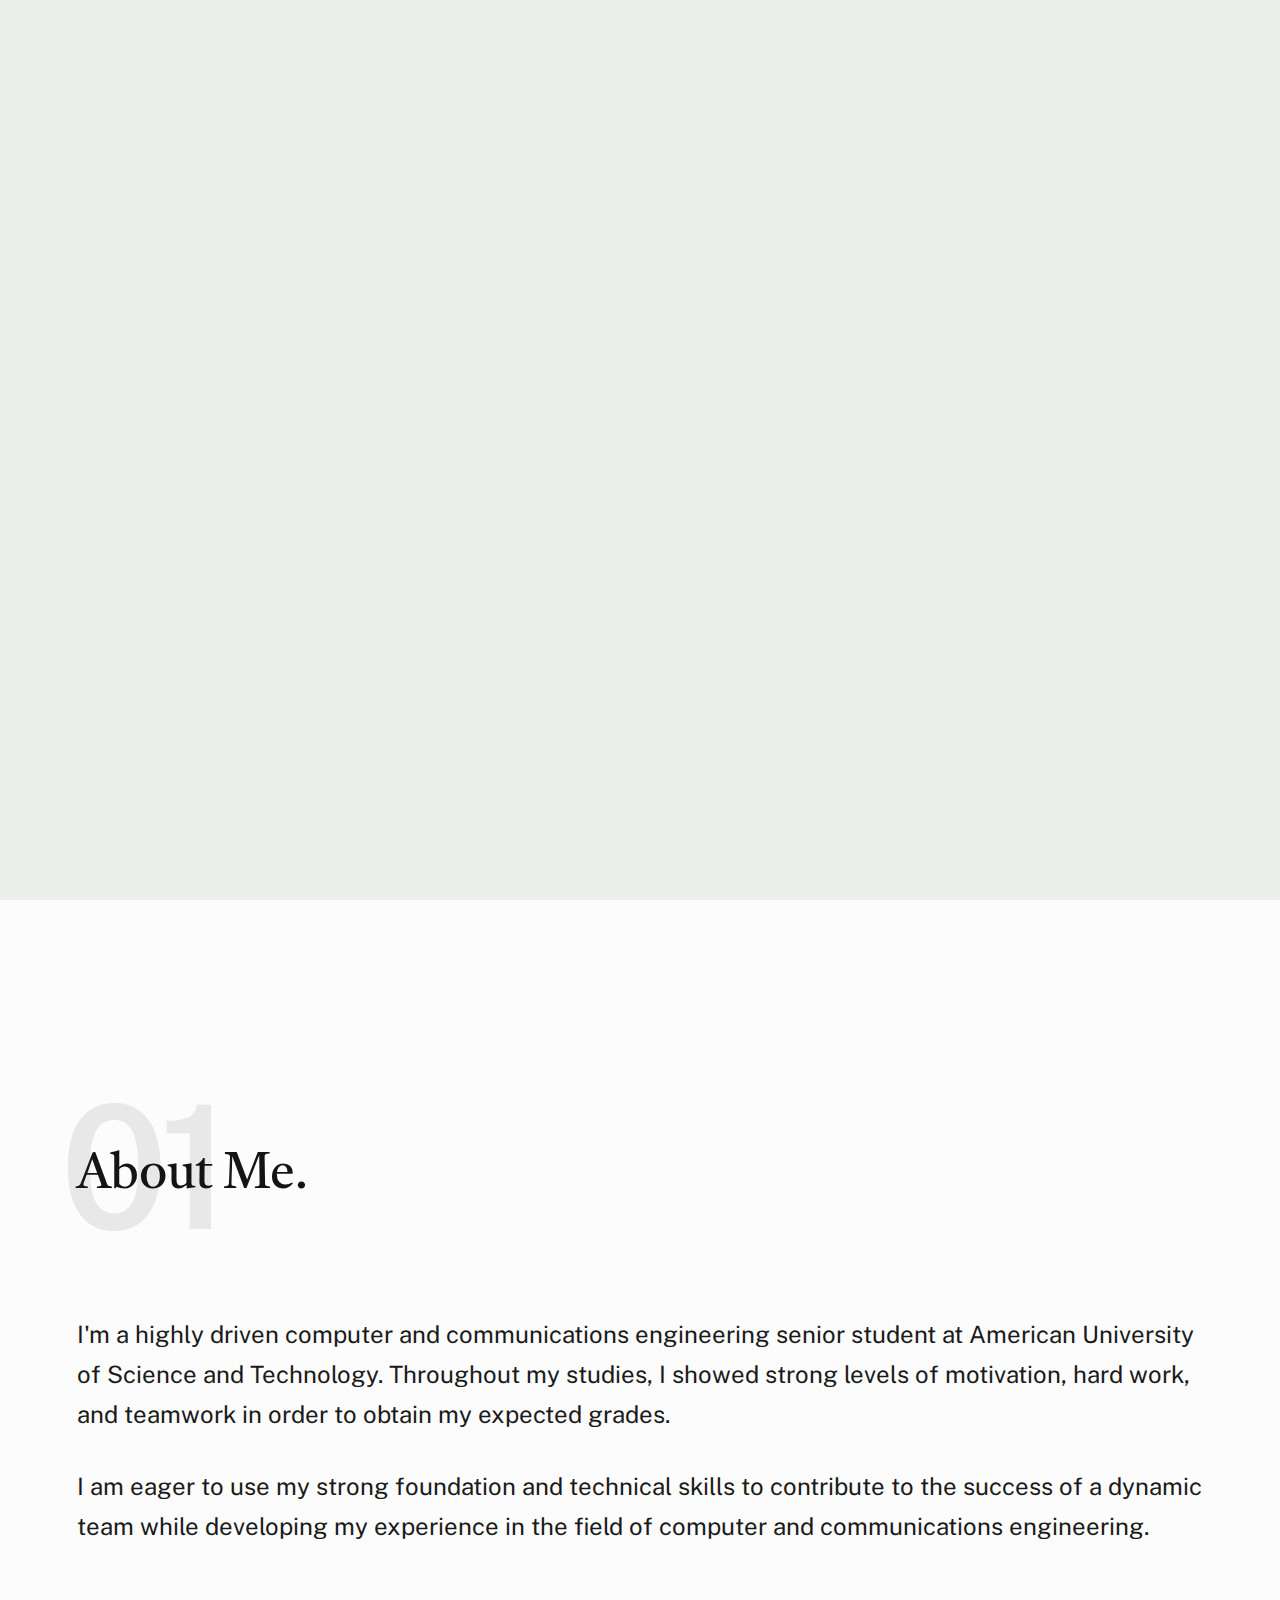
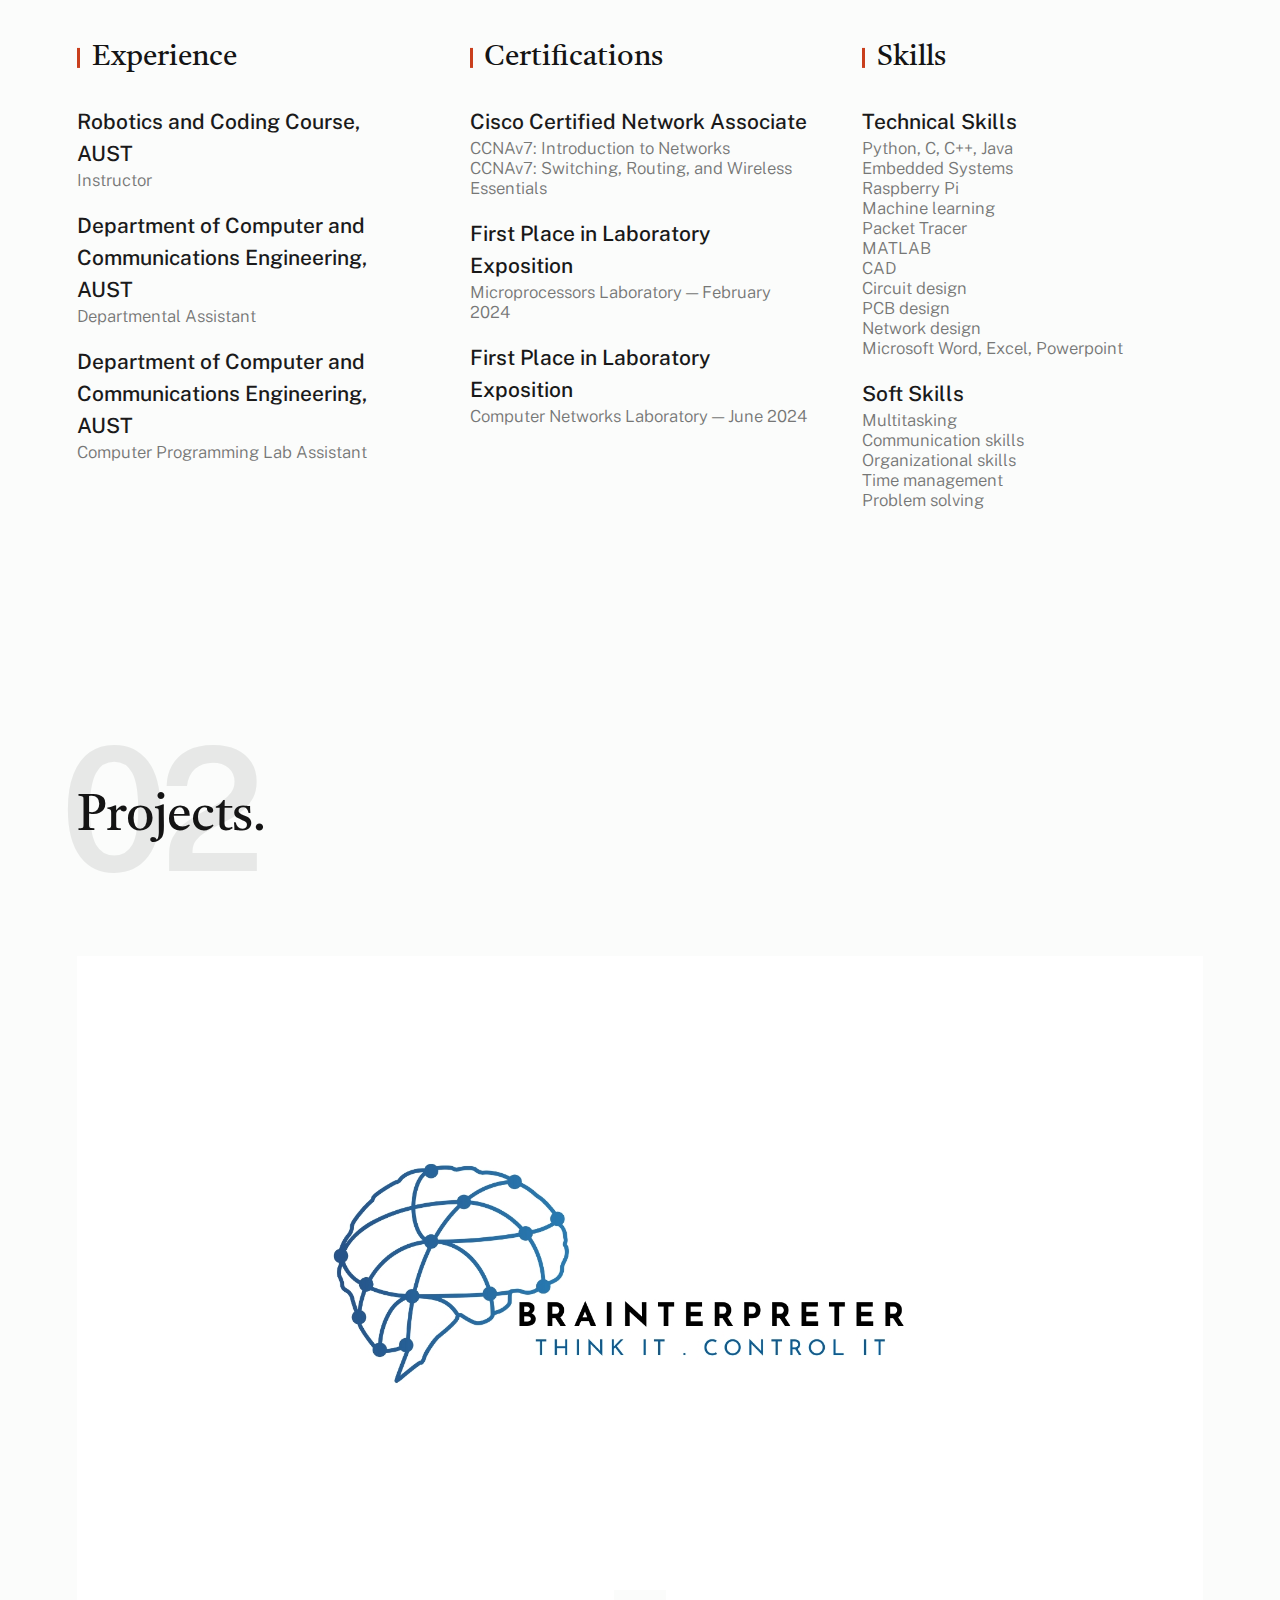
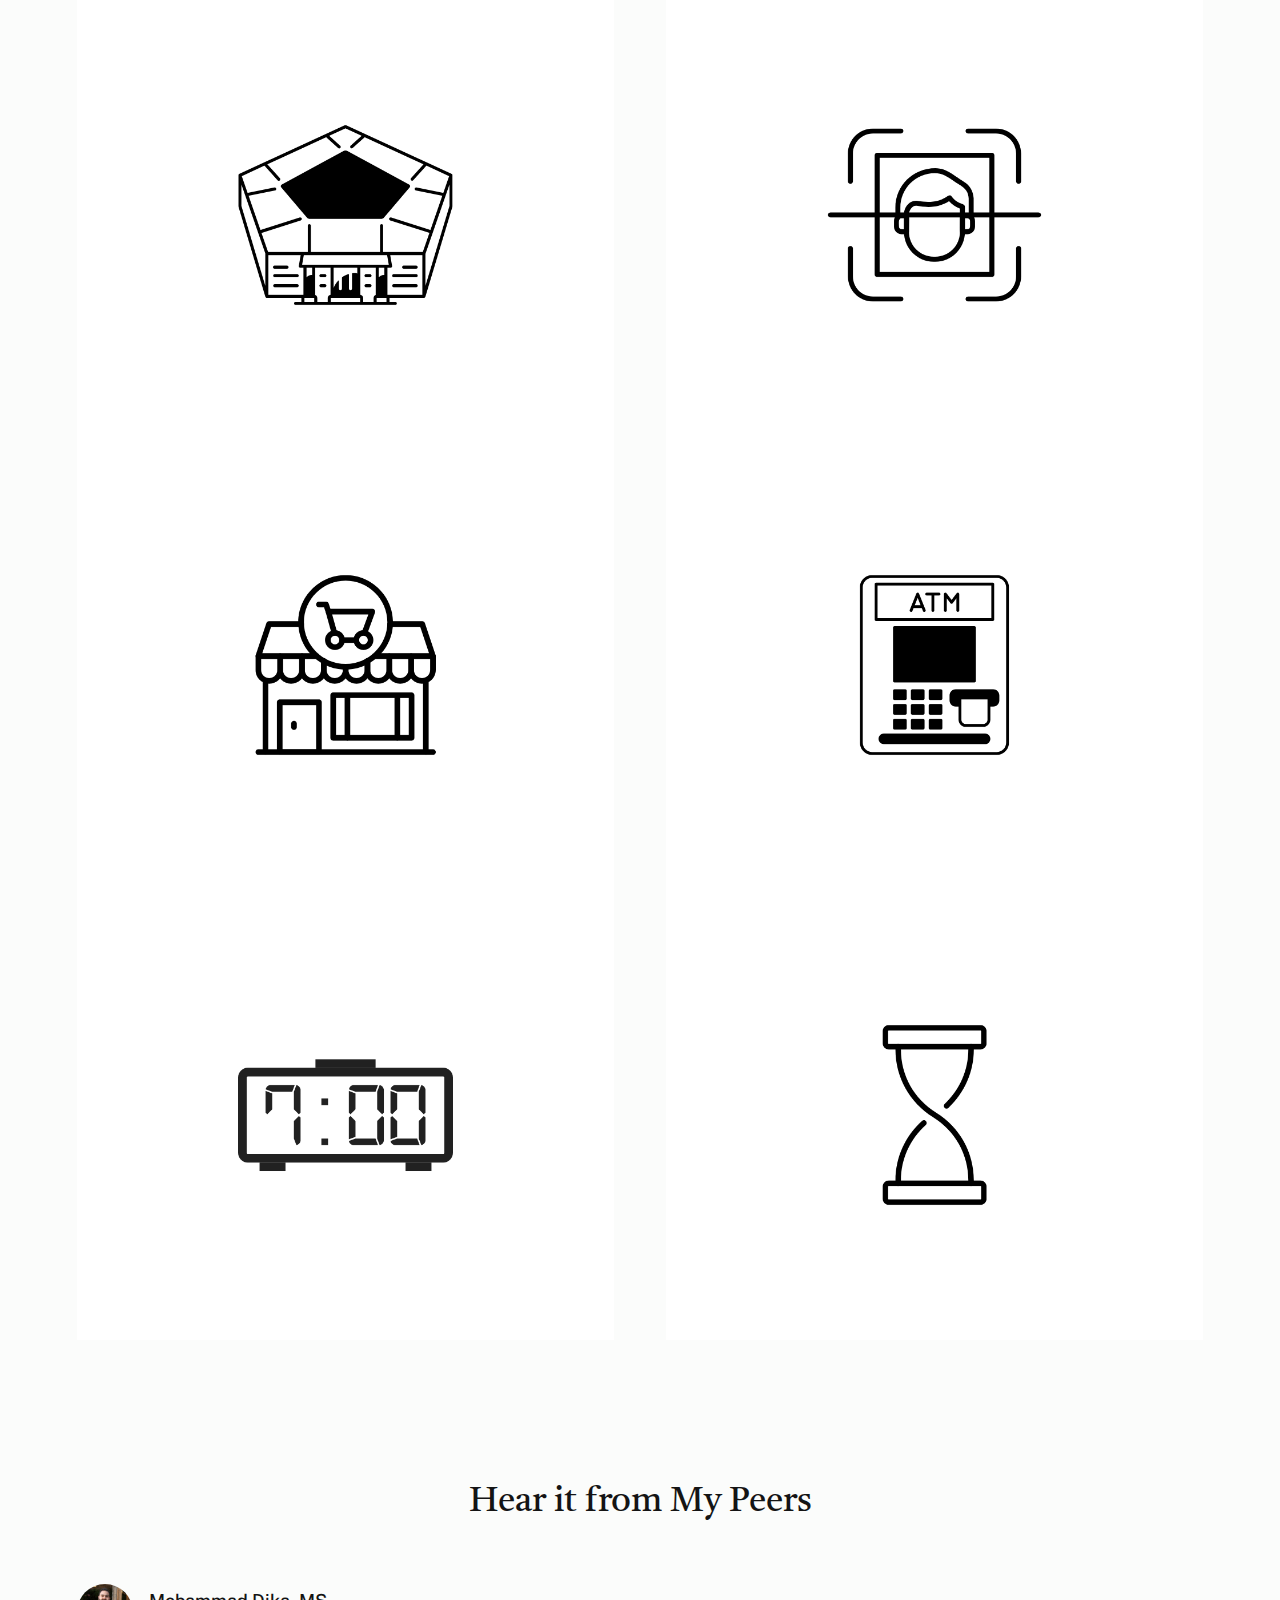
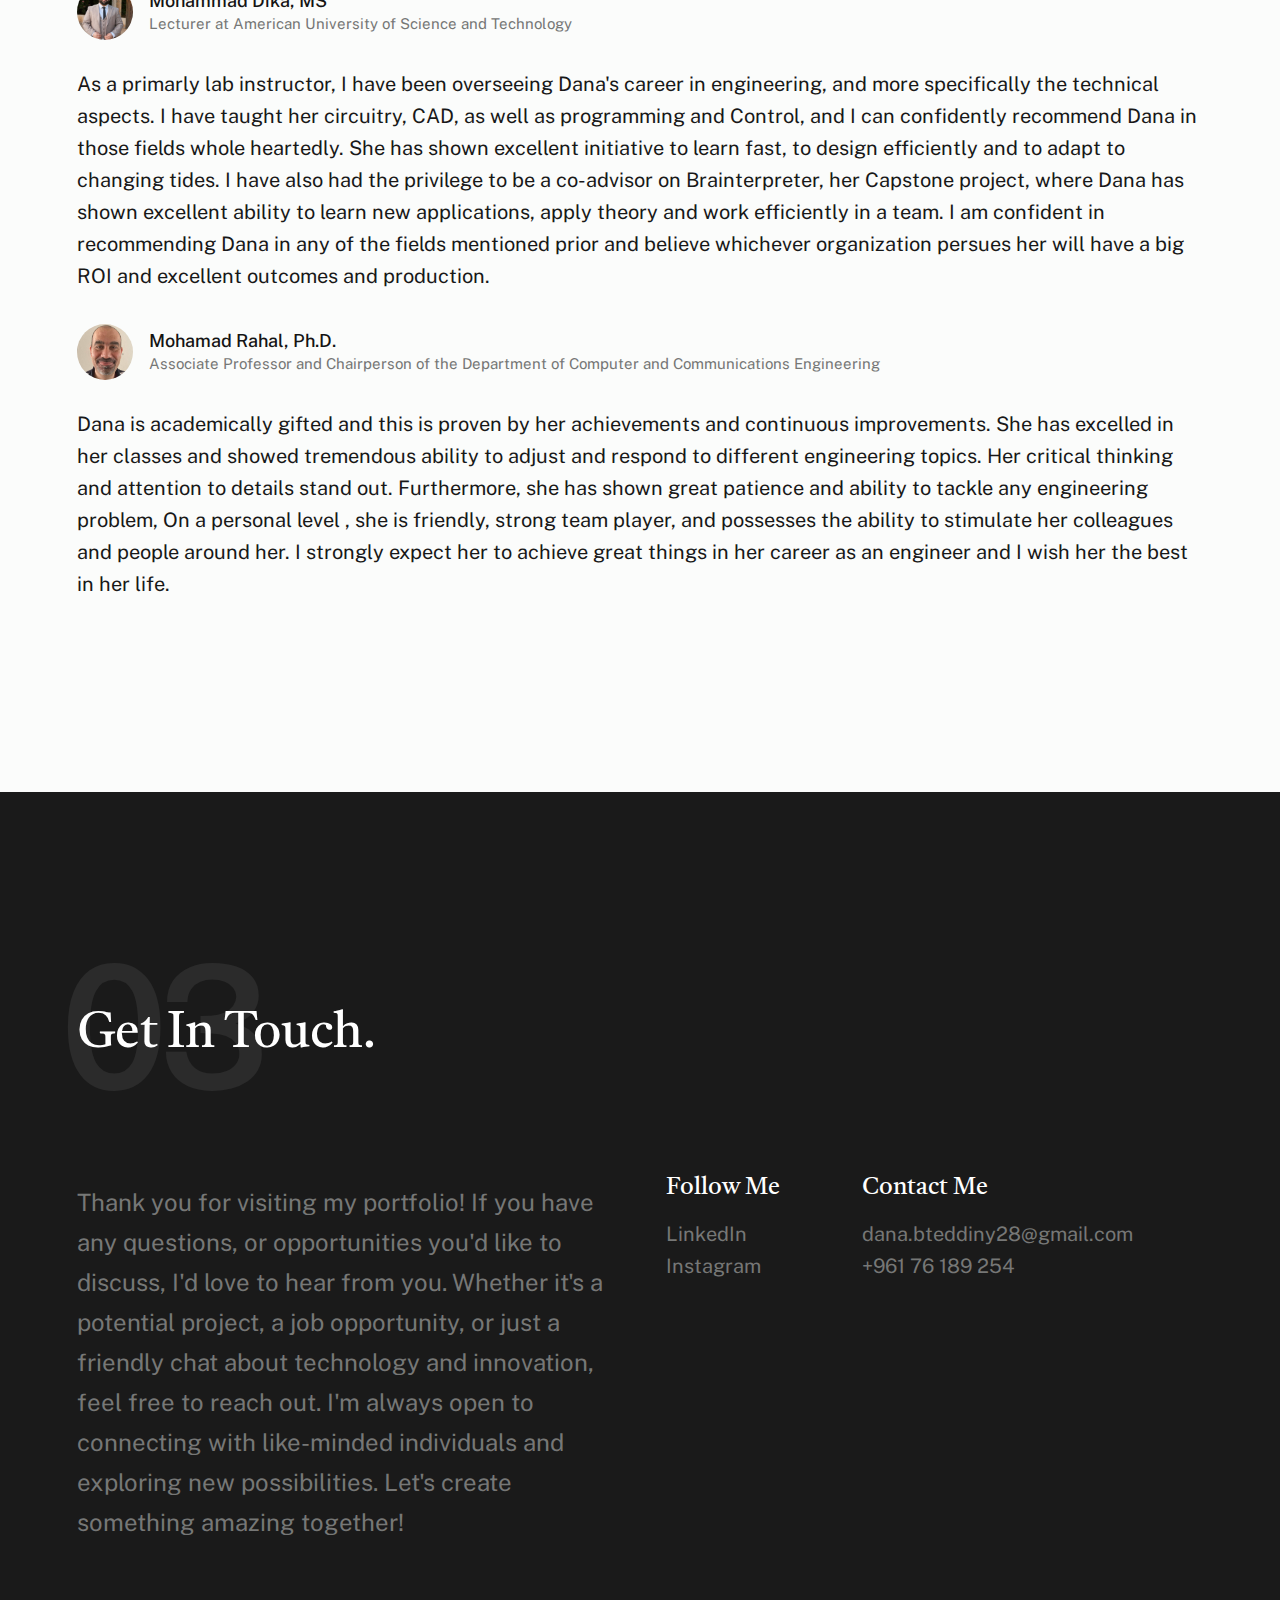
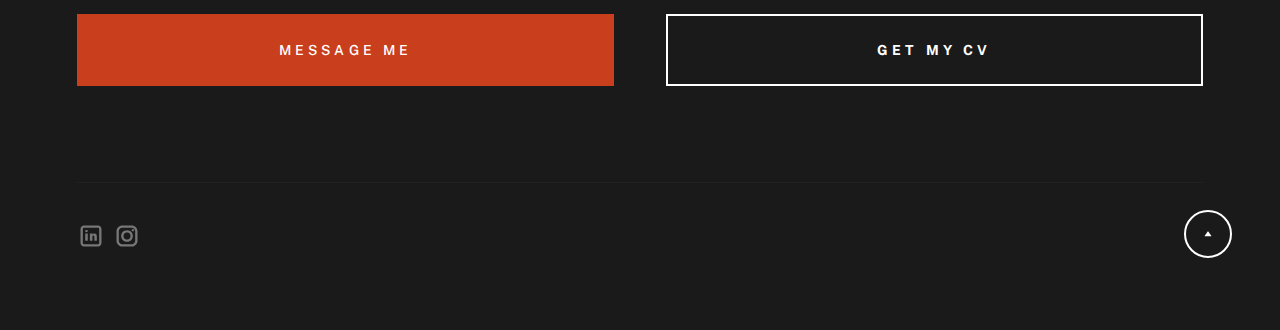
<file: index.html>
<!DOCTYPE html>
    <html lang="en" class="no-js" >
    <head>

        <!--- basic page needs
        ================================================== -->
        <meta charset="utf-8">
        <meta name="viewport" content="width=device-width, initial-scale=1">
        <title>Portfolio</title>

        <script>
            document.documentElement.classList.remove('no-js');
            document.documentElement.classList.add('js');
        </script>

        <!-- CSS
        ================================================== -->
        <link rel="stylesheet" href="css/vendor.css">
        <link rel="stylesheet" href="css/styles.css">
        <!-- favicons
        ================================================== -->
        <link rel="icon" type="image/png" href="dana-images/D.png">

    </head>
</script>
<style>
    .modal {
        display: none;
        position: fixed;
        z-index: 1000;
        left: 0;
        top: 0;
        width: 100%;
        height: 100%;
        background-color: rgba(0,0,0,0.9);
        cursor: pointer;
    }
    
    .modal-content {
        display: block;
        margin: auto;
        max-width: 90%;
        max-height: 90%;
        position: relative;
        top: 50%;
        transform: translateY(-50%);
        pointer-events: none;
    }
    
    .certificate-list {
        list-style-type: none;
        padding-left: 20px;
        margin-top: 5px;
    }
    
    .certificate-link {
        text-decoration: none;
        color: inherit;
    }
    
    .certificate-link:hover {
        text-decoration: underline;
    }
</style>

<script>
    function toggleCertificate(event, modalId) {
        event.preventDefault();
        event.stopPropagation();
        document.getElementById(modalId + '-modal').style.display = "block";
    }
    
    function closeModal() {
        document.querySelectorAll('.modal').forEach(modal => {
            modal.style.display = "none";
        });
    }
    
    // Close when clicking anywhere on the window
    window.addEventListener('click', function(event) {
        const modals = document.querySelectorAll('.modal');
        let shouldClose = false;
        
        modals.forEach(modal => {
            if (modal.style.display === "block") {
                shouldClose = true;
            }
        });
        
        if (shouldClose) {
            closeModal();
        }
    });
</script>
    <body id="top">

        
        <!-- preloader
        ================================================== -->
        <div id="preloader">
            <div id="loader" class="dots-fade">
                <div></div>
                <div></div>
                <div></div>
            </div>
        </div>


        <!-- page wrap
        ================================================== -->
        <div id="page" class="s-pagewrap">


            <!-- # site header 
            ================================================== -->
            <header class="s-header">
                <div class="row s-header__inner">

                    <div class="s-header__block">
                        <div class="s-header__logo">
                            <a class="logo" href="index.html">
                                <img src="dana-images/Logo.png" alt="Homepage">
                            </a>
                        </div>

                        <a class="s-header__menu-toggle" href="#0"><span>Menu</span></a>
                    </div> <!-- end s-header__block -->

                    <nav class="s-header__nav">    
                        <ul class="s-header__menu-links">
                            <li class="current"><a class="smoothscroll" href="#intro">Intro</a></li>
                            <li><a class="smoothscroll" href="#about">About</a></li>
                            <li><a class="smoothscroll" href="#works">Projects</a></li>
                            <li><a class="smoothscroll" href="#footer">Contact</a></li>
                        </ul> <!-- s-header__menu-links -->    
                    </nav> <!-- end s-header__nav -->

                </div> <!-- end s-header__inner -->
            </header> <!-- end s-header -->


            <!-- # intro
            ================================================== -->
            <section id="intro" class="s-intro target-section">

                <div class="row s-intro__content width-sixteen-col">
                    <div class="column lg-12 s-intro__content-inner grid-block grid-16">
                        
                        <div class="s-intro__content-text">

                            <div class="s-intro__content-pretitle text-pretitle">Hello</div>
                            <h1 class="s-intro__content-title">
                            I'm Dana Bteddiny <br>
                            a computer and communications engineer.
                            </h1>                            

                            <div class="s-intro__content-btns">
                                <a class="smoothscroll btn" href="#about">More About Me</a>
                                <a class="smoothscroll btn btn--stroke" href="#footer">Get In Touch</a>
                            </div> <!-- s-intro__content-btns -->   

                        </div> <!-- s-intro__content-text -->                     
                        
                    </div> <!-- s-intro__content-inner -->  
                </div> <!-- s-intro__content -->

                <ul class="s-intro__social social-list">
                    <li>
                        <a href="https://www.instagram.com/dana_bteddini/">
                            <svg xmlns="http://www.w3.org/2000/svg" x="0px" y="0px" width="24" height="24" viewBox="0 0 24 24">
                                <path d="M 8 3 C 5.2504839 3 3 5.2504839 3 8 L 3 16 C 3 18.749516 5.2504839 21 8 21 L 16 21 C 18.749516 21 21 18.749516 21 16 L 21 8 C 21 5.2504839 18.749516 3 16 3 L 8 3 z M 8 5 L 16 5 C 17.668484 5 19 6.3315161 19 8 L 19 16 C 19 17.668484 17.668484 19 16 19 L 8 19 C 6.3315161 19 5 17.668484 5 16 L 5 8 C 5 6.3315161 6.3315161 5 8 5 z M 17 6 A 1 1 0 0 0 17 8 A 1 1 0 0 0 17 6 z M 12 7 C 10.416667 7 9.1018922 7.6297556 8.2519531 8.5859375 C 7.402014 9.5421194 7 10.777778 7 12 C 7 13.222222 7.402014 14.457881 8.2519531 15.414062 C 9.1018922 16.370244 10.416667 17 12 17 C 13.583333 17 14.898108 16.370244 15.748047 15.414062 C 16.597986 14.457882 17 13.222222 17 12 C 17 10.777778 16.597986 9.5421194 15.748047 8.5859375 C 14.898108 7.6297556 13.583333 7 12 7 z M 12 9 C 13.083333 9 13.768559 9.3702444 14.251953 9.9140625 C 14.735347 10.457881 15 11.222222 15 12 C 15 12.777778 14.735347 13.542119 14.251953 14.085938 C 13.768559 14.629755 13.083333 15 12 15 C 10.916667 15 10.231441 14.629756 9.7480469 14.085938 C 9.2646532 13.542118 9 12.777778 9 12 C 9 11.222222 9.2646532 10.457881 9.7480469 9.9140625 C 10.231441 9.3702444 10.916667 9 12 9 z"></path>
                                </svg>
                            <span class="u-screen-reader-text">Instagram</span>
                        </a>
                    </li>
                    <li>
                        <a href="https://www.linkedin.com/in/dana-bteddiny-a4a605228/">
                            <svg xmlns="http://www.w3.org/2000/svg" x="0px" y="0px" width="24" height="24" viewBox="0 0 24 24">
                                <path d="M 6 3 C 4.3550302 3 3 4.3550302 3 6 L 3 18 C 3 19.64497 4.3550302 21 6 21 L 18 21 C 19.64497 21 21 19.64497 21 18 L 21 6 C 21 4.3550302 19.64497 3 18 3 L 6 3 z M 6 5 L 18 5 C 18.56503 5 19 5.4349698 19 6 L 19 18 C 19 18.56503 18.56503 19 18 19 L 6 19 C 5.4349698 19 5 18.56503 5 18 L 5 6 C 5 5.4349698 5.4349698 5 6 5 z M 8.1855469 6.7851562 C 7.4445469 6.7851563 7 7.2293594 7 7.8183594 C 7 8.4113594 7.444375 8.8574219 8.109375 8.8574219 C 8.850375 8.8574219 9.2910156 8.4113594 9.2910156 7.8183594 C 9.2910156 7.2303594 8.8505469 6.7851562 8.1855469 6.7851562 z M 7.0625 9.9628906 L 7.0625 16 L 9.2363281 16 L 9.2363281 9.9628906 L 7.0625 9.9628906 z M 11.033203 9.9628906 L 11.033203 16 L 13.207031 16 L 13.207031 12.697266 C 13.207031 11.718266 13.908141 11.574219 14.119141 11.574219 C 14.330141 11.574219 14.892578 11.785266 14.892578 12.697266 L 14.892578 16 L 17 16 L 17 12.697266 C 17 10.806266 16.154516 9.9628906 15.103516 9.9628906 C 14.052516 9.9628906 13.490031 10.312641 13.207031 10.806641 L 13.207031 9.9628906 L 11.033203 9.9628906 z"></path>
                            </svg>
                            <span class="u-screen-reader-text">LinkedIn</span>
                        </a>
                    </li>
                </ul> <!-- end s-intro__social -->

                <div class="s-intro__content-media">                               
                    <img src="dana-images/me.jpg" srcset="dana-images/me.jpg 1x, dana-images/me.jpg 2x" alt="">
                </div> <!-- s-intro__content-media -->                

                <div class="s-intro__btn-download">
                    <a class="btn btn--stroke" href="https://raw.githubusercontent.com/DanaBteddiny/DanaBteddiny.github.io/main/Dana%20Bteddiny%20-%20CV.pdf

                    ">Get My CV</a>
                </div> <!-- end s-intro__btn-download -->
                
                <div class="s-intro__scroll-down">
                    <a href="#about" class="smoothscroll">
                        <div class="scroll-icon">
                            <svg xmlns="http://www.w3.org/2000/svg" width="24" height="24" viewBox="0 0 24 24" style="fill: rgba(0, 0, 0, 1);transform: ;msFilter:;"><path d="M11.178 19.569a.998.998 0 0 0 1.644 0l9-13A.999.999 0 0 0 21 5H3a1.002 1.002 0 0 0-.822 1.569l9 13z"></path></svg>
                        </div>
                        <span class="scroll-text u-screen-reader-text">Scroll Down</span>
                    </a>
                </div> <!-- s-intro__scroll-down -->

            </section> <!-- end s-intro -->


            <!-- # about
            ================================================== -->
            <section id="about" class="s-about target-section">

                <div class="row s-about__content">
                    <div class="column xl-12">    
                        
                        <div class="section-header" data-num="01">
                            <h2 class="text-display-title">About Me.</h2>
                        </div> <!-- end section-header -->

                        <p class="attention-getter">
                        I'm a highly driven computer and communications engineering senior student at American University of Science and Technology. Throughout my studies, I showed strong levels of motivation, hard work, and teamwork in order to obtain my expected grades.
                        </p>

                        <p class="attention-getter">
                            I am eager to use my strong foundation and technical skills to contribute to the success of a dynamic team while developing my experience in the field of computer and communications engineering.
                        </p>

                        <div class="grid-list-items s-about__blocks">

                            <div class="grid-list-items__item s-about__block">
                                <h4 class="s-about__block-title">Experience</h4>
                                <ul class="s-about__list">
                                    <li>
                                        Robotics and Coding Course, AUST
                                        <span>Instructor</span>
                                    </li>
                                    <li>
                                        Department of Computer and Communications Engineering, AUST
                                        <span>Departmental Assistant</span>
                                    </li>
                                    <li>
                                        Department of Computer and Communications Engineering, AUST
                                        <span>Computer Programming Lab Assistant</span>
                                    </li>
                                </ul>
                            </div> <!--end s-about__block -->

                            <div class="grid-list-items__item s-about__block">
                                <h4 class="s-about__block-title">Certifications</h4>

                                <ul class="s-about__list">
                                    <li>
                                        Cisco Certified Network Associate
                                        <a class="certificate-list">
                                                <a href="#" class="certificate-link" onclick="toggleCertificate(event, 'ccna1')">
                                                    <span>CCNAv7: Introduction to Networks</span>
                                                </a>
                                                <a href="#" class="certificate-link" onclick="toggleCertificate(event, 'ccna2')">
                                                    <span>CCNAv7: Switching, Routing, and Wireless Essentials</span>
                                                </a>
                                            </a>
                                        
                                        <!-- Modals for certificates -->
                                        <div id="ccna1-modal" class="modal" onclick="closeModal()">
                                            <img class="modal-content" src="dana-images/ccna1.png">
                                        </div>
                                        <div id="ccna2-modal" class="modal" onclick="closeModal()">
                                            <img class="modal-content" src="dana-images/ccna2.png">
                                        </div>
                                    </li>
                                    <li>
                                        <a>
                                            First Place in Laboratory Exposition
                                            <span>Microprocessors Laboratory — February 2024</span>
                                        </a>
                                    </li>
                                    <li>
                                        <a>
                                            First Place in Laboratory Exposition
                                            <span>Computer Networks Laboratory — June 2024</span>
                                        </a>
                                    </li>
                                </ul>
                            </div> <!--end s-about__block -->
                            
                            <div class="grid-list-items__item s-about__block">
                                <h4 class="s-about__block-title">Skills</h4>

                                <ul class="s-about__list">
                                    <li>
                                        Technical Skills
                                        <span>Python, C, C++, Java <br>
                                            Embedded Systems<br>
                                            Raspberry Pi <br>
                                            Machine learning <br>
                                            Packet Tracer <br>
                                            MATLAB <br>
                                            CAD <br>
                                            Circuit design<br>
                                            PCB design <br>
                                            Network design <br>
                                            Microsoft Word, Excel, Powerpoint 
                                        </span>
                                    </li>
                                    <li>
                                        Soft Skills 
                                        <span>
                                            Multitasking<br>
                                            Communication skills <br>
                                            Organizational skills <br>
                                            Time management <br>
                                            Problem solving 
                                        </span>                               
                                </ul>
                            </div> <!--end s-about__block -->

                        </div> <!-- grid-list-items -->

                    </div> <!--end column -->
                </div> <!--end s-about__content -->
                
            </section> <!-- end s-about -->   



            <!-- # works
            ================================================== -->
            <section id="works" class="s-works target-section">

                <div class="row">
                    <div class="column xl-12">
                        <div class="section-header" data-num="02">
                            <h2 class="text-display-title">Projects.</h2>
                        </div> <!-- end section-header -->
                    </div>
                </div>

                <div class="row folio-entries">
                    <div class="column entry span-two-columns">
                        <a href="dana-images/Brainterpreter.jpg" class="entry__link glightbox" data-glightbox="title: Brainterpreter; description: .entry__desc-new">
                            <div class="entry__thumb">
                                <img src="dana-images/Brainterpreter.jpg" srcset="dana-images/Brainterpreter.jpg 1x, dana-images/Brainterpreter.jpg 2x" alt="">
                            </div>
                            <div class="entry__info">
                                <h4 class="entry__title">Brainterpreter</h4>
                                <div class="entry__cat">Senior Project</div>
                            </div>
                        </a>
                    
                        <div class="glightbox-desc entry__desc-new">
                            <p>
                                Brainterpreter is a Brain-Computer Interface technology based smart home control system designed for individuals with severe physical disabilities.
                                <a href="projects/brainterpreter.html">Project Link</a>.
                            </p>
                        </div>
                    </div> <!-- end entry -->
                    <div class="column entry">
                        <a href="dana-images/pentagon.png" class="entry__link glightbox" data-glightbox="title: Pentagon Network; description: .entry__desc-01">
                            <div class="entry__thumb">
                                <img src="dana-images/pentagon.png"srcset="dana-images/pentagon.png 1x, dana-images/pentagon.png 2x" alt="">
                            </div>
                            <div class="entry__info">
                                <h4 class="entry__title">Pentagon Network</h4>
                                <div class="entry__cat">Computer Networks</div>
                            </div>
                        </a>

                        <div class="glightbox-desc entry__desc-01">
                            <p>
                            Created a security-focused simulation of the Pentagon's computer network, emphasizing data flow and network security.
                            <a href="projects/pentagon.html">Project Link</a>.
                            </p>
                        </div>
                    </div> <!-- entry -->

                    <div class="column entry">
                        <a href="dana-images/facerec.png" class="entry__link glightbox" data-glightbox="title: Face Recognition Access System; description: .entry__desc-02">
                            <div class="entry__thumb">
                                <img src="dana-images/facerec.png" srcset="dana-images/facerec.png 1x, dana-images/facerec.png 2x" alt="">
                            </div>
                            <div class="entry__info">
                                <h4 class="entry__title">Face Recognition Access System</h4>
                                <div class="entry__cat">Embedded Systems</div>
                            </div>
                        </a>

                        <div class="glightbox-desc entry__desc-02">
                            <p>
                            Developed a Python-based face recognition system that grants users access to their saved credentials.
                            <a href="projects\face_recognition.html">Project Link</a>.
                            </p>
                        </div>
                    </div> <!-- entry -->

                    <div class="column entry">
                        <a href="dana-images/store.png" class="entry__link glightbox" data-glightbox="title: Retail Shop Application; description: .entry__desc-03">
                            <div class="entry__thumb">
                                <img src="dana-images/store.png" srcset="dana-images/store.png 1x, dana-images/store.png 2x" alt="">
                            </div>
                            <div class="entry__info">
                                <h4 class="entry__title">Retail Shop Application</h4>
                                <div class="entry__cat">Computer Programming</div>
                            </div>
                        </a>

                        <div class="glightbox-desc entry__desc-03">
                            <p>
                            Designed an interactive retail store application using C++.
                            <a href="projects\retail_shop.html">Project Link</a>.
                            </p>
                        </div>
                    </div> <!-- entry -->

                    <div class="column entry">
                        <a href="dana-images/atm.png" class="entry__link glightbox" data-glightbox="title: ATM Application; description: .entry__desc-04">
                            <div class="entry__thumb">
                                <img src="dana-images/atm.png" srcset="dana-images/atm.png 1x, dana-images/atm.png 2x" alt="">
                            </div>
                            <div class="entry__info">
                                <h4 class="entry__title">ATM Application</h4>
                                <div class="entry__cat">Computer Programming</div>
                            </div>
                        </a>

                        <div class="glightbox-desc entry__desc-04">
                            <p>
                            Built a JAVA-based ATM application for banking transactions.
                            <a href="projects\ATM.html">Project Link</a>.
                            </p>
                        </div>
                    </div> <!-- entry -->

                    <div class="column entry">
                        <a href="dana-images/clock.png" class="entry__link glightbox" data-glightbox="title: Digital Clock; description: .entry__desc-05">
                            <div class="entry__thumb">
                                <img src="dana-images/clock.png" srcset="dana-images/clock.png 1x, dana-images/clock.png 2x" alt="">
                            </div>
                            <div class="entry__info">
                                <h4 class="entry__title">Digital Ben</h4>
                                <div class="entry__cat">Digital Systems</div>
                            </div>
                        </a>

                        <div class="glightbox-desc entry__desc-05">
                            <p>
                            Built a digital clock using digital systems, which displays the current time using 7-segment LED displays.
                            <a href="projects/digitalClock.html">Project Link</a>.
                            </p>
                        </div>
                    </div> <!-- entry -->

                    <div class="column entry">
                        <a href="dana-images/hourglass.png" class="entry__link glightbox" data-glightbox="title: LED Hourglass; description: .entry__desc-06">
                            <div class="entry__thumb">
                                <img src="dana-images/hourglass.png" srcset="dana-images/hourglass.png 1x, dana-images/hourglass.png 2x" alt="">
                            </div>
                            <div class="entry__info">
                                <h4 class="entry__title">LED Hourglass</h4>
                                <div class="entry__cat">Microprocessors</div>
                            </div>
                        </a>

                        <div class="glightbox-desc entry__desc-06">
                            <p>
                            Designed and developed a digital hourglass using Arduino nano.
                            <a href="projects/thehourglass.html">Project Link</a>.
                            </p>
                        </div>
                    </div> <!-- entry --> 

                </div> <!-- folio entries -->


                <div class="row s-testimonials">
                    <div class="column xl-12">

                        <h3 class="s-testimonials__header">Hear it from My Peers</h3>
        
                        <div class="s-testimonials__grid">
        
                            <div class="s-testimonials__slide">
                            <!--    
                                <div class="s-testimonials__slide swiper-slide">
                                    <div class="s-testimonials__author">
                                        <img src="images/avatars/user-02.jpg" alt="Author image" class="s-testimonials__avatar">
                                        <cite class="s-testimonials__cite">
                                            <strong>Mohamad Rahal, Ph.D</strong>
                                            <span>Chair of Computer and Communications Engineering at AUST</span>
                                        </cite>
                                    </div>
                                    <p>
                                    Molestiae incidunt consequatur quis ipsa autem nam sit enim magni. Voluptas tempore rem. 
                                    Explicabo a quaerat sint autem dolore ducimus ut consequatur neque. Nisi dolores quaerat fuga rem nihil nostrum.
                                    Laudantium quia consequatur molestias.
                                    </p>
                                </div>-->
                
                                <div class="s-testimonials__slide">
                                    <div class="s-testimonials__author">
                                        <img src="dana-images/MD.png" alt="Author image" class="s-testimonials__avatar">
                                        <cite class="s-testimonials__cite">
                                            <strong>Mohammad Dika, MS</strong>
                                            <span>Lecturer at American University of Science and Technology</span>
                                        </cite>
                                    </div>
                                    <p>
                                        As a primarly lab instructor, I have been overseeing Dana's career in engineering, and more specifically the technical aspects.
                                        I have taught her circuitry, CAD, as well as programming and Control, and I can confidently recommend Dana in those fields whole heartedly.
                                        She has shown excellent initiative to learn fast, to design efficiently and to adapt to changing tides. I have also had the privilege 
                                        to be a co-advisor on Brainterpreter, her Capstone project, where Dana has shown excellent ability to learn new applications, apply theory
                                        and work efficiently in a team. I am confident in recommending Dana in any of the fields mentioned prior and believe whichever organization
                                        persues her will have a big ROI and excellent outcomes and production.
                                    </p>
                                    <div class="s-testimonials__author">
                                        <img src="dana-images/MR.jpg" alt="Author image" class="s-testimonials__avatar">
                                        <cite class="s-testimonials__cite">
                                            <strong>Mohamad Rahal, Ph.D.</strong>
                                            <span>Associate Professor and Chairperson of the Department of Computer and Communications Engineering</span>
                                        </cite>
                                    </div>
                                    <p>
                                        Dana is academically gifted and this is proven by her achievements and continuous improvements. 
                                        She has excelled in her classes and showed tremendous ability to adjust and respond to different engineering topics. 
                                        Her critical thinking and attention to details stand out. Furthermore,  she has shown great patience and ability to tackle any 
                                        engineering problem, On a personal level , she is friendly, strong team player, and possesses the ability to stimulate her colleagues 
                                        and people around her. I strongly expect her to achieve great things in her career as an engineer and I wish her the best in her life.
                                    </p>
                                </div> <!-- end s-testimonials__slide -->
                
                            </div> <!-- end swiper-wrapper -->
        
                            <div class="swiper-pagination"></div>
        
                        </div> <!-- end swiper-container -->
        
                    </div> <!-- end column -->
                </div> <!-- end s-testimonials -->

            </section> <!-- end s-works --> 


           
            <!-- # footer 
            ================================================== -->
            <footer id="footer" class="s-footer target-section">

                <div class="row">
                    <div class="column lg-12">
                        <div class="section-header light-on-dark" data-num="03">
                            <h2 class="text-display-title">Get In Touch.</h2>
                        </div> <!-- end section-header -->
                    </div>
                </div>

                <div class="row s-footer__content">

                    <div class="column xl-6 md-12 s-footer__block s-footer__about">                    
                        <p class="attention-getter">
                            Thank you for visiting my portfolio! If you have any questions, or opportunities you'd like to discuss, I'd love to hear from you.
                            Whether it's a potential project, a job opportunity, or just a friendly chat about technology and innovation, feel free to reach out.
                            I'm always open to connecting with like-minded individuals and exploring new possibilities. Let's create something amazing together!
                        </p>               
                    </div> <!-- end section-footer__about -->

                    <div class="column xl-6 md-12 s-footer__block s-footer__site-links">
                        <div class="row">
                            <div class="column xl-4 lg-5 md-6 tab-12">
                                <h5>Follow Me</h5>
                                <ul class="link-list">
                                    <li><a href="https://www.linkedin.com/in/dana-bteddiny-a4a605228/">LinkedIn</a></li>
                                    <li><a href="https://www.instagram.com/dana_bteddini/">Instagram</a></li>
                                </ul>
                            </div>
                            <div class="column xl-6 md-6 tab-12">
                                <h5>Contact Me</h5>
                                <ul class="link-list">
                                    <li><a href="mailto:dana.bteddiny28@gmail.com">dana.bteddiny28@gmail.com</a></li>
                                    <li><a href="tel:+96176189254">+961 76 189 254</a></li>
                                </ul> 
                            </div>
                        </div>                    
                    </div> <!-- end section-footer__site-links -->

                </div> <!-- end section-footer__content -->


                <div class="row s-footer__buttons">
                
                    <div class="column xl-6 tab-12">
                        <a href="mailto:dana.bteddiny@gmail.com" class="btn btn--primary btn--large u-fullwidth">Message Me</a>
                    </div>
            
                    <div class="column xl-6 tab-12">                    
                        <a href="https://raw.githubusercontent.com/DanaBteddiny/DanaBteddiny.github.io/main/Dana%20Bteddiny%20-%20CV.pdf" class="btn btn--stroke btn--large u-fullwidth">Get My CV</a>
                    </div>
                
                </div> <!-- end section-footer__buttons -->              
                
                <div class="row s-footer__bottom">
                    
                    <div class="column xl-6 lg-12">
                        <ul class="s-footer__social social-list">
                            <li>
                                <a href="https://www.linkedin.com/in/dana-bteddiny-a4a605228/">
                                    <svg xmlns="http://www.w3.org/2000/svg" x="0px" y="0px" width="24" height="24" viewBox="0 0 24 24">
                                        <path d="M 6 3 C 4.3550302 3 3 4.3550302 3 6 L 3 18 C 3 19.64497 4.3550302 21 6 21 L 18 21 C 19.64497 21 21 19.64497 21 18 L 21 6 C 21 4.3550302 19.64497 3 18 3 L 6 3 z M 6 5 L 18 5 C 18.56503 5 19 5.4349698 19 6 L 19 18 C 19 18.56503 18.56503 19 18 19 L 6 19 C 5.4349698 19 5 18.56503 5 18 L 5 6 C 5 5.4349698 5.4349698 5 6 5 z M 8.1855469 6.7851562 C 7.4445469 6.7851563 7 7.2293594 7 7.8183594 C 7 8.4113594 7.444375 8.8574219 8.109375 8.8574219 C 8.850375 8.8574219 9.2910156 8.4113594 9.2910156 7.8183594 C 9.2910156 7.2303594 8.8505469 6.7851562 8.1855469 6.7851562 z M 7.0625 9.9628906 L 7.0625 16 L 9.2363281 16 L 9.2363281 9.9628906 L 7.0625 9.9628906 z M 11.033203 9.9628906 L 11.033203 16 L 13.207031 16 L 13.207031 12.697266 C 13.207031 11.718266 13.908141 11.574219 14.119141 11.574219 C 14.330141 11.574219 14.892578 11.785266 14.892578 12.697266 L 14.892578 16 L 17 16 L 17 12.697266 C 17 10.806266 16.154516 9.9628906 15.103516 9.9628906 C 14.052516 9.9628906 13.490031 10.312641 13.207031 10.806641 L 13.207031 9.9628906 L 11.033203 9.9628906 z"></path>
                                    </svg>
                                    <span class="u-screen-reader-text">LinkedIn</span>
                                </a>
                            </li>
                            <li>
                                <a href="https://www.instagram.com/dana_bteddini/">
                                    <svg xmlns="http://www.w3.org/2000/svg" x="0px" y="0px" width="24" height="24" viewBox="0 0 24 24">
                                        <path d="M 8 3 C 5.2504839 3 3 5.2504839 3 8 L 3 16 C 3 18.749516 5.2504839 21 8 21 L 16 21 C 18.749516 21 21 18.749516 21 16 L 21 8 C 21 5.2504839 18.749516 3 16 3 L 8 3 z M 8 5 L 16 5 C 17.668484 5 19 6.3315161 19 8 L 19 16 C 19 17.668484 17.668484 19 16 19 L 8 19 C 6.3315161 19 5 17.668484 5 16 L 5 8 C 5 6.3315161 6.3315161 5 8 5 z M 17 6 A 1 1 0 0 0 17 8 A 1 1 0 0 0 17 6 z M 12 7 C 10.416667 7 9.1018922 7.6297556 8.2519531 8.5859375 C 7.402014 9.5421194 7 10.777778 7 12 C 7 13.222222 7.402014 14.457881 8.2519531 15.414062 C 9.1018922 16.370244 10.416667 17 12 17 C 13.583333 17 14.898108 16.370244 15.748047 15.414062 C 16.597986 14.457882 17 13.222222 17 12 C 17 10.777778 16.597986 9.5421194 15.748047 8.5859375 C 14.898108 7.6297556 13.583333 7 12 7 z M 12 9 C 13.083333 9 13.768559 9.3702444 14.251953 9.9140625 C 14.735347 10.457881 15 11.222222 15 12 C 15 12.777778 14.735347 13.542119 14.251953 14.085938 C 13.768559 14.629755 13.083333 15 12 15 C 10.916667 15 10.231441 14.629756 9.7480469 14.085938 C 9.2646532 13.542118 9 12.777778 9 12 C 9 11.222222 9.2646532 10.457881 9.7480469 9.9140625 C 10.231441 9.3702444 10.916667 9 12 9 z"></path>
                                        </svg>
                                    <span class="u-screen-reader-text">Instagram</span>
                                </a>
                            </li>
                        </ul> 
                    </div> <!-- end section-footer__social -->

                    
                </div> <!-- end section-footer__bottom -->          

                <div class="ss-go-top">
                    <a class="smoothscroll" title="Back to Top" href="#top">                 
                        <svg xmlns="http://www.w3.org/2000/svg" width="24" height="24" viewBox="0 0 24 24" style="fill: rgba(0, 0, 0, 1);transform: ;msFilter:;"><path d="M5.536 21.886a1.004 1.004 0 0 0 1.033-.064l13-9a1 1 0 0 0 0-1.644l-13-9A1 1 0 0 0 5 3v18a1 1 0 0 0 .536.886z"></path></svg>
                    </a>                                
                    <span>Back To Top</span>   
                </div> <!-- end ss-go-top -->
                
            </footer> <!-- end s-footer -->

        </div> <!-- end page-wrap -->


        <!-- Java Script
        ================================================== -->
        <script src="js/plugins.js"></script>
        <script src="js/main.js"></script>

    </body>
    </html>
</file>
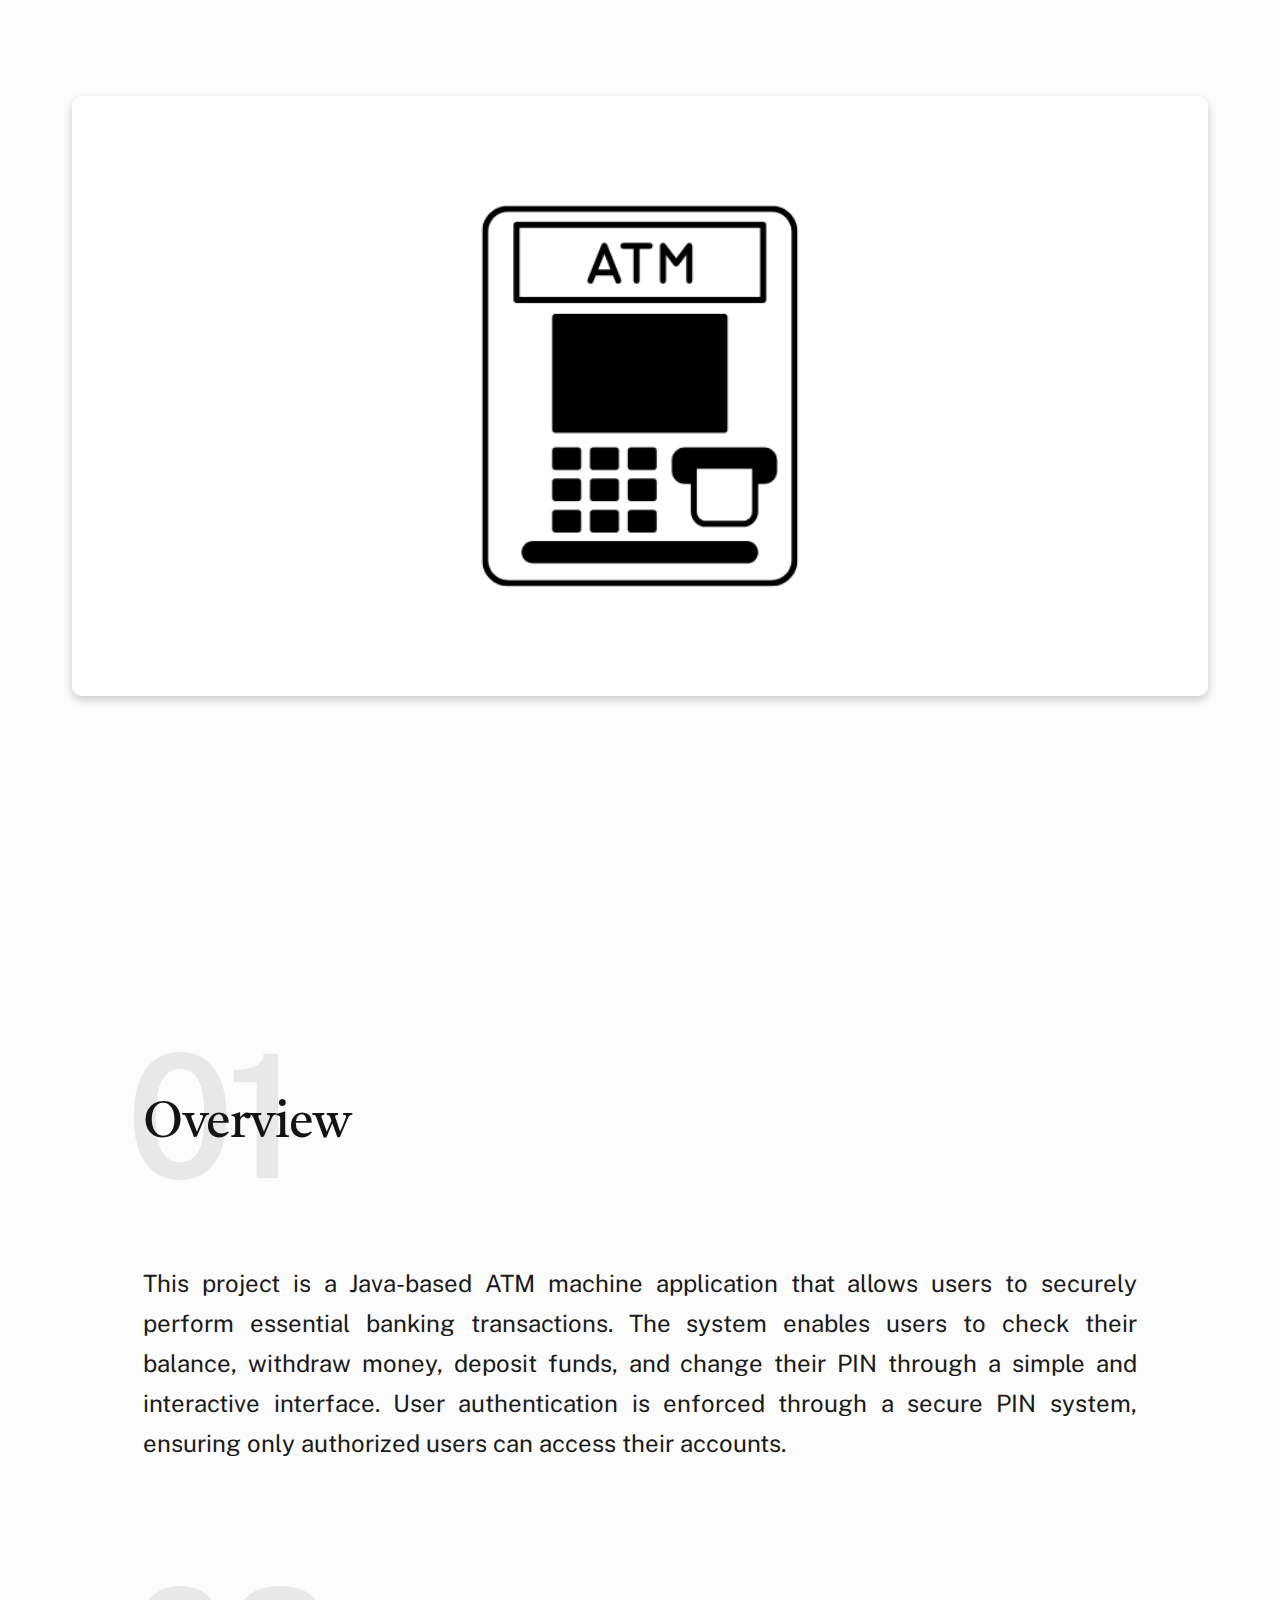
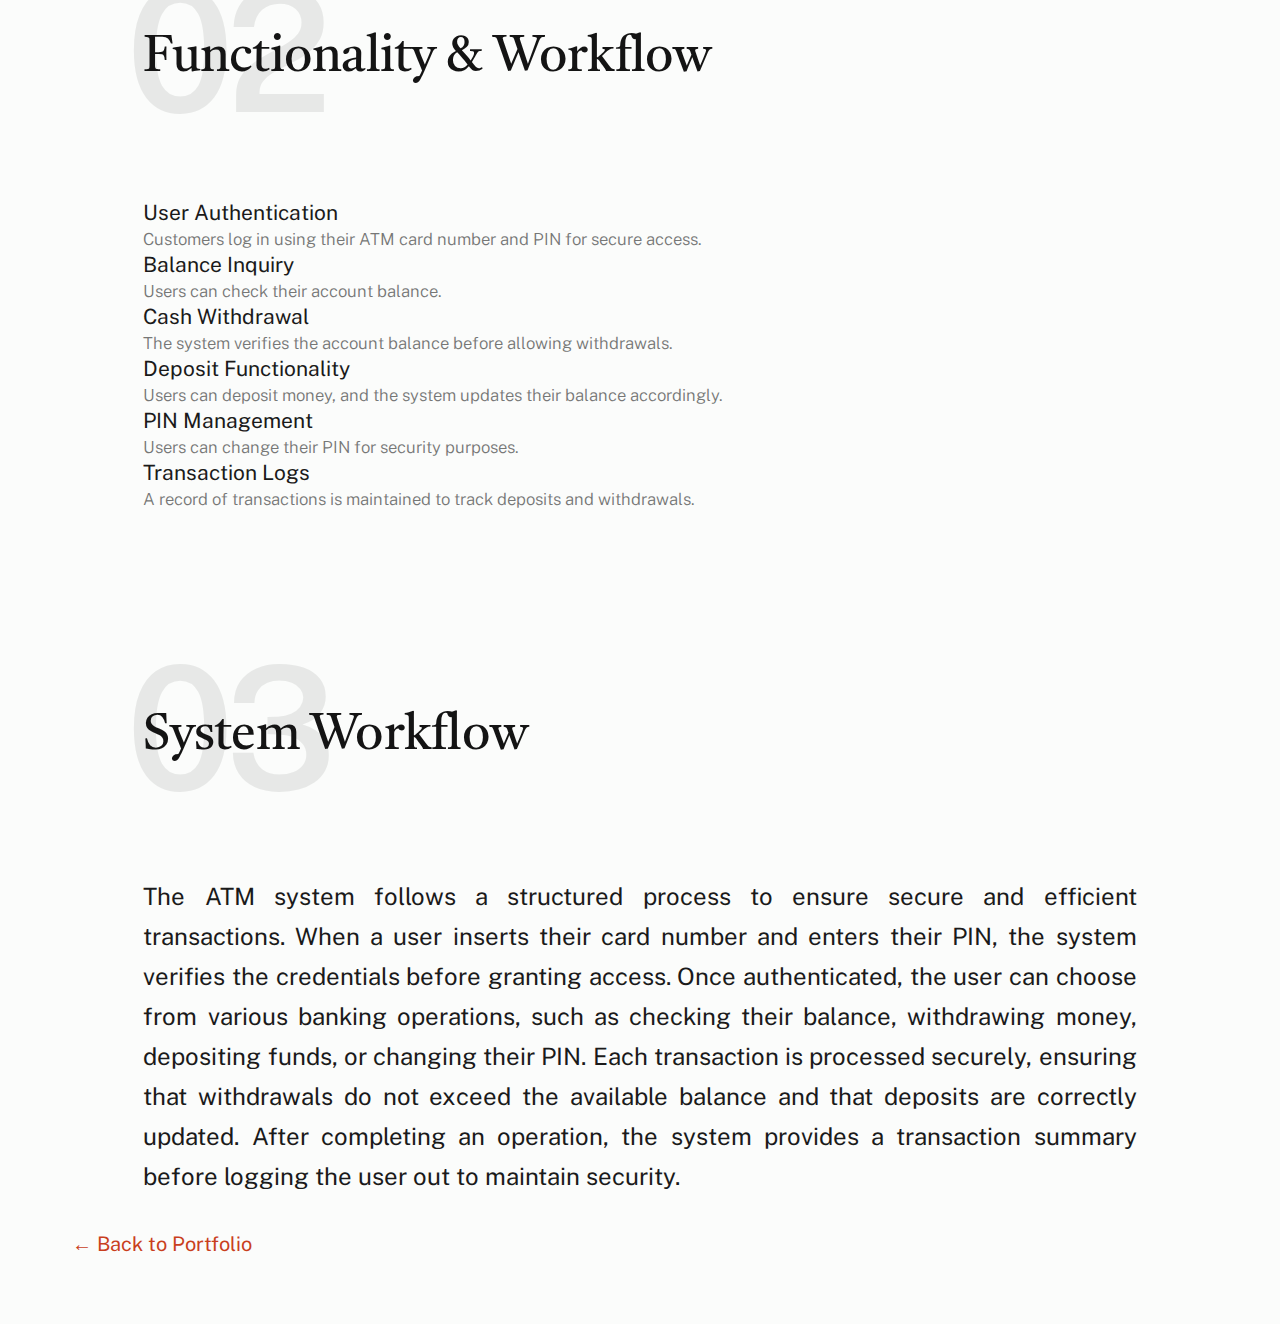
<file: projects/ATM.html>
<!DOCTYPE html>
<html lang="en">
<head>
    <meta charset="UTF-8">
    <meta name="viewport" content="width=device-width, initial-scale=1.0">
    <title>ATM Application</title>
    <link rel="stylesheet" href="../css/vendor.css"> <!-- Link to vendor CSS -->
    <link rel="stylesheet" href="../css/styles.css"> <!-- Link to main CSS -->
    <link rel="icon" type="image/png" href="../../../dana-images/D.png">
    <style>
        /* Override or add styles specific to this page */
        .project-container {
            max-width: 1200px;
            margin: 0 auto;
            padding: var(--vspace-2) var(--vspace-1);
        }

        .project-title {
            font-size: var(--text-xxl);
            color: var(--color-text-dark);
            margin-bottom: var(--vspace-0_5);
            text-align: center;
        }

        .project-image {
            width: 100%;
            max-height: 600px;
            object-fit: cover;
            border-radius: 10px;
            box-shadow: 0px 4px 10px rgba(0, 0, 0, 0.2);
            margin-top: var(--vspace-1);
        
        }

        .project-description {
            font-size: var(--text-md);
            color: var(--color-text);
            text-align: justify;
            line-height: 1.6;
            margin-bottom: var(--vspace-1);
        }
        
            /* ===================================================================
            * # BUTTONS
            *
            *
            * ------------------------------------------------------------------- */
            .btn,
            button,
            input[type=submit],
            input[type=reset],
            input[type=button] {
                --btn-height           : var(--vspace-btn);
                display                : inline-block;
                font-family            : var(--font-1);
                font-weight            : 500;
                font-size              : calc(var(--text-size) * 0.6);
                text-transform         : uppercase;
                letter-spacing         : 0.3em;
                height                 : var(--btn-height);
                line-height            : calc(var(--btn-height) - 4px);
                padding                : 0 3.6rem;
                margin                 : 0 0.4rem var(--vspace-0_5) 0;
                color                  : var(--color-btn-text);
                text-decoration        : none;
                text-align             : center;
                white-space            : nowrap;
                cursor                 : pointer;
                transition             : all 0.3s;
                background-color       : var(--color-btn);
                border                 : 2px solid var(--color-btn);
                -webkit-font-smoothing : antialiased;
                -moz-osx-font-smoothing: grayscale;
            }

            .btn:focus,
            button:focus,
            input[type=submit]:focus,
            input[type=reset]:focus,
            input[type=button]:focus,
            .btn:hover,
            button:hover,
            input[type=submit]:hover,
            input[type=reset]:hover,
            input[type=button]:hover {
                background-color: var(--color-btn-hover);
                border-color    : var(--color-btn-hover);
                color           : var(--color-btn-hover-text);
                outline         : 0;
            }

            /* button primary
            */
            .btn.btn--primary,
            button.btn--primary,
            input[type=submit].btn--primary,
            input[type=reset].btn--primary,
            input[type=button].btn--primary {
                background  : var(--color-btn-primary);
                border-color: var(--color-btn-primary);
                color       : var(--color-btn-primary-text);
            }

            .btn.btn--primary:focus,
            button.btn--primary:focus,
            input[type=submit].btn--primary:focus,
            input[type=reset].btn--primary:focus,
            input[type=button].btn--primary:focus,
            .btn.btn--primary:hover,
            button.btn--primary:hover,
            input[type=submit].btn--primary:hover,
            input[type=reset].btn--primary:hover,
            input[type=button].btn--primary:hover {
                background  : var(--color-btn-primary-hover);
                border-color: var(--color-btn-primary-hover);
                color       : var(--color-btn-primary-hover-text);
            }

            /* button modifiers
            */
            .btn.u-fullwidth,
            button.u-fullwidth {
                width       : 100%;
                margin-right: 0;
            }

            .btn--small,
            button.btn--small {
                --btn-height: calc(var(--vspace-btn) - 1.6rem);
            }

            .btn--medium,
            button.btn--medium {
                --btn-height: calc(var(--vspace-btn) + .8rem);
            }

            .btn--large,
            button.btn--large {
                --btn-height: calc(var(--vspace-btn) + 1.6rem);
                font-size   : var(--text-xs);
            }

            .btn--stroke,
            button.btn--stroke {
                background : transparent !important;
                font-weight: 700;
                border     : 2px solid var(--color-btn-stroke);
                color      : var(--color-btn-stroke-text);
            }

            .btn--stroke:focus,
            button.btn--stroke:focus,
            .btn--stroke:hover,
            button.btn--stroke:hover {
                background: var(--color-btn-stroke-hover) !important;
                border    : 2px solid var(--color-btn-stroke-hover);
                color     : var(--color-btn-stroke-hover-text);
            }

            .btn--pill,
            button.btn--pill {
                padding-left : 3.2rem !important;
                padding-right: 3.2rem !important;
                border-radius: 1000px !important;
            }
            .s-intro__content-text {
                z-index    : 2;
                grid-column: 1/span 8;
                margin-top : var(--vspace-2);
            }
            .section-header {
                display      : flex;
                align-items  : flex-start;
                margin-bottom: var(--vspace-3_5);
                margin-top: var(--vspace-3_5);
                position: relative;
            }
            .text-display-title {
                font-size     : var(--text-display-1);
                line-height   : 1.0717;
                letter-spacing: -0.015em;
                margin-top    : 0;
                margin-bottom : var(--vspace-1_5);
            }
            .lead,
            .attention-getter {
                font-family: var(--font-1);
                font-size  : var(--text-md);
                line-height: var(--vspace-1_25);
                text-align: justify;
                text-justify: inter-character;
            }
    </style>
</head>
<body id="top">

    <!-- preloader -->
    <div id="preloader">
        <div id="loader" class="dots-fade">
            <div></div>
            <div></div>
            <div></div>
        </div>
    </div>

    <!-- page wrap -->
    <div id="page" class="s-pagewrap">
                    <!-- # site header 
            ================================================== -->
            <header class="s-header">
                <div class="row s-header__inner">

                    <div class="s-header__block">
                        <div class="s-header__logo">
                            <a class="logo" href="ATM.html">
                                ATM Application
                            </a>
                        </div>
                    </div> <!-- end s-header__block -->

                </div> <!-- end s-header__inner -->
            </header> <!-- end s-header -->
        <!-- project content -->
        <div class="project-container">
            <img src="../../dana-images/atm.png" alt="ATM Application" class="project-image">
                                <!-- # about
            ================================================== -->
            <section id="about" class="s-about target-section">

                <div class="row s-about__content">
                    <div class="column xl-12">    
                        
                        <div class="section-header" data-num="01">
                            <h2 class="text-display-title">Overview</h2>
                        </div> <!-- end section-header -->

                        <p class="attention-getter">
                            This project is a Java-based ATM machine application that allows users to securely perform essential banking transactions. The system enables users to check their balance, withdraw money, deposit funds, and change their PIN through a simple and interactive interface. User authentication is enforced through a secure PIN system, ensuring only authorized users can access their accounts.
                        </p>
                    </div>
                            
                <div class="column xl-12">    
        
                    <div class="section-header" data-num="02">
                        <h2 class="text-display-title">Functionality & Workflow</h2>
                    </div> <!-- end section-header -->
                    <div class="grid-list-items s-about__blocks">
                    <div class="grid-list-items__item s-about__block">
                        <ul class="s-about__list">
                            <div>
                                User Authentication
                                <span>Customers log in using their ATM card number and PIN for secure access.</span>
                            </div>
                            <div>
                                Balance Inquiry
                                <span>Users can check their account balance.</span>
                            </div>
                            <div>
                                Cash Withdrawal
                                <span>The system verifies the account balance before allowing withdrawals.</span>
                            </div>
                            <div>
                                Deposit Functionality
                                <span>Users can deposit money, and the system updates their balance accordingly.</span>
                            </div>
                            <div>
                                PIN Management 
                                <span>Users can change their PIN for security purposes.</span>
                            </div>
                            <div>
                                Transaction Logs 
                                <span>A record of transactions is maintained to track deposits and withdrawals.</span>
                            </div>
                        </ul>
                    </div> <!--end s-about__block -->
                    </div> <!--end s-about__content -->
                <div class="row s-about__content">
                    <div class="column xl-12">    
                        
                        <div class="section-header" data-num="03">
                            <h2 class="text-display-title">System Workflow</h2>
                        </div> <!-- end section-header -->

                        <p class="attention-getter">
                            The ATM system follows a structured process to ensure secure and efficient transactions. When a user inserts their card number and enters their PIN, the system verifies the credentials before granting access. Once authenticated, the user can choose from various banking operations, such as checking their balance, withdrawing money, depositing funds, or changing their PIN. Each transaction is processed securely, ensuring that withdrawals do not exceed the available balance and that deposits are correctly updated. After completing an operation, the system provides a transaction summary before logging the user out to maintain security.
                        </p>
                    </div>
                </div>
                
            </section> <!-- end s-about --> 
            <a href="../index.html" class="u-fullwidth">&#8592; Back to Portfolio</a>
        </div>

    </div> <!-- end page-wrap -->

    <!-- Java Script -->
    <script src="../js/plugins.js"></script>
    <script src="../js/main.js"></script>

</body>
</html>
</file>
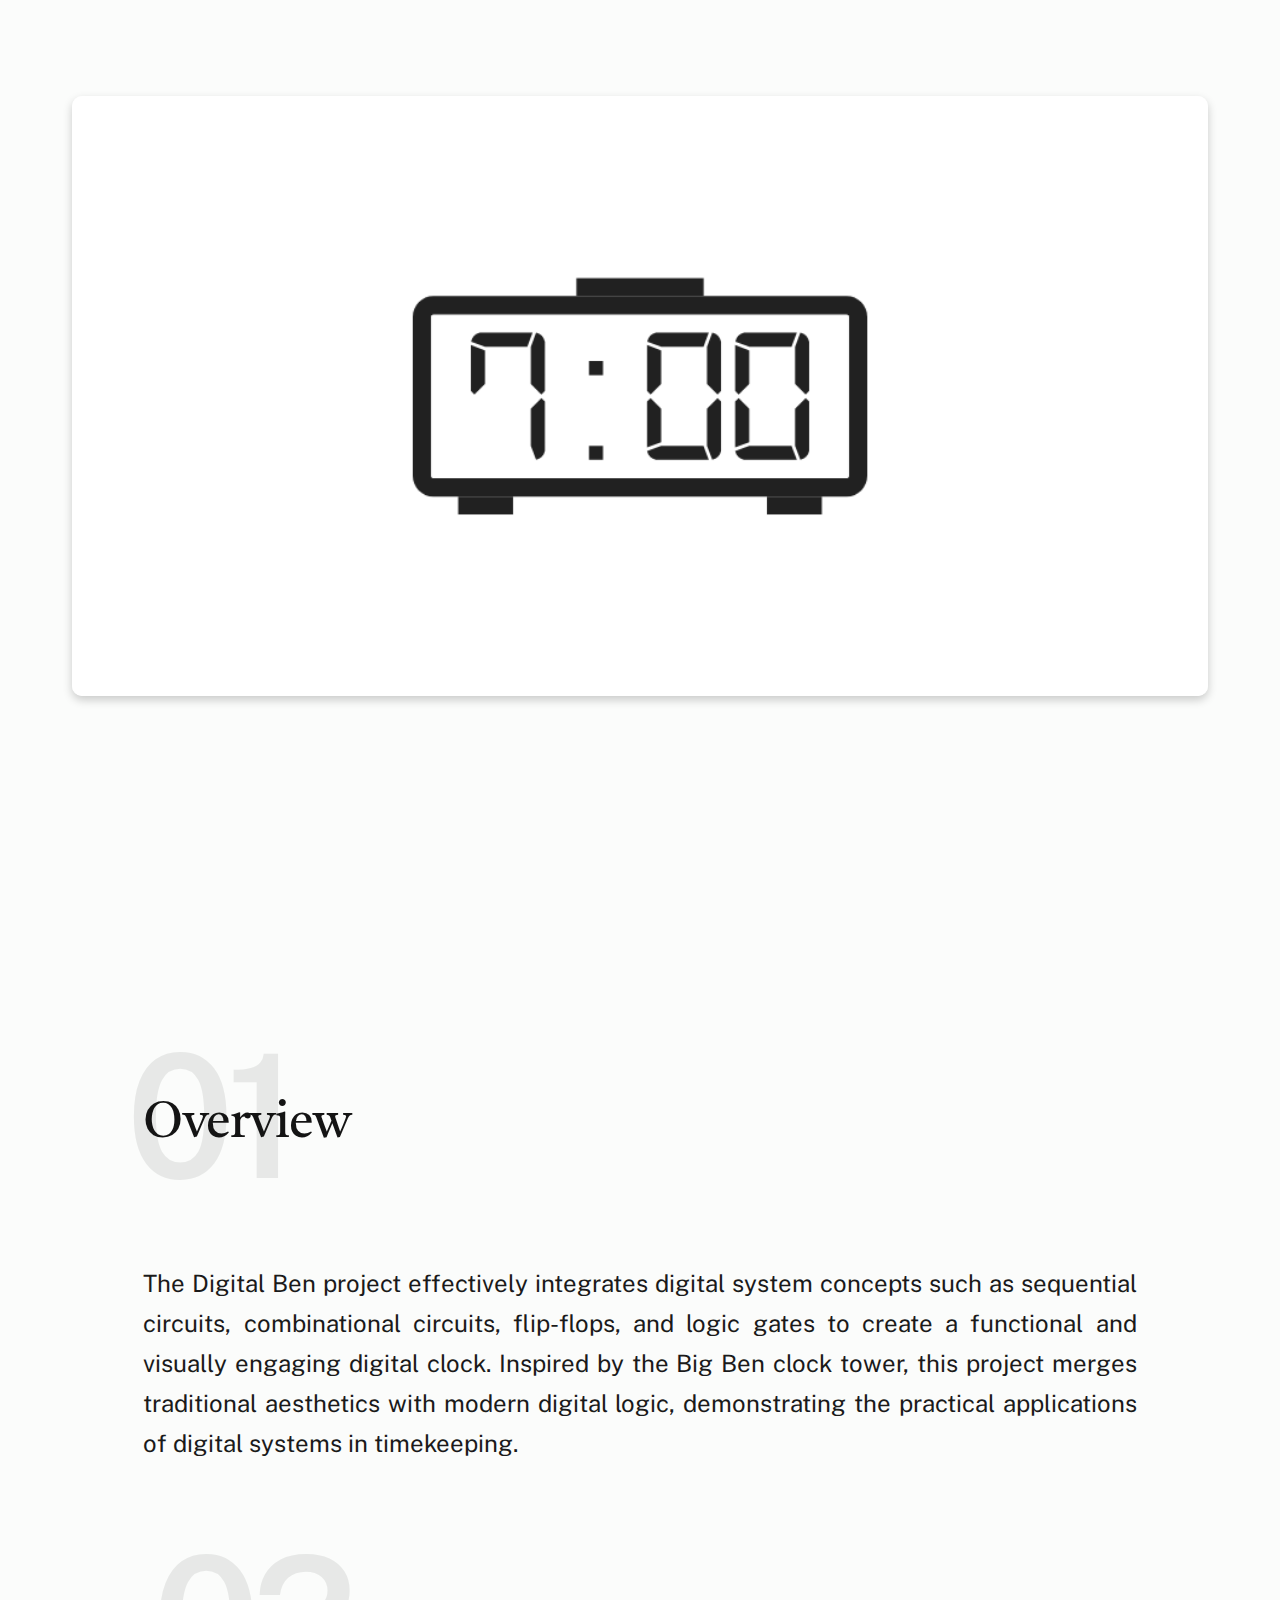
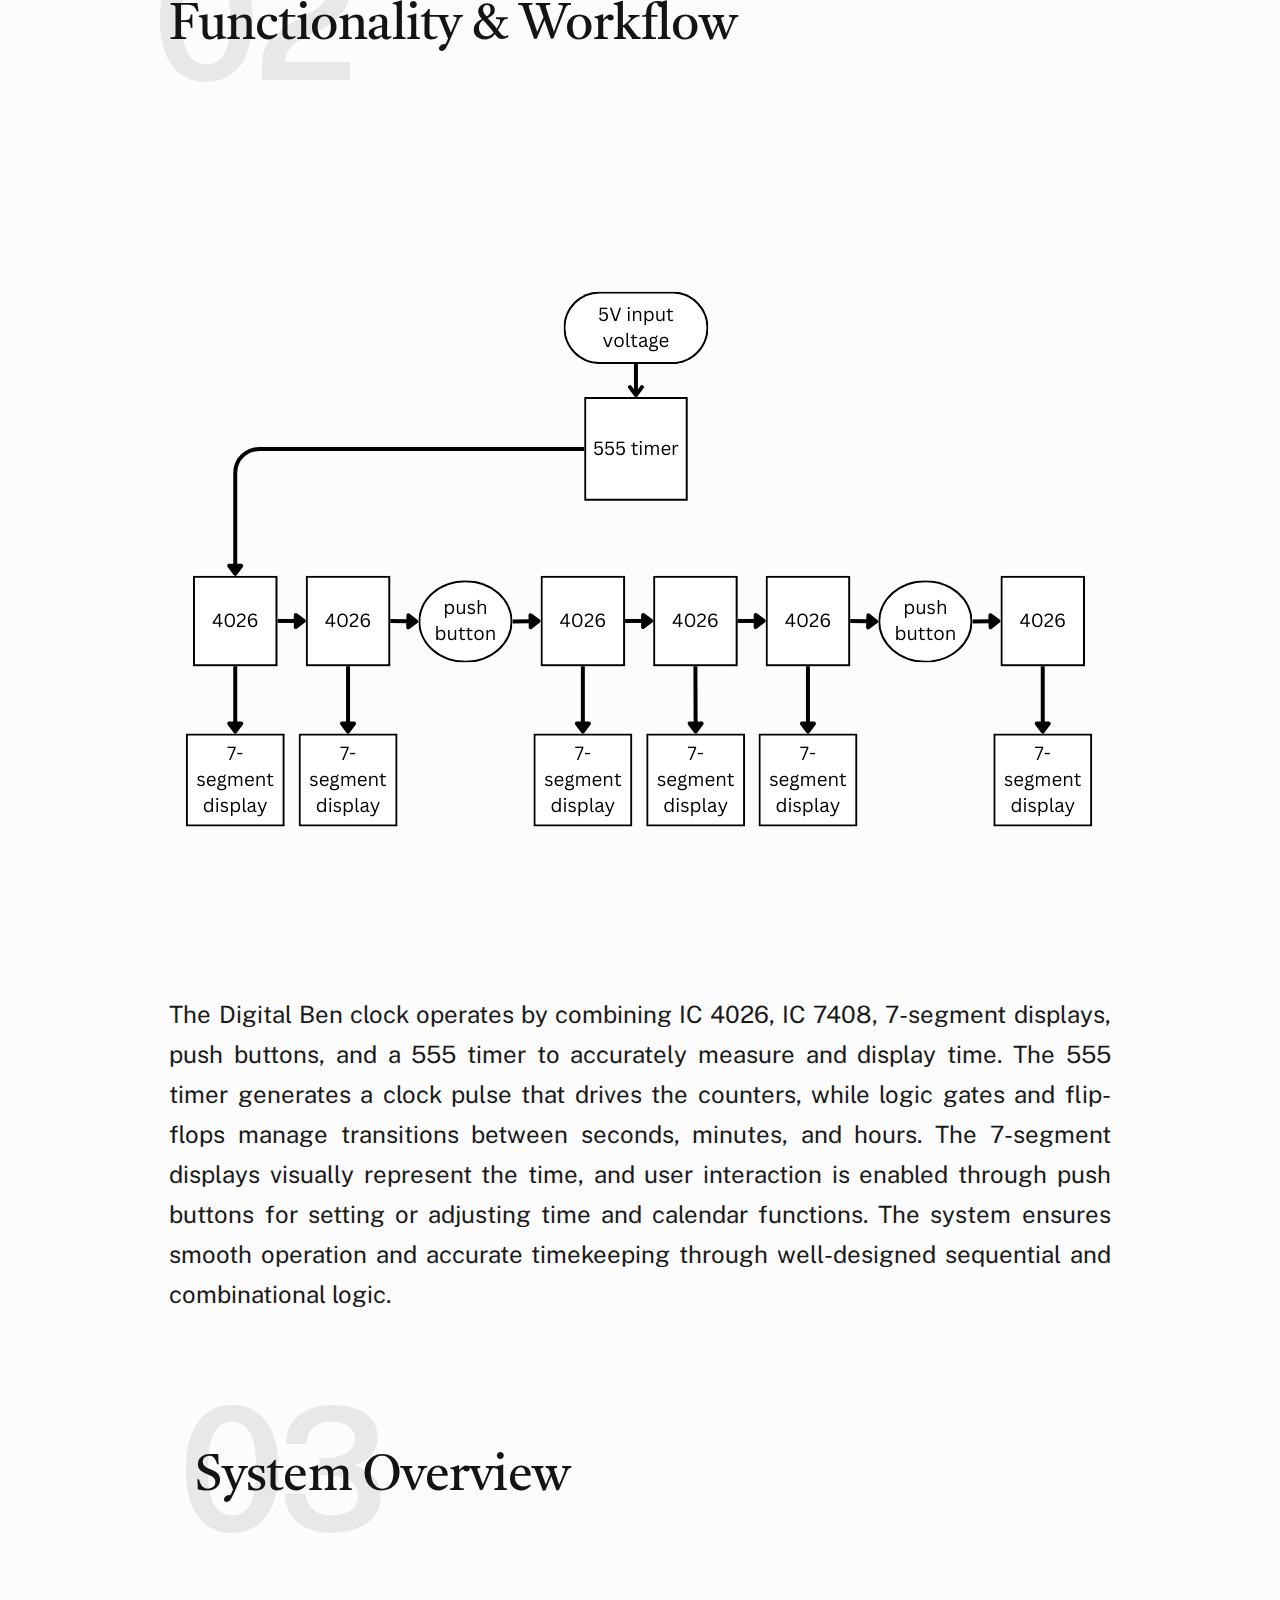
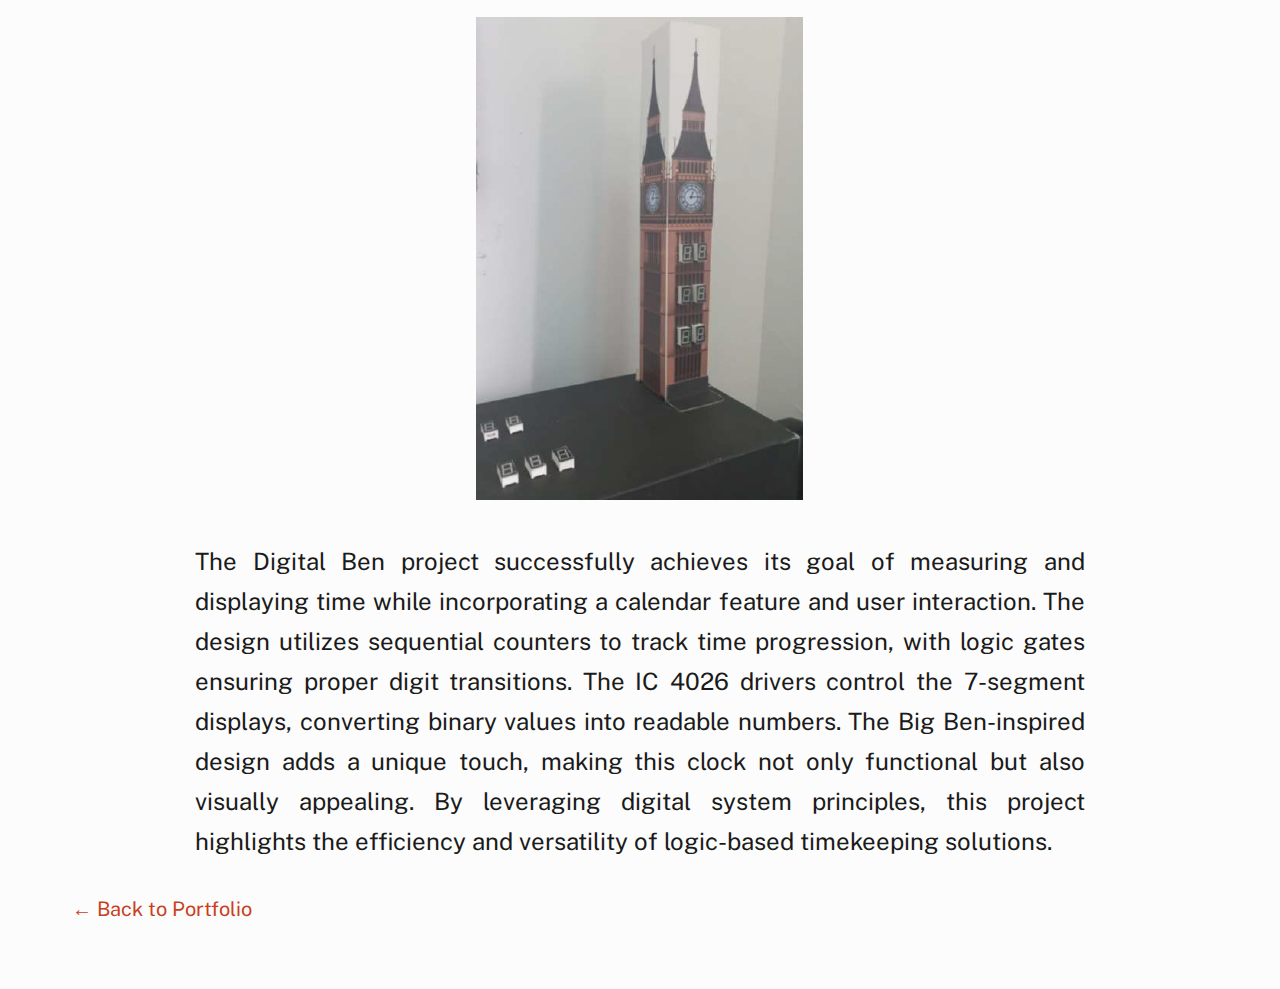
<file: projects/digitalClock.html>
<!DOCTYPE html>
<html lang="en">
<head>
    <meta charset="UTF-8">
    <meta name="viewport" content="width=device-width, initial-scale=1.0">
    <title>Digital Ben</title>
    <link rel="stylesheet" href="../css/vendor.css"> <!-- Link to vendor CSS -->
    <link rel="stylesheet" href="../css/styles.css"> <!-- Link to main CSS -->
    <link rel="icon" type="image/png" href="../dana-images\D.png">
    <style>
        /* Override or add styles specific to this page */
        .project-container {
            max-width: 1200px;
            margin: 0 auto;
            padding: var(--vspace-2) var(--vspace-1);
        }

        .project-title {
            font-size: var(--text-xxl);
            color: var(--color-text-dark);
            margin-bottom: var(--vspace-0_5);
            text-align: center;
        }

        .project-image {
            width: 100%;
            max-height: 600px;
            object-fit: cover;
            border-radius: 10px;
            box-shadow: 0px 4px 10px rgba(0, 0, 0, 0.2);
            margin-top: var(--vspace-1);
        
        }

        .project-description {
            font-size: var(--text-md);
            color: var(--color-text);
            text-align: justify;
            line-height: 1.6;
            margin-bottom: var(--vspace-1);
        }
        
            /* ===================================================================
            * # BUTTONS
            *
            *
            * ------------------------------------------------------------------- */
            .btn,
            button,
            input[type=submit],
            input[type=reset],
            input[type=button] {
                --btn-height           : var(--vspace-btn);
                display                : inline-block;
                font-family            : var(--font-1);
                font-weight            : 500;
                font-size              : calc(var(--text-size) * 0.6);
                text-transform         : uppercase;
                letter-spacing         : 0.3em;
                height                 : var(--btn-height);
                line-height            : calc(var(--btn-height) - 4px);
                padding                : 0 3.6rem;
                margin                 : 0 0.4rem var(--vspace-0_5) 0;
                color                  : var(--color-btn-text);
                text-decoration        : none;
                text-align             : center;
                white-space            : nowrap;
                cursor                 : pointer;
                transition             : all 0.3s;
                background-color       : var(--color-btn);
                border                 : 2px solid var(--color-btn);
                -webkit-font-smoothing : antialiased;
                -moz-osx-font-smoothing: grayscale;
            }

            .btn:focus,
            button:focus,
            input[type=submit]:focus,
            input[type=reset]:focus,
            input[type=button]:focus,
            .btn:hover,
            button:hover,
            input[type=submit]:hover,
            input[type=reset]:hover,
            input[type=button]:hover {
                background-color: var(--color-btn-hover);
                border-color    : var(--color-btn-hover);
                color           : var(--color-btn-hover-text);
                outline         : 0;
            }

            /* button primary
            */
            .btn.btn--primary,
            button.btn--primary,
            input[type=submit].btn--primary,
            input[type=reset].btn--primary,
            input[type=button].btn--primary {
                background  : var(--color-btn-primary);
                border-color: var(--color-btn-primary);
                color       : var(--color-btn-primary-text);
            }

            .btn.btn--primary:focus,
            button.btn--primary:focus,
            input[type=submit].btn--primary:focus,
            input[type=reset].btn--primary:focus,
            input[type=button].btn--primary:focus,
            .btn.btn--primary:hover,
            button.btn--primary:hover,
            input[type=submit].btn--primary:hover,
            input[type=reset].btn--primary:hover,
            input[type=button].btn--primary:hover {
                background  : var(--color-btn-primary-hover);
                border-color: var(--color-btn-primary-hover);
                color       : var(--color-btn-primary-hover-text);
            }

            /* button modifiers
            */
            .btn.u-fullwidth,
            button.u-fullwidth {
                width       : 100%;
                margin-right: 0;
            }

            .btn--small,
            button.btn--small {
                --btn-height: calc(var(--vspace-btn) - 1.6rem);
            }

            .btn--medium,
            button.btn--medium {
                --btn-height: calc(var(--vspace-btn) + .8rem);
            }

            .btn--large,
            button.btn--large {
                --btn-height: calc(var(--vspace-btn) + 1.6rem);
                font-size   : var(--text-xs);
            }

            .btn--stroke,
            button.btn--stroke {
                background : transparent !important;
                font-weight: 700;
                border     : 2px solid var(--color-btn-stroke);
                color      : var(--color-btn-stroke-text);
            }

            .btn--stroke:focus,
            button.btn--stroke:focus,
            .btn--stroke:hover,
            button.btn--stroke:hover {
                background: var(--color-btn-stroke-hover) !important;
                border    : 2px solid var(--color-btn-stroke-hover);
                color     : var(--color-btn-stroke-hover-text);
            }

            .btn--pill,
            button.btn--pill {
                padding-left : 3.2rem !important;
                padding-right: 3.2rem !important;
                border-radius: 1000px !important;
            }
            .s-intro__content-text {
                z-index    : 2;
                grid-column: 1/span 8;
                margin-top : var(--vspace-2);
            }
            .section-header {
                display      : flex;
                align-items  : flex-start;
                margin-bottom: var(--vspace-3_5);
                margin-top: var(--vspace-3_5);
                position: relative;
            }
            .text-display-title {
                font-size     : var(--text-display-1);
                line-height   : 1.0717;
                letter-spacing: -0.015em;
                margin-top    : 0;
                margin-bottom : var(--vspace-1_5);
            }
            .lead,
            .attention-getter {
                font-family: var(--font-1);
                font-size  : var(--text-md);
                line-height: var(--vspace-1_25);
                text-align: justify;
                text-justify: inter-character;
            }
    </style>
</head>
<body id="top">

    <!-- preloader -->
    <div id="preloader">
        <div id="loader" class="dots-fade">
            <div></div>
            <div></div>
            <div></div>
        </div>
    </div>

    <!-- page wrap -->
    <div id="page" class="s-pagewrap">
                    <!-- # site header 
            ================================================== -->
            <header class="s-header">
                <div class="row s-header__inner">

                    <div class="s-header__block">
                        <div class="s-header__logo">
                            <a class="logo" href="digitalClock.html">
                                Digital Ben
                            </a>
                        </div>
                    </div> <!-- end s-header__block -->

                </div> <!-- end s-header__inner -->
            </header> <!-- end s-header -->
        <!-- project content -->
        <div class="project-container">
            <img src="../dana-images/clock.png" alt="Digital Ben" class="project-image">
                                <!-- # about
            ================================================== -->
            <section id="about" class="s-about target-section">

                <div class="row s-about__content">
                    <div class="column xl-12">    
                        
                        <div class="section-header" data-num="01">
                            <h2 class="text-display-title">Overview</h2>
                        </div> <!-- end section-header -->

                        <p class="attention-getter">
                            The Digital Ben project effectively integrates digital system concepts such as sequential circuits, combinational circuits, flip-flops, and logic gates to create a functional and visually engaging digital clock. Inspired by the Big Ben clock tower, this project merges traditional aesthetics with modern digital logic, demonstrating the practical applications of digital systems in timekeeping.
                        </p>
                        <div class="column xl-12">    
                        
                            <div class="section-header" data-num="02">
                                <h2 class="text-display-title"> Functionality & Workflow</h2>
                            </div> <!-- end section-header -->
                            <img src = "../dana-images\digital_flowchart.png">
                            <p class="attention-getter">
                                The Digital Ben clock operates by combining IC 4026, IC 7408, 7-segment displays, push buttons, and a 555 timer to accurately measure and display time. The 555 timer generates a clock pulse that drives the counters, while logic gates and flip-flops manage transitions between seconds, minutes, and hours. The 7-segment displays visually represent the time, and user interaction is enabled through push buttons for setting or adjusting time and calendar functions. The system ensures smooth operation and accurate timekeeping through well-designed sequential and combinational logic.
                            </p>
                        <div class="column xl-12">    
                    
                            <div class="section-header" data-num="03">
                                <h2 class="text-display-title">System Overview</h2>
                            </div> <!-- end section-header -->
                            <div style="text-align: center;">
                                <img src = "../dana-images\digitalben.png" >
                            </div>
                            <p class="attention-getter">
                                The Digital Ben project successfully achieves its goal of measuring and displaying time while incorporating a calendar feature and user interaction. The design utilizes sequential counters to track time progression, with logic gates ensuring proper digit transitions. The IC 4026 drivers control the 7-segment displays, converting binary values into readable numbers. The Big Ben-inspired design adds a unique touch, making this clock not only functional but also visually appealing. By leveraging digital system principles, this project highlights the efficiency and versatility of logic-based timekeeping solutions.
                            </p>
            </section> <!-- end s-about --> 
            <a href="../index.html" class="u-fullwidth">&#8592; Back to Portfolio</a>
        </div>

    </div> <!-- end page-wrap -->

    <!-- Java Script -->
    <script src="../js/plugins.js"></script>
    <script src="../js/main.js"></script>

</body>
</html>
</file>
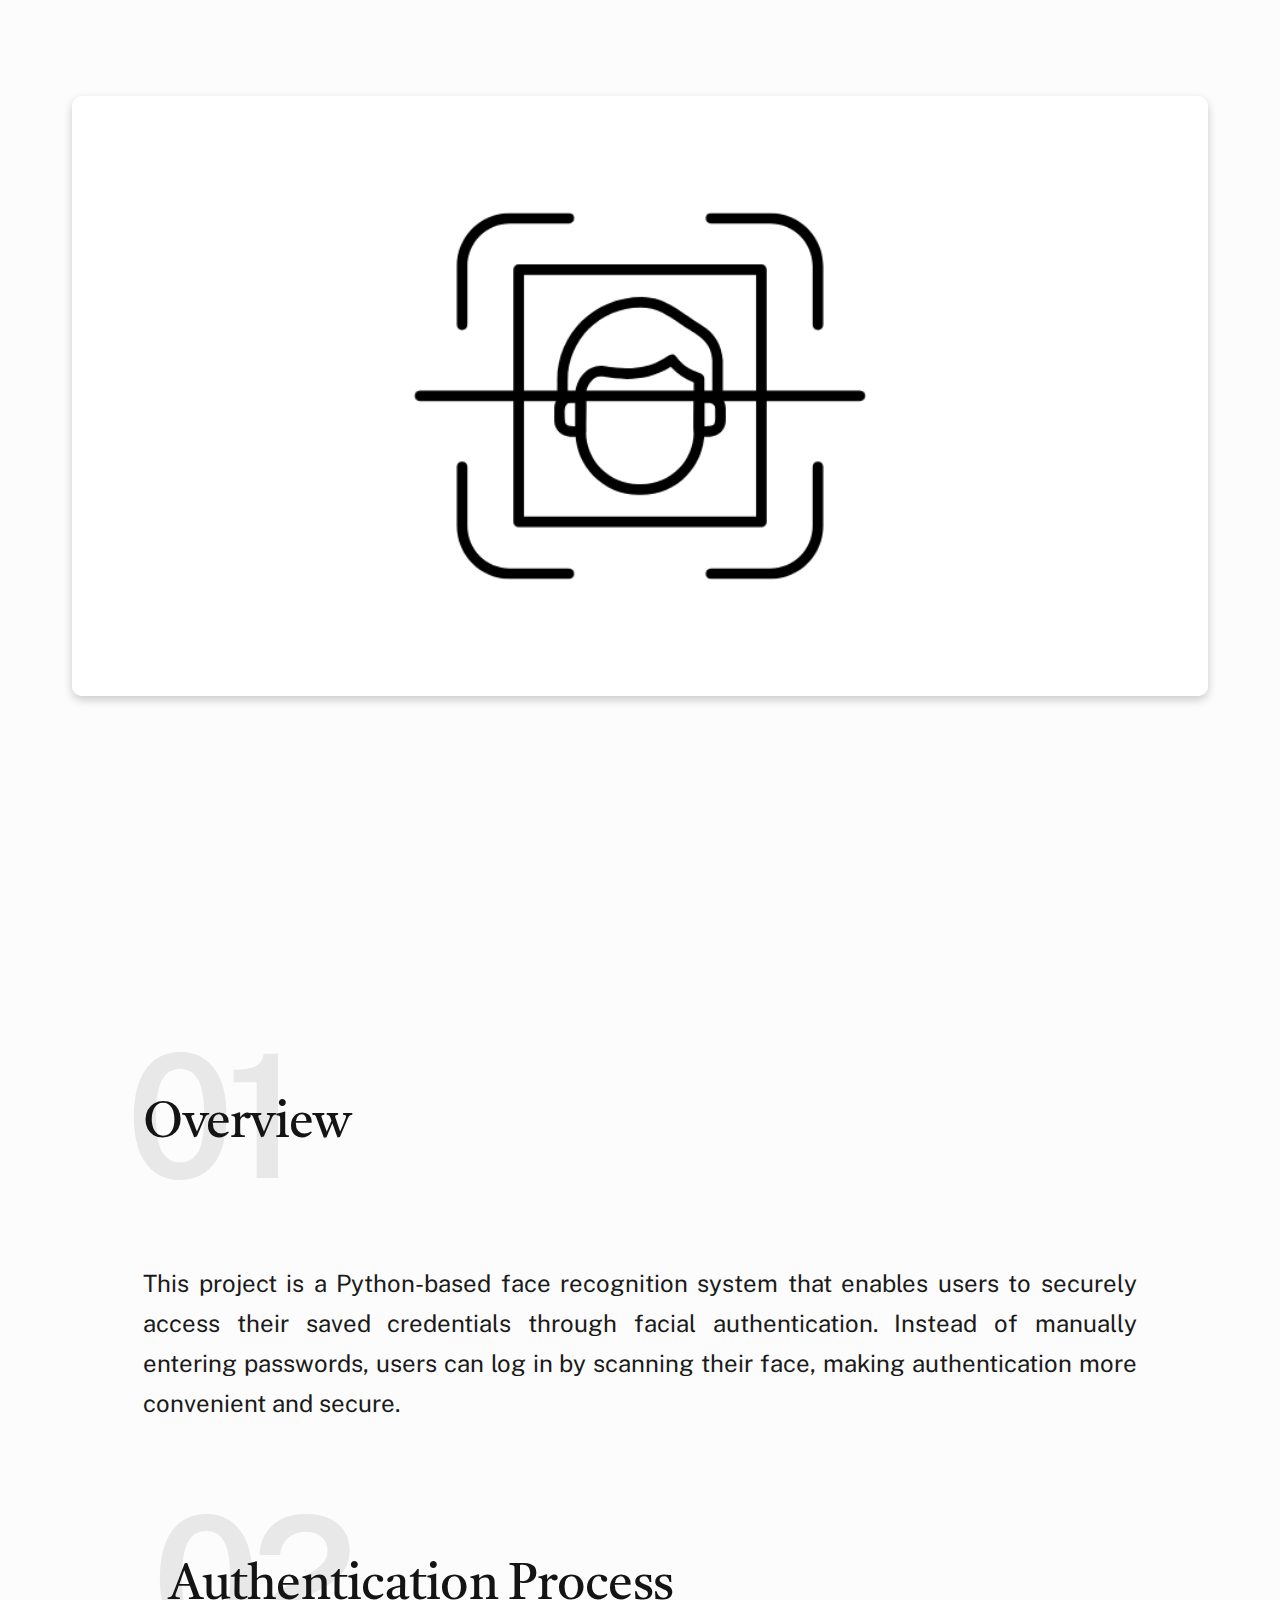
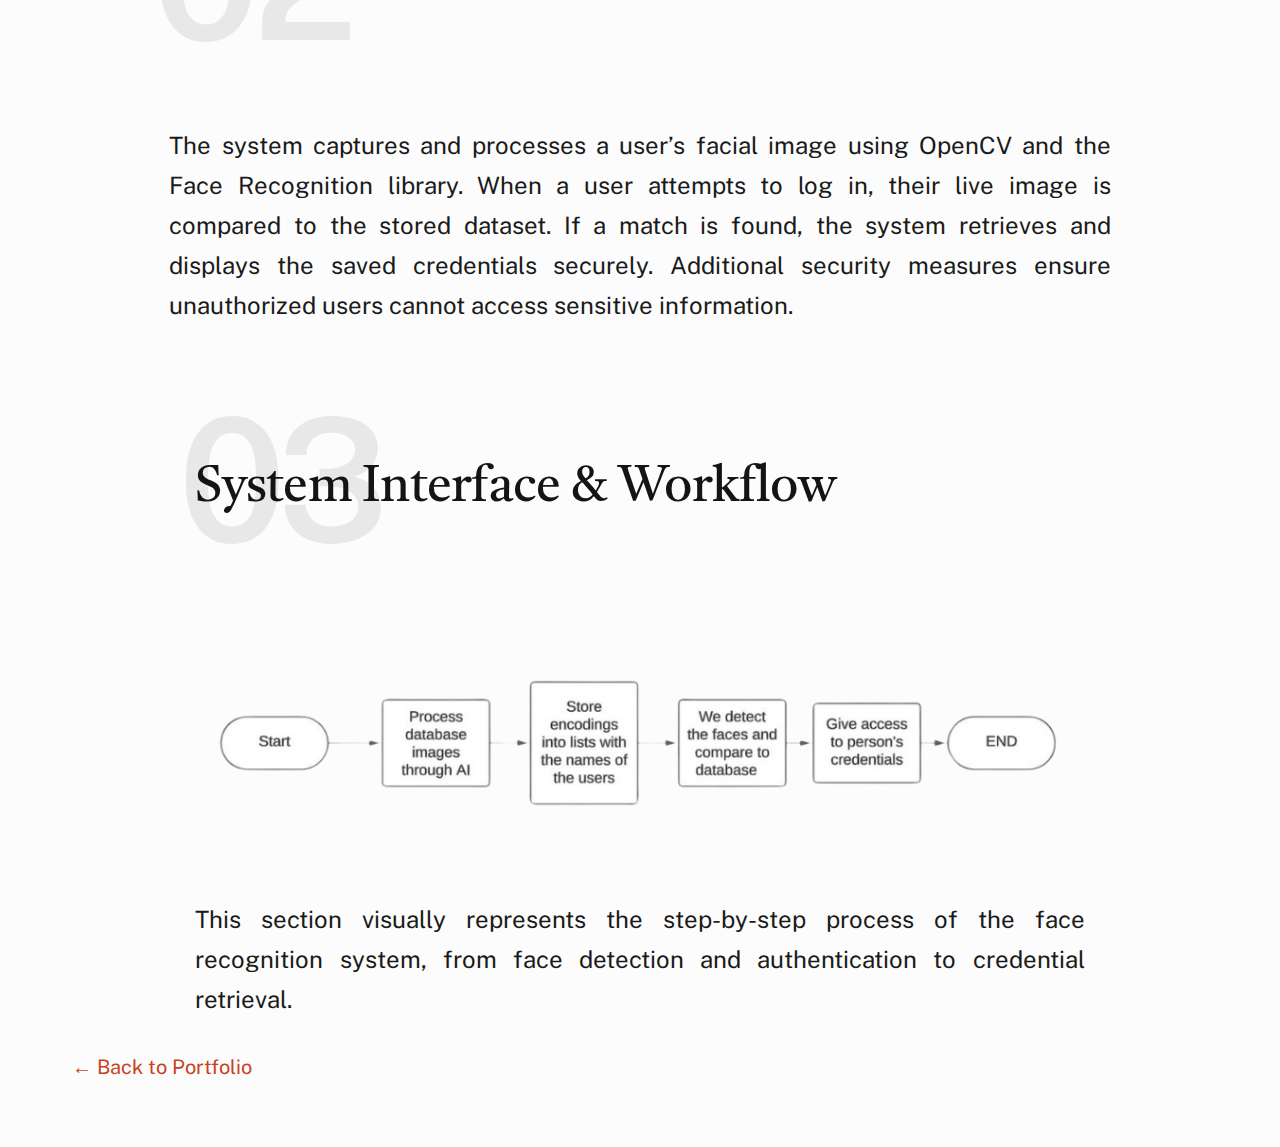
<file: projects/face_recognition.html>
<!DOCTYPE html>
<html lang="en">
<head>
    <meta charset="UTF-8">
    <meta name="viewport" content="width=device-width, initial-scale=1.0">
    <title>Face Recognition</title>
    <link rel="stylesheet" href="../css/vendor.css"> <!-- Link to vendor CSS -->
    <link rel="stylesheet" href="../css/styles.css"> <!-- Link to main CSS -->
    <link rel="icon" type="image/png" href="../dana-images/D.png">
    <style>
        /* Override or add styles specific to this page */
        .project-container {
            max-width: 1200px;
            margin: 0 auto;
            padding: var(--vspace-2) var(--vspace-1);
        }

        .project-title {
            font-size: var(--text-xxl);
            color: var(--color-text-dark);
            margin-bottom: var(--vspace-0_5);
            text-align: center;
        }

        .project-image {
            width: 100%;
            max-height: 600px;
            object-fit: cover;
            border-radius: 10px;
            box-shadow: 0px 4px 10px rgba(0, 0, 0, 0.2);
            margin-top: var(--vspace-1);
        
        }

        .project-description {
            font-size: var(--text-md);
            color: var(--color-text);
            text-align: justify;
            line-height: 1.6;
            margin-bottom: var(--vspace-1);
        }
        
            /* ===================================================================
            * # BUTTONS
            *
            *
            * ------------------------------------------------------------------- */
            .btn,
            button,
            input[type=submit],
            input[type=reset],
            input[type=button] {
                --btn-height           : var(--vspace-btn);
                display                : inline-block;
                font-family            : var(--font-1);
                font-weight            : 500;
                font-size              : calc(var(--text-size) * 0.6);
                text-transform         : uppercase;
                letter-spacing         : 0.3em;
                height                 : var(--btn-height);
                line-height            : calc(var(--btn-height) - 4px);
                padding                : 0 3.6rem;
                margin                 : 0 0.4rem var(--vspace-0_5) 0;
                color                  : var(--color-btn-text);
                text-decoration        : none;
                text-align             : center;
                white-space            : nowrap;
                cursor                 : pointer;
                transition             : all 0.3s;
                background-color       : var(--color-btn);
                border                 : 2px solid var(--color-btn);
                -webkit-font-smoothing : antialiased;
                -moz-osx-font-smoothing: grayscale;
            }

            .btn:focus,
            button:focus,
            input[type=submit]:focus,
            input[type=reset]:focus,
            input[type=button]:focus,
            .btn:hover,
            button:hover,
            input[type=submit]:hover,
            input[type=reset]:hover,
            input[type=button]:hover {
                background-color: var(--color-btn-hover);
                border-color    : var(--color-btn-hover);
                color           : var(--color-btn-hover-text);
                outline         : 0;
            }

            /* button primary
            */
            .btn.btn--primary,
            button.btn--primary,
            input[type=submit].btn--primary,
            input[type=reset].btn--primary,
            input[type=button].btn--primary {
                background  : var(--color-btn-primary);
                border-color: var(--color-btn-primary);
                color       : var(--color-btn-primary-text);
            }

            .btn.btn--primary:focus,
            button.btn--primary:focus,
            input[type=submit].btn--primary:focus,
            input[type=reset].btn--primary:focus,
            input[type=button].btn--primary:focus,
            .btn.btn--primary:hover,
            button.btn--primary:hover,
            input[type=submit].btn--primary:hover,
            input[type=reset].btn--primary:hover,
            input[type=button].btn--primary:hover {
                background  : var(--color-btn-primary-hover);
                border-color: var(--color-btn-primary-hover);
                color       : var(--color-btn-primary-hover-text);
            }

            /* button modifiers
            */
            .btn.u-fullwidth,
            button.u-fullwidth {
                width       : 100%;
                margin-right: 0;
            }

            .btn--small,
            button.btn--small {
                --btn-height: calc(var(--vspace-btn) - 1.6rem);
            }

            .btn--medium,
            button.btn--medium {
                --btn-height: calc(var(--vspace-btn) + .8rem);
            }

            .btn--large,
            button.btn--large {
                --btn-height: calc(var(--vspace-btn) + 1.6rem);
                font-size   : var(--text-xs);
            }

            .btn--stroke,
            button.btn--stroke {
                background : transparent !important;
                font-weight: 700;
                border     : 2px solid var(--color-btn-stroke);
                color      : var(--color-btn-stroke-text);
            }

            .btn--stroke:focus,
            button.btn--stroke:focus,
            .btn--stroke:hover,
            button.btn--stroke:hover {
                background: var(--color-btn-stroke-hover) !important;
                border    : 2px solid var(--color-btn-stroke-hover);
                color     : var(--color-btn-stroke-hover-text);
            }

            .btn--pill,
            button.btn--pill {
                padding-left : 3.2rem !important;
                padding-right: 3.2rem !important;
                border-radius: 1000px !important;
            }
            .s-intro__content-text {
                z-index    : 2;
                grid-column: 1/span 8;
                margin-top : var(--vspace-2);
            }
            .section-header {
                display      : flex;
                align-items  : flex-start;
                margin-bottom: var(--vspace-3_5);
                margin-top: var(--vspace-3_5);
                position: relative;
            }
            .text-display-title {
                font-size     : var(--text-display-1);
                line-height   : 1.0717;
                letter-spacing: -0.015em;
                margin-top    : 0;
                margin-bottom : var(--vspace-1_5);
            }
            .lead,
            .attention-getter {
                font-family: var(--font-1);
                font-size  : var(--text-md);
                line-height: var(--vspace-1_25);
                text-align: justify;
                text-justify: inter-character;
            }
    </style>
</head>
<body id="top">

    <!-- preloader -->
    <div id="preloader">
        <div id="loader" class="dots-fade">
            <div></div>
            <div></div>
            <div></div>
        </div>
    </div>

    <!-- page wrap -->
    <div id="page" class="s-pagewrap">
                    <!-- # site header 
            ================================================== -->
            <header class="s-header">
                <div class="row s-header__inner">

                    <div class="s-header__block">
                        <div class="s-header__logo">
                            <a class="logo" href="face_recognition.html">
                                Face Recognition
                            </a>
                        </div>
                    </div> <!-- end s-header__block -->

                </div> <!-- end s-header__inner -->
            </header> <!-- end s-header -->
        <!-- project content -->
        <div class="project-container">
            <img src="../dana-images/facerec.png" alt="Face Recognition Project" class = "project-image">
                                <!-- # about
            ================================================== -->
            <section id="about" class="s-about target-section">

                <div class="row s-about__content">
                    <div class="column xl-12">    
                        
                        <div class="section-header" data-num="01">
                            <h2 class="text-display-title">Overview</h2>
                        </div> <!-- end section-header -->

                        <p class="attention-getter">
                            This project is a Python-based face recognition system that enables users to securely access their saved credentials through facial authentication. Instead of manually entering passwords, users can log in by scanning their face, making authentication more convenient and secure.  
                        </p>
                        <div class="column xl-12">    
                        
                            <div class="section-header" data-num="02">
                                <h2 class="text-display-title">Authentication Process</h2>
                            </div> <!-- end section-header -->
                            <p class="attention-getter">
                                The system captures and processes a user’s facial image using OpenCV and the Face Recognition library. When a user attempts to log in, their live image is compared to the stored dataset. If a match is found, the system retrieves and displays the saved credentials securely. Additional security measures ensure unauthorized users cannot access sensitive information.
                            </p>
                            
                                <div class="column xl-12">    
                        
                                    <div class="section-header" data-num="03">
                                        <h2 class="text-display-title">System Interface & Workflow</h2>
                                    </div> <!-- end section-header -->
                                    <img src="../dana-images/face_rec_flowchart.png">
                                    <p class="attention-getter">
                                        This section visually represents the step-by-step process of the face recognition system, from face detection and authentication to credential retrieval.
                                    </p>
                                </div> <!--end s-about__content -->
                
            </section> <!-- end s-about --> 
            <a href="../index.html" class="u-fullwidth">&#8592; Back to Portfolio</a>
        </div>

    </div> <!-- end page-wrap -->

    <!-- Java Script -->
    <script src="../js/plugins.js"></script>
    <script src="../js/main.js"></script>

</body>
</html>
</file>
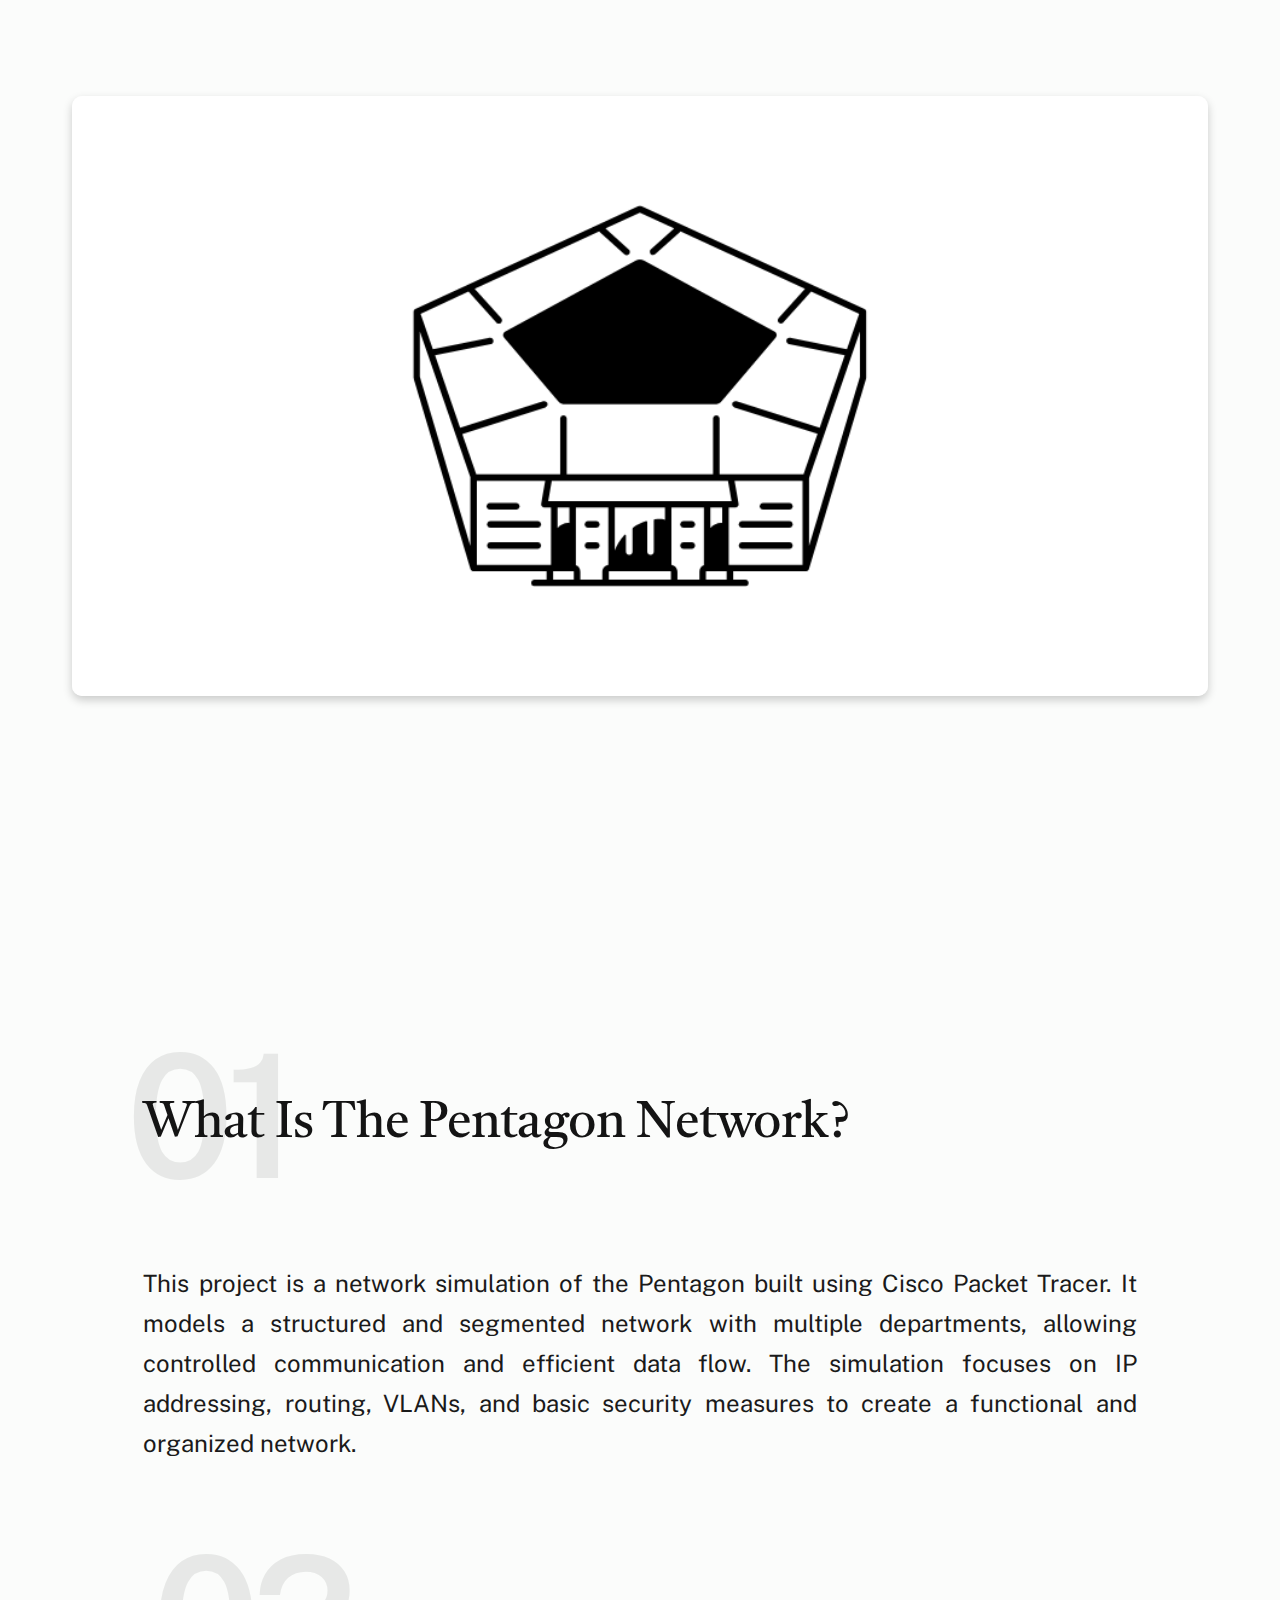
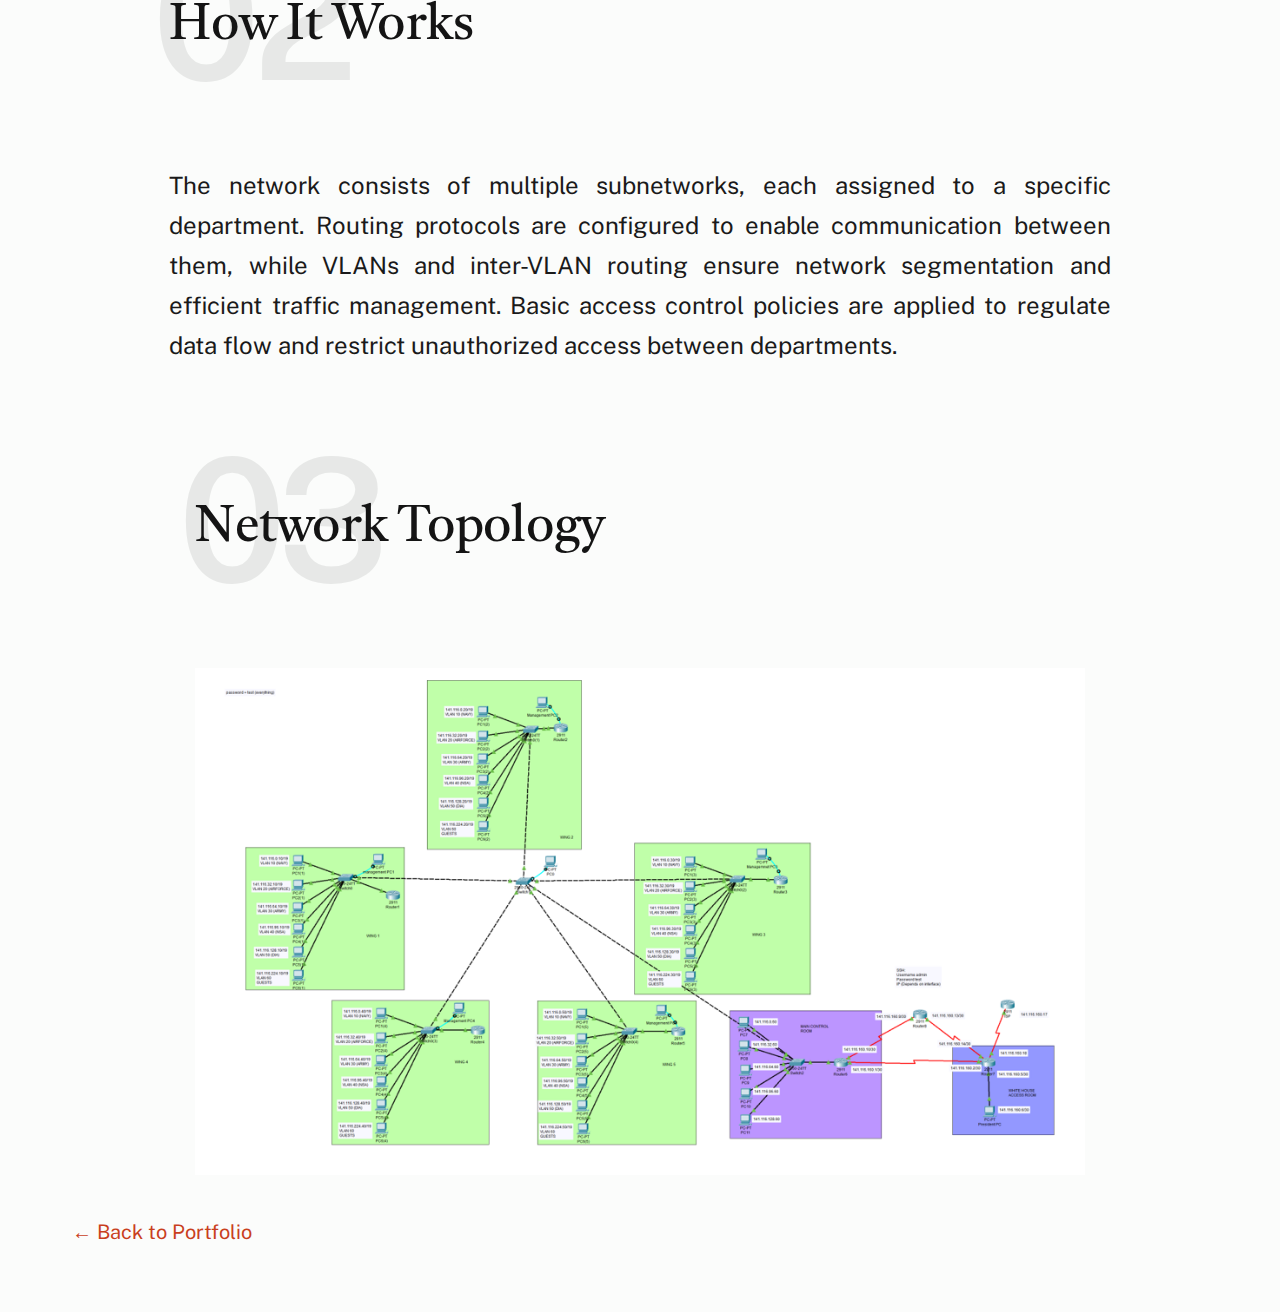
<file: projects/pentagon.html>
<!DOCTYPE html>
<html lang="en">
<head>
    <meta charset="UTF-8">
    <meta name="viewport" content="width=device-width, initial-scale=1.0">
    <title>Pentagon</title>
    <link rel="stylesheet" href="../css/vendor.css"> <!-- Link to vendor CSS -->
    <link rel="stylesheet" href="../css/styles.css"> <!-- Link to main CSS -->
    <link rel="icon" type="image/png" href="../dana-images\D.png">
    <style>
        /* Override or add styles specific to this page */
        .project-container {
            max-width: 1200px;
            margin: 0 auto;
            padding: var(--vspace-2) var(--vspace-1);
        }

        .project-title {
            font-size: var(--text-xxl);
            color: var(--color-text-dark);
            margin-bottom: var(--vspace-0_5);
            text-align: center;
        }

        .project-image {
            width: 100%;
            max-height: 600px;
            object-fit: cover;
            border-radius: 10px;
            box-shadow: 0px 4px 10px rgba(0, 0, 0, 0.2);
            margin-top: var(--vspace-1);
        
        }

        .project-description {
            font-size: var(--text-md);
            color: var(--color-text);
            text-align: justify;
            line-height: 1.6;
            margin-bottom: var(--vspace-1);
        }
        
            /* ===================================================================
            * # BUTTONS
            *
            *
            * ------------------------------------------------------------------- */
            .btn,
            button,
            input[type=submit],
            input[type=reset],
            input[type=button] {
                --btn-height           : var(--vspace-btn);
                display                : inline-block;
                font-family            : var(--font-1);
                font-weight            : 500;
                font-size              : calc(var(--text-size) * 0.6);
                text-transform         : uppercase;
                letter-spacing         : 0.3em;
                height                 : var(--btn-height);
                line-height            : calc(var(--btn-height) - 4px);
                padding                : 0 3.6rem;
                margin                 : 0 0.4rem var(--vspace-0_5) 0;
                color                  : var(--color-btn-text);
                text-decoration        : none;
                text-align             : center;
                white-space            : nowrap;
                cursor                 : pointer;
                transition             : all 0.3s;
                background-color       : var(--color-btn);
                border                 : 2px solid var(--color-btn);
                -webkit-font-smoothing : antialiased;
                -moz-osx-font-smoothing: grayscale;
            }

            .btn:focus,
            button:focus,
            input[type=submit]:focus,
            input[type=reset]:focus,
            input[type=button]:focus,
            .btn:hover,
            button:hover,
            input[type=submit]:hover,
            input[type=reset]:hover,
            input[type=button]:hover {
                background-color: var(--color-btn-hover);
                border-color    : var(--color-btn-hover);
                color           : var(--color-btn-hover-text);
                outline         : 0;
            }

            /* button primary
            */
            .btn.btn--primary,
            button.btn--primary,
            input[type=submit].btn--primary,
            input[type=reset].btn--primary,
            input[type=button].btn--primary {
                background  : var(--color-btn-primary);
                border-color: var(--color-btn-primary);
                color       : var(--color-btn-primary-text);
            }

            .btn.btn--primary:focus,
            button.btn--primary:focus,
            input[type=submit].btn--primary:focus,
            input[type=reset].btn--primary:focus,
            input[type=button].btn--primary:focus,
            .btn.btn--primary:hover,
            button.btn--primary:hover,
            input[type=submit].btn--primary:hover,
            input[type=reset].btn--primary:hover,
            input[type=button].btn--primary:hover {
                background  : var(--color-btn-primary-hover);
                border-color: var(--color-btn-primary-hover);
                color       : var(--color-btn-primary-hover-text);
            }

            /* button modifiers
            */
            .btn.u-fullwidth,
            button.u-fullwidth {
                width       : 100%;
                margin-right: 0;
            }

            .btn--small,
            button.btn--small {
                --btn-height: calc(var(--vspace-btn) - 1.6rem);
            }

            .btn--medium,
            button.btn--medium {
                --btn-height: calc(var(--vspace-btn) + .8rem);
            }

            .btn--large,
            button.btn--large {
                --btn-height: calc(var(--vspace-btn) + 1.6rem);
                font-size   : var(--text-xs);
            }

            .btn--stroke,
            button.btn--stroke {
                background : transparent !important;
                font-weight: 700;
                border     : 2px solid var(--color-btn-stroke);
                color      : var(--color-btn-stroke-text);
            }

            .btn--stroke:focus,
            button.btn--stroke:focus,
            .btn--stroke:hover,
            button.btn--stroke:hover {
                background: var(--color-btn-stroke-hover) !important;
                border    : 2px solid var(--color-btn-stroke-hover);
                color     : var(--color-btn-stroke-hover-text);
            }

            .btn--pill,
            button.btn--pill {
                padding-left : 3.2rem !important;
                padding-right: 3.2rem !important;
                border-radius: 1000px !important;
            }
            .s-intro__content-text {
                z-index    : 2;
                grid-column: 1/span 8;
                margin-top : var(--vspace-2);
            }
            .section-header {
                display      : flex;
                align-items  : flex-start;
                margin-bottom: var(--vspace-3_5);
                margin-top: var(--vspace-3_5);
                position: relative;
            }
            .text-display-title {
                font-size     : var(--text-display-1);
                line-height   : 1.0717;
                letter-spacing: -0.015em;
                margin-top    : 0;
                margin-bottom : var(--vspace-1_5);
            }
            .lead,
            .attention-getter {
                font-family: var(--font-1);
                font-size  : var(--text-md);
                line-height: var(--vspace-1_25);
                text-align: justify;
                text-justify: inter-character;
            }
    </style>
</head>
<body id="top">

    <!-- preloader -->
    <div id="preloader">
        <div id="loader" class="dots-fade">
            <div></div>
            <div></div>
            <div></div>
        </div>
    </div>

    <!-- page wrap -->
    <div id="page" class="s-pagewrap">
                    <!-- # site header 
            ================================================== -->
            <header class="s-header">
                <div class="row s-header__inner">

                    <div class="s-header__block">
                        <div class="s-header__logo">
                            <a class="logo" href="pentagon.html">
                                Pentagon
                            </a>
                        </div>
                    </div> <!-- end s-header__block -->
                </div> <!-- end s-header__inner -->
            </header> <!-- end s-header -->
        <!-- project content -->
        <div class="project-container">
            <img src="../dana-images/pentagon.png" alt="Pentagon Project" class="project-image">
                                <!-- # about
            ================================================== -->
            <section id="about" class="s-about target-section">

                <div class="row s-about__content">
                    <div class="column xl-12">    
                        
                        <div class="section-header" data-num="01">
                            <h2 class="text-display-title">What Is The Pentagon Network?</h2>
                        </div> <!-- end section-header -->

                        <p class="attention-getter">
                            This project is a network simulation of the Pentagon built using Cisco Packet Tracer. It models a structured and segmented network with multiple departments, allowing controlled communication and efficient data flow. The simulation focuses on IP addressing, routing, VLANs, and basic security measures to create a functional and organized network.
                        </p>
                        <div class="column xl-12">    
                        
                            <div class="section-header" data-num="02">
                                <h2 class="text-display-title">How It Works</h2>
                            </div> <!-- end section-header -->
                            <p class="attention-getter">
                                The network consists of multiple subnetworks, each assigned to a specific department. Routing protocols are configured to enable communication between them, while VLANs and inter-VLAN routing ensure network segmentation and efficient traffic management. Basic access control policies are applied to regulate data flow and restrict unauthorized access between departments.
                            </p>
                            
                                <div class="column xl-12">    
                        
                                    <div class="section-header" data-num="03">
                                        <h2 class="text-display-title">Network Topology</h2>
                                    </div> <!-- end section-header -->
                                    <img src="../dana-images/network_topology.png">
                                </div> <!--end s-about__content -->
                
            </section> <!-- end s-about --> 
            <a href="../index.html" class="u-fullwidth">&#8592; Back to Portfolio</a>
        </div>

    </div> <!-- end page-wrap -->

    <!-- Java Script -->
    <script src="../js/plugins.js"></script>
    <script src="../js/main.js"></script>

</body>
</html>
</file>
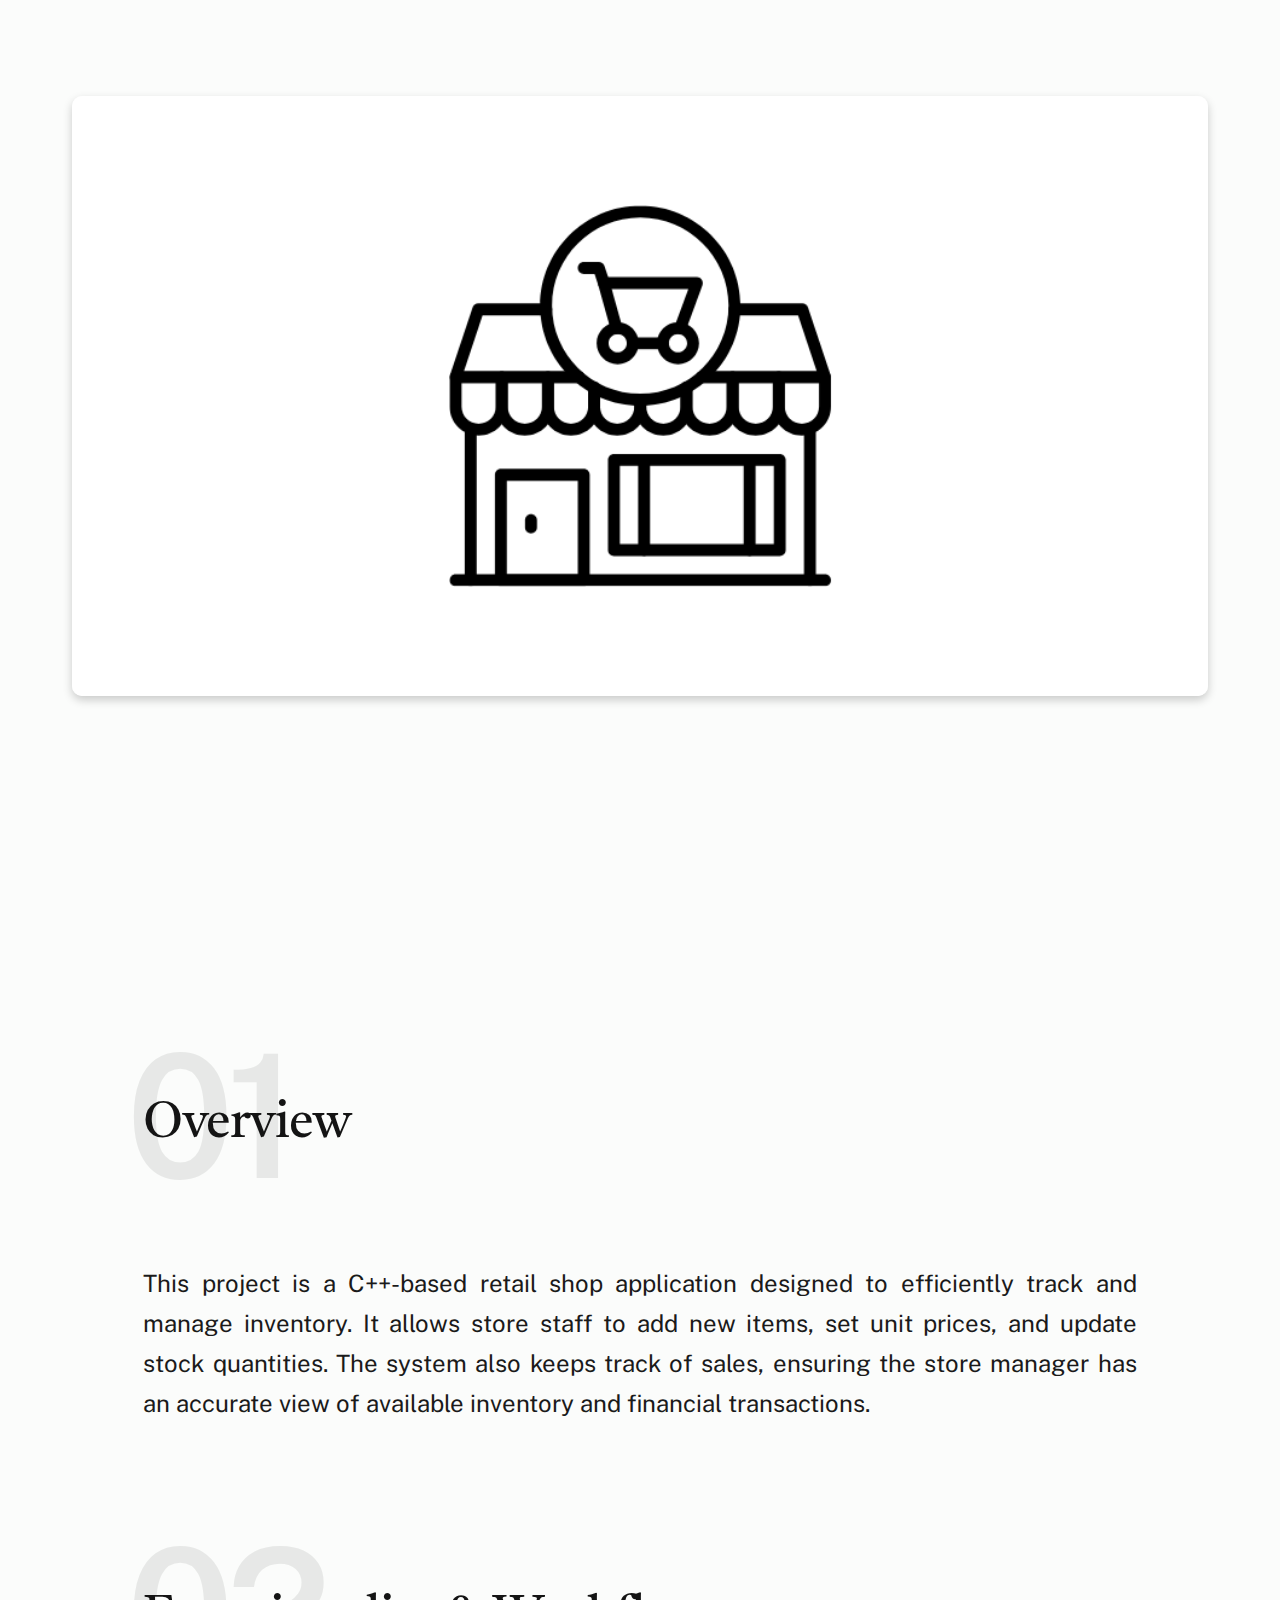
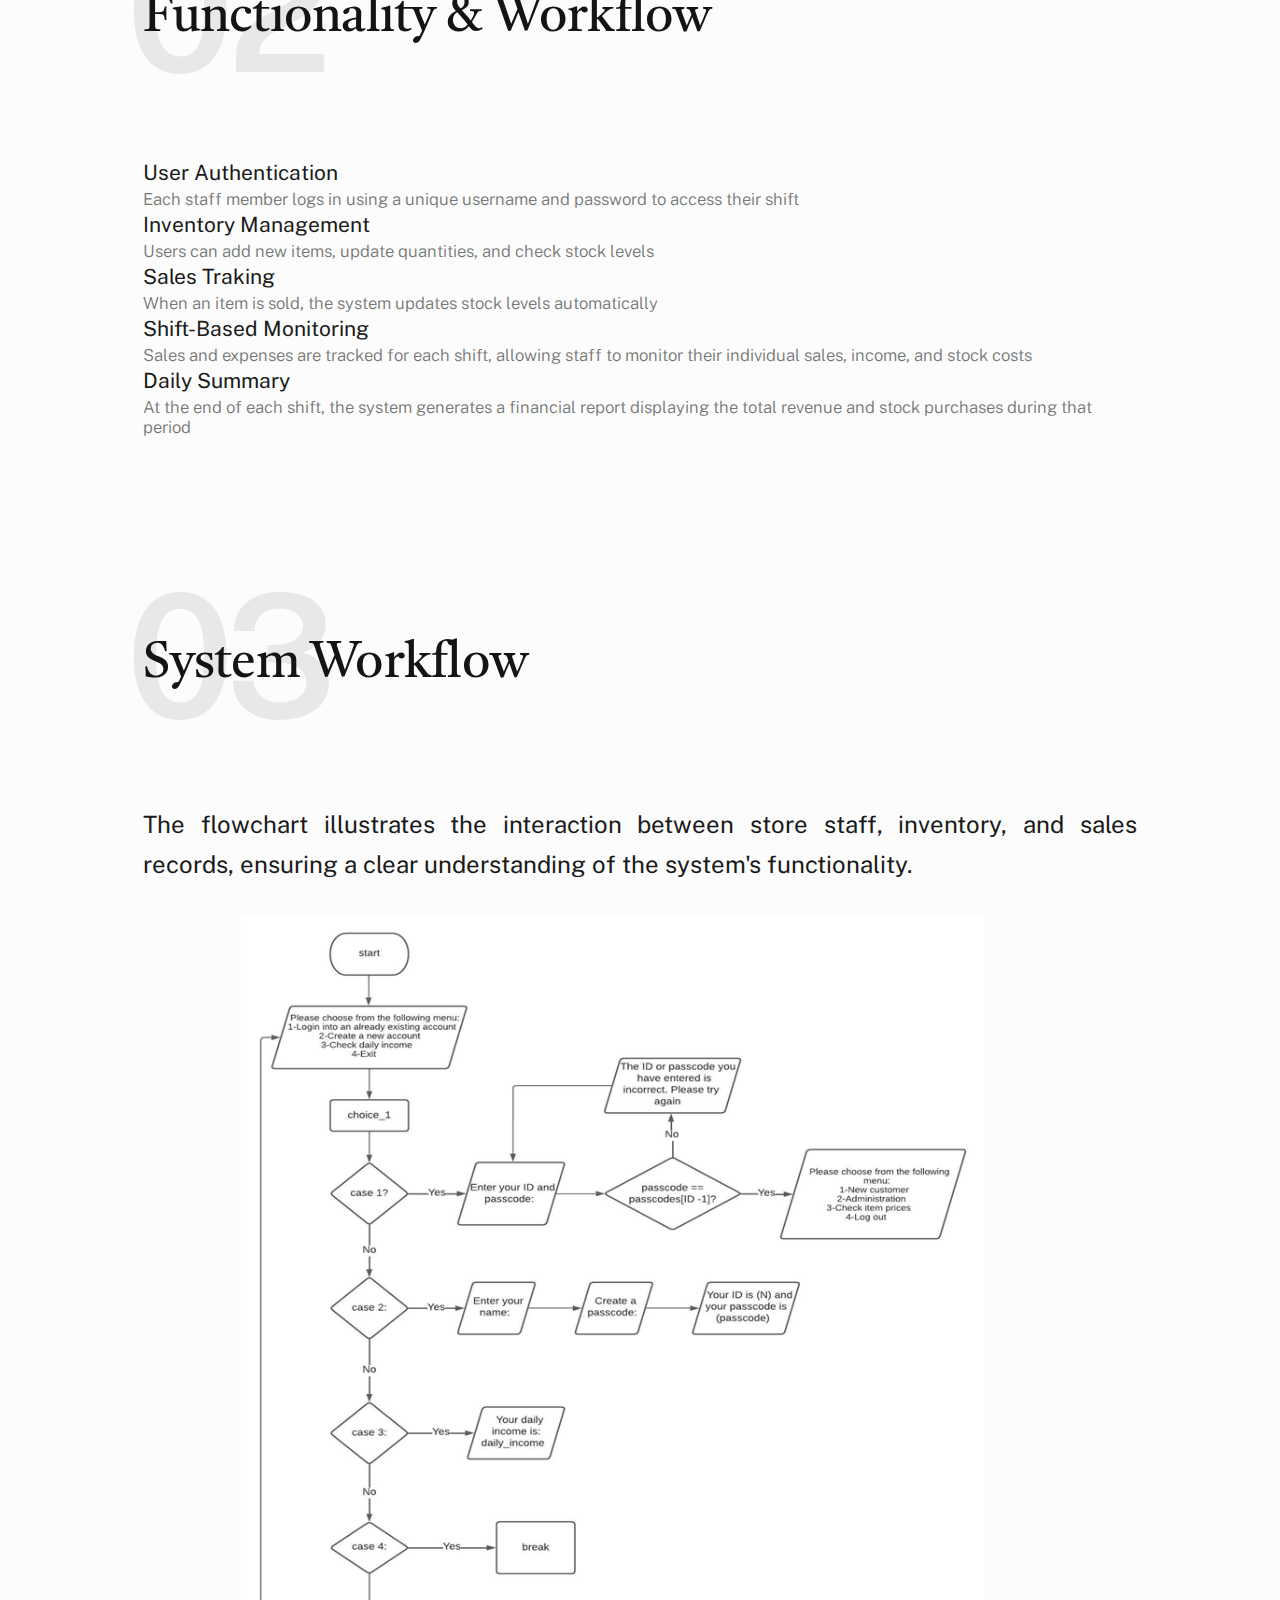
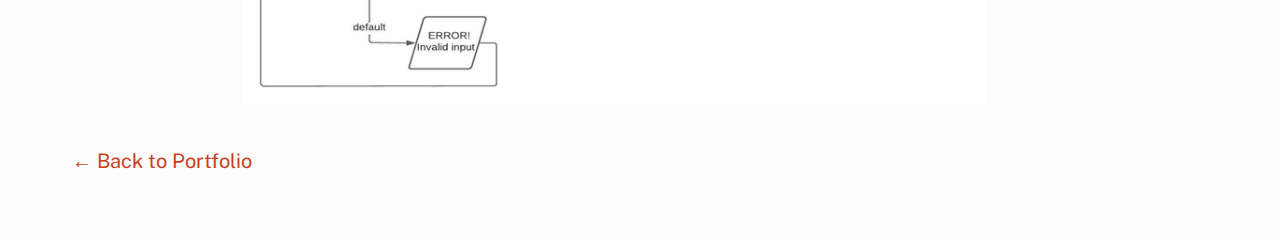
<file: projects/retail_shop.html>
<!DOCTYPE html>
<html lang="en">
<head>
    <meta charset="UTF-8">
    <meta name="viewport" content="width=device-width, initial-scale=1.0">
    <title>Retail Shop</title>
    <link rel="stylesheet" href="../css/vendor.css"> <!-- Link to vendor CSS -->
    <link rel="stylesheet" href="../css/styles.css"> <!-- Link to main CSS -->
    <link rel="icon" type="../dana-images/D.png">
    <style>
        /* Override or add styles specific to this page */
        .project-container {
            max-width: 1200px;
            margin: 0 auto;
            padding: var(--vspace-2) var(--vspace-1);
        }

        .project-title {
            font-size: var(--text-xxl);
            color: var(--color-text-dark);
            margin-bottom: var(--vspace-0_5);
            text-align: center;
        }

        .project-image {
            width: 100%;
            max-height: 600px;
            object-fit: cover;
            border-radius: 10px;
            box-shadow: 0px 4px 10px rgba(0, 0, 0, 0.2);
            margin-top: var(--vspace-1);
        
        }

        .project-description {
            font-size: var(--text-md);
            color: var(--color-text);
            text-align: justify;
            line-height: 1.6;
            margin-bottom: var(--vspace-1);
        }
        
            /* ===================================================================
            * # BUTTONS
            *
            *
            * ------------------------------------------------------------------- */
            .btn,
            button,
            input[type=submit],
            input[type=reset],
            input[type=button] {
                --btn-height           : var(--vspace-btn);
                display                : inline-block;
                font-family            : var(--font-1);
                font-weight            : 500;
                font-size              : calc(var(--text-size) * 0.6);
                text-transform         : uppercase;
                letter-spacing         : 0.3em;
                height                 : var(--btn-height);
                line-height            : calc(var(--btn-height) - 4px);
                padding                : 0 3.6rem;
                margin                 : 0 0.4rem var(--vspace-0_5) 0;
                color                  : var(--color-btn-text);
                text-decoration        : none;
                text-align             : center;
                white-space            : nowrap;
                cursor                 : pointer;
                transition             : all 0.3s;
                background-color       : var(--color-btn);
                border                 : 2px solid var(--color-btn);
                -webkit-font-smoothing : antialiased;
                -moz-osx-font-smoothing: grayscale;
            }

            .btn:focus,
            button:focus,
            input[type=submit]:focus,
            input[type=reset]:focus,
            input[type=button]:focus,
            .btn:hover,
            button:hover,
            input[type=submit]:hover,
            input[type=reset]:hover,
            input[type=button]:hover {
                background-color: var(--color-btn-hover);
                border-color    : var(--color-btn-hover);
                color           : var(--color-btn-hover-text);
                outline         : 0;
            }

            /* button primary
            */
            .btn.btn--primary,
            button.btn--primary,
            input[type=submit].btn--primary,
            input[type=reset].btn--primary,
            input[type=button].btn--primary {
                background  : var(--color-btn-primary);
                border-color: var(--color-btn-primary);
                color       : var(--color-btn-primary-text);
            }

            .btn.btn--primary:focus,
            button.btn--primary:focus,
            input[type=submit].btn--primary:focus,
            input[type=reset].btn--primary:focus,
            input[type=button].btn--primary:focus,
            .btn.btn--primary:hover,
            button.btn--primary:hover,
            input[type=submit].btn--primary:hover,
            input[type=reset].btn--primary:hover,
            input[type=button].btn--primary:hover {
                background  : var(--color-btn-primary-hover);
                border-color: var(--color-btn-primary-hover);
                color       : var(--color-btn-primary-hover-text);
            }

            /* button modifiers
            */
            .btn.u-fullwidth,
            button.u-fullwidth {
                width       : 100%;
                margin-right: 0;
            }

            .btn--small,
            button.btn--small {
                --btn-height: calc(var(--vspace-btn) - 1.6rem);
            }

            .btn--medium,
            button.btn--medium {
                --btn-height: calc(var(--vspace-btn) + .8rem);
            }

            .btn--large,
            button.btn--large {
                --btn-height: calc(var(--vspace-btn) + 1.6rem);
                font-size   : var(--text-xs);
            }

            .btn--stroke,
            button.btn--stroke {
                background : transparent !important;
                font-weight: 700;
                border     : 2px solid var(--color-btn-stroke);
                color      : var(--color-btn-stroke-text);
            }

            .btn--stroke:focus,
            button.btn--stroke:focus,
            .btn--stroke:hover,
            button.btn--stroke:hover {
                background: var(--color-btn-stroke-hover) !important;
                border    : 2px solid var(--color-btn-stroke-hover);
                color     : var(--color-btn-stroke-hover-text);
            }

            .btn--pill,
            button.btn--pill {
                padding-left : 3.2rem !important;
                padding-right: 3.2rem !important;
                border-radius: 1000px !important;
            }
            .s-intro__content-text {
                z-index    : 2;
                grid-column: 1/span 8;
                margin-top : var(--vspace-2);
            }
            .section-header {
                display      : flex;
                align-items  : flex-start;
                margin-bottom: var(--vspace-3_5);
                margin-top: var(--vspace-3_5);
                position: relative;
            }
            .text-display-title {
                font-size     : var(--text-display-1);
                line-height   : 1.0717;
                letter-spacing: -0.015em;
                margin-top    : 0;
                margin-bottom : var(--vspace-1_5);
            }
            .lead,
            .attention-getter {
                font-family: var(--font-1);
                font-size  : var(--text-md);
                line-height: var(--vspace-1_25);
                text-align: justify;
                text-justify: inter-character;
            }
    </style>
</head>
<body id="top">

    <!-- preloader -->
    <div id="preloader">
        <div id="loader" class="dots-fade">
            <div></div>
            <div></div>
            <div></div>
        </div>
    </div>

    <!-- page wrap -->
    <div id="page" class="s-pagewrap">
                    <!-- # site header 
            ================================================== -->
            <header class="s-header">
                <div class="row s-header__inner">

                    <div class="s-header__block">
                        <div class="s-header__logo">
                            <a class="logo" href="retail_shop.html">
                                Retail Shop
                            </a>
                        </div>
                    </div> <!-- end s-header__block -->

                </div> <!-- end s-header__inner -->
            </header> <!-- end s-header -->
        <!-- project content -->
        <div class="project-container">
            <img src="../dana-images/store.png" alt="Retail Shop Project" class="project-image">
                                <!-- # about
            ================================================== -->
            <section id="about" class="s-about target-section">

                <div class="row s-about__content">
                    <div class="column xl-12">    
                        
                        <div class="section-header" data-num="01">
                            <h2 class="text-display-title">Overview</h2>
                        </div> <!-- end section-header -->

                        <p class="attention-getter">
                            This project is a C++-based retail shop application designed to efficiently track and manage inventory. It allows store staff to add new items, set unit prices, and update stock quantities. The system also keeps track of sales, ensuring the store manager has an accurate view of available inventory and financial transactions.
                        </p>
                    </div>
                            
                <div class="column xl-12">    
        
                    <div class="section-header" data-num="02">
                        <h2 class="text-display-title">Functionality & Workflow</h2>
                    </div> <!-- end section-header -->
                    <div class="grid-list-items s-about__blocks">
                    <div class="grid-list-items__item s-about__block">
                        <ul class="s-about__list">
                            <div>
                                User Authentication
                                <span>Each staff member logs in using a unique username and password to access their shift</span>
                            </div>
                            <div>
                                Inventory Management
                                <span>Users can add new items, update quantities, and check stock levels</span>
                            </div>
                            <div>
                                Sales Traking
                                <span>When an item is sold, the system updates stock levels automatically</span>
                            </div>
                            <div>
                                Shift-Based Monitoring
                                <span>Sales and expenses are tracked for each shift, allowing staff to monitor their individual sales, income, and stock costs</span>
                            </div>
                            <div>
                                Daily Summary
                                <span>At the end of each shift, the system generates a financial report displaying the total revenue and stock purchases during that period</span>
                            </div>
                        </ul>
                    </div> <!--end s-about__block -->
                    </div> <!--end s-about__content -->
                <div class="row s-about__content">
                    <div class="column xl-12">    
                        
                        <div class="section-header" data-num="03">
                            <h2 class="text-display-title">System Workflow</h2>
                        </div> <!-- end section-header -->

                        <p class="attention-getter">
                            The flowchart illustrates the interaction between store staff, inventory, and sales records, ensuring a clear understanding of the system's functionality.
                        </p>
                        <img src = "../dana-images/retail_flowchart.png">
                    </div>
                </div>
                
            </section> <!-- end s-about --> 
            <a href="../index.html" class="u-fullwidth">&#8592; Back to Portfolio</a>
        </div>

    </div> <!-- end page-wrap -->

    <!-- Java Script -->
    <script src="../js/plugins.js"></script>
    <script src="../js/main.js"></script>

</body>
</html>
</file>
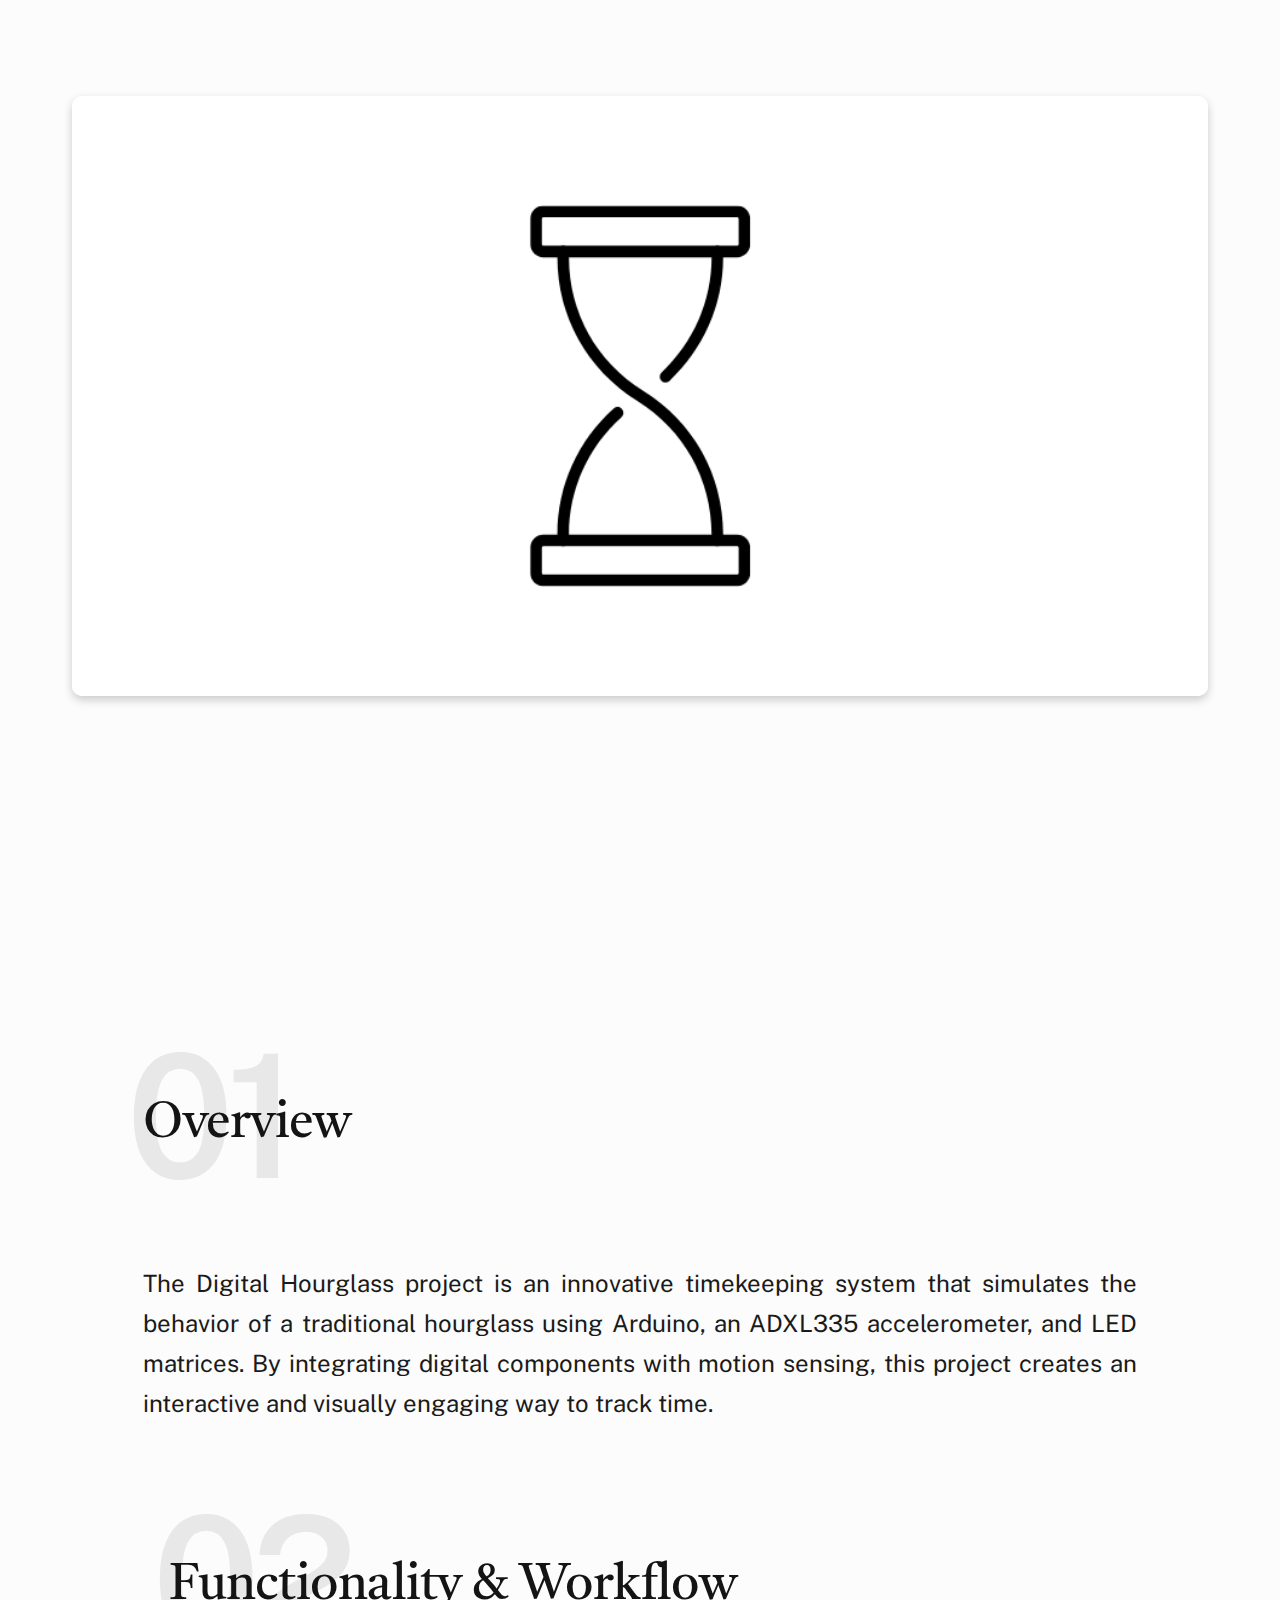
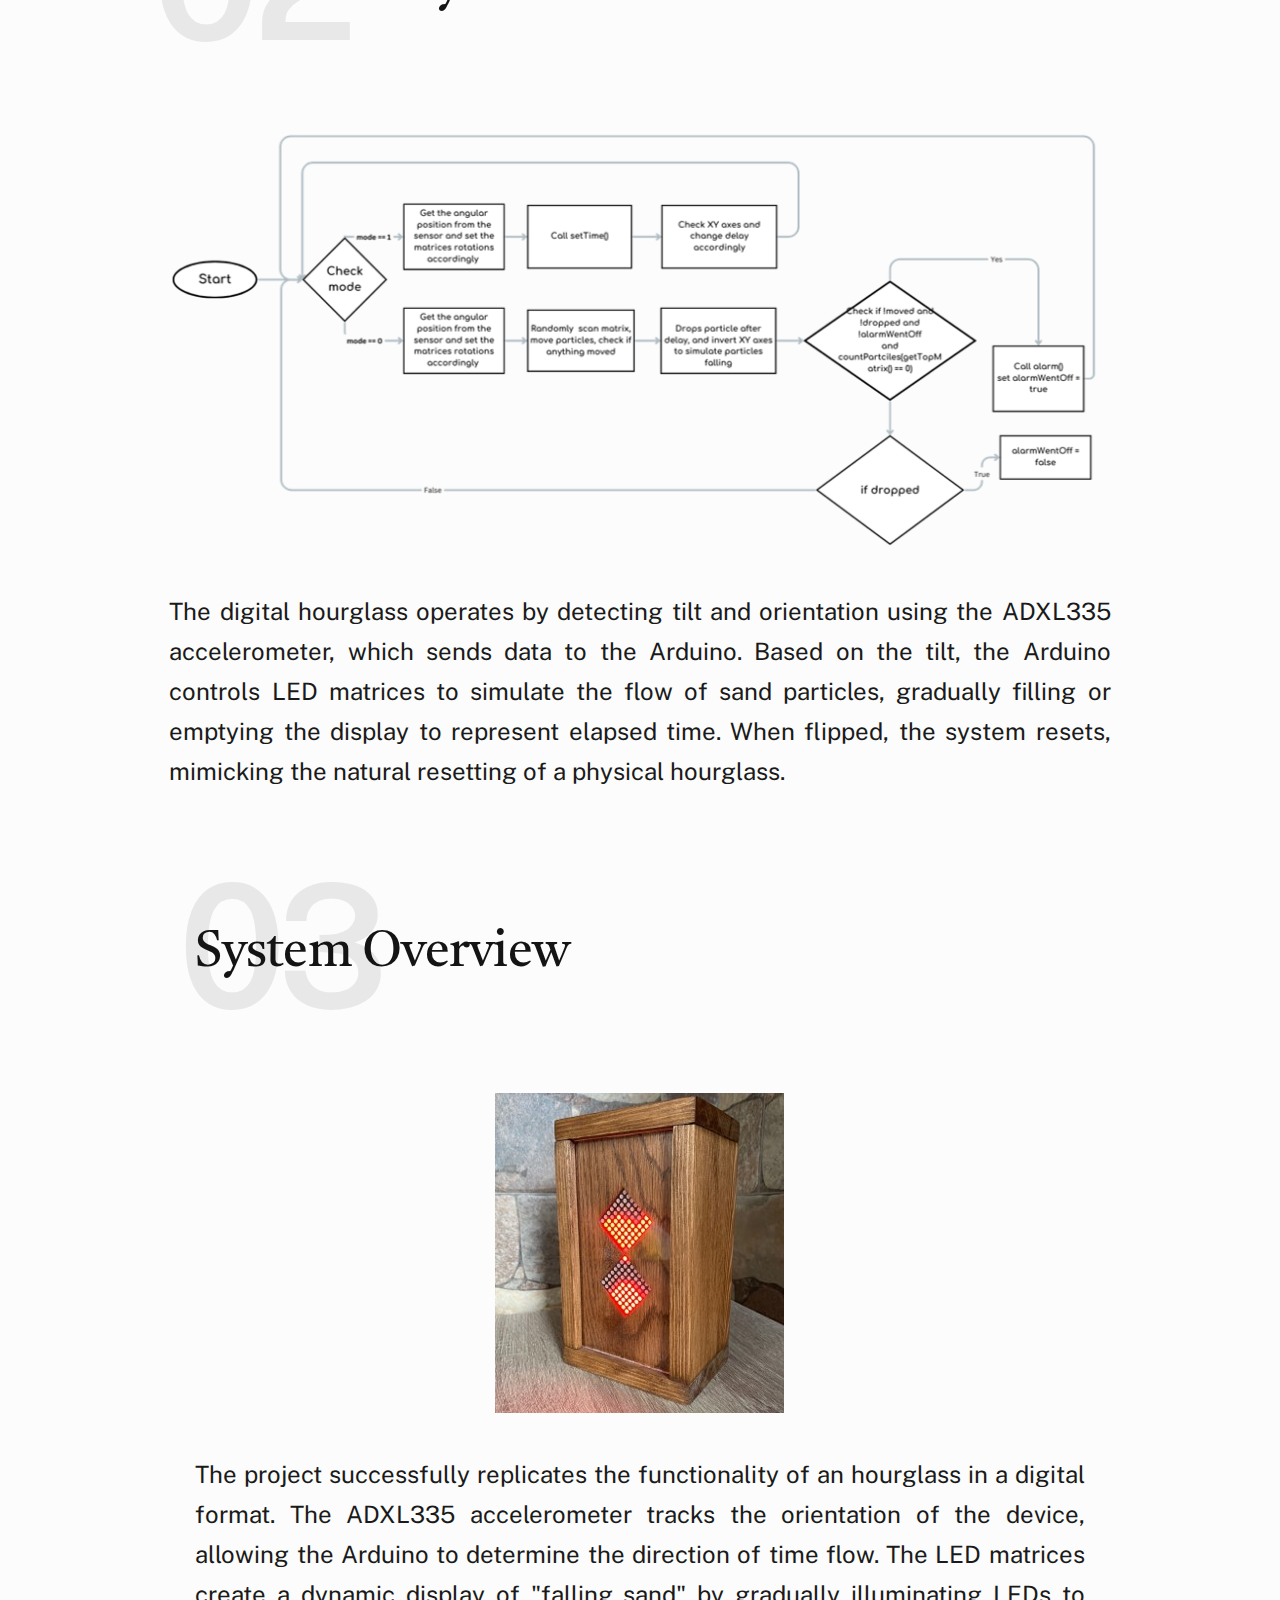
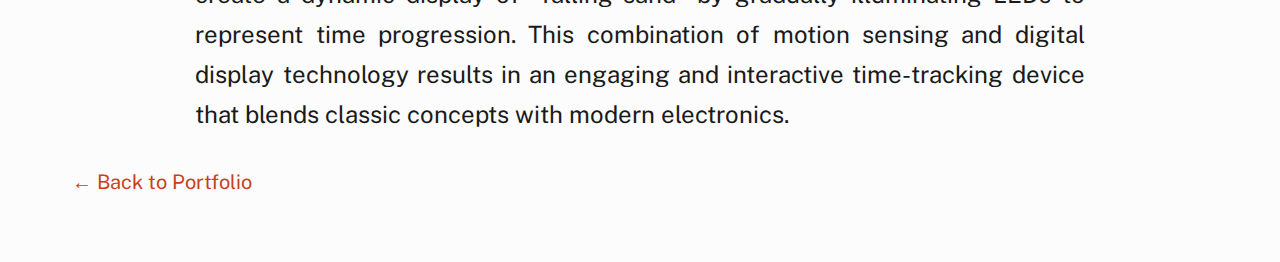
<file: projects/thehourglass.html>
<!DOCTYPE html>
<html lang="en">
<head>
    <meta charset="UTF-8">
    <meta name="viewport" content="width=device-width, initial-scale=1.0">
    <title>The Hourglass</title>
    <link rel="stylesheet" href="../css/vendor.css"> <!-- Link to vendor CSS -->
    <link rel="stylesheet" href="../css/styles.css"> <!-- Link to main CSS -->
    <link rel="icon" type="image/png" href="../dana-images/D.png">
    <style>
        /* Override or add styles specific to this page */
        .project-container {
            max-width: 1200px;
            margin: 0 auto;
            padding: var(--vspace-2) var(--vspace-1);
        }

        .project-title {
            font-size: var(--text-xxl);
            color: var(--color-text-dark);
            margin-bottom: var(--vspace-0_5);
            text-align: center;
        }

        .project-image {
            width: 100%;
            max-height: 600px;
            object-fit: cover;
            border-radius: 10px;
            box-shadow: 0px 4px 10px rgba(0, 0, 0, 0.2);
            margin-top: var(--vspace-1);
        
        }

        .project-description {
            font-size: var(--text-md);
            color: var(--color-text);
            text-align: justify;
            line-height: 1.6;
            margin-bottom: var(--vspace-1);
        }
        
            /* ===================================================================
            * # BUTTONS
            *
            *
            * ------------------------------------------------------------------- */
            .btn,
            button,
            input[type=submit],
            input[type=reset],
            input[type=button] {
                --btn-height           : var(--vspace-btn);
                display                : inline-block;
                font-family            : var(--font-1);
                font-weight            : 500;
                font-size              : calc(var(--text-size) * 0.6);
                text-transform         : uppercase;
                letter-spacing         : 0.3em;
                height                 : var(--btn-height);
                line-height            : calc(var(--btn-height) - 4px);
                padding                : 0 3.6rem;
                margin                 : 0 0.4rem var(--vspace-0_5) 0;
                color                  : var(--color-btn-text);
                text-decoration        : none;
                text-align             : center;
                white-space            : nowrap;
                cursor                 : pointer;
                transition             : all 0.3s;
                background-color       : var(--color-btn);
                border                 : 2px solid var(--color-btn);
                -webkit-font-smoothing : antialiased;
                -moz-osx-font-smoothing: grayscale;
            }

            .btn:focus,
            button:focus,
            input[type=submit]:focus,
            input[type=reset]:focus,
            input[type=button]:focus,
            .btn:hover,
            button:hover,
            input[type=submit]:hover,
            input[type=reset]:hover,
            input[type=button]:hover {
                background-color: var(--color-btn-hover);
                border-color    : var(--color-btn-hover);
                color           : var(--color-btn-hover-text);
                outline         : 0;
            }

            /* button primary
            */
            .btn.btn--primary,
            button.btn--primary,
            input[type=submit].btn--primary,
            input[type=reset].btn--primary,
            input[type=button].btn--primary {
                background  : var(--color-btn-primary);
                border-color: var(--color-btn-primary);
                color       : var(--color-btn-primary-text);
            }

            .btn.btn--primary:focus,
            button.btn--primary:focus,
            input[type=submit].btn--primary:focus,
            input[type=reset].btn--primary:focus,
            input[type=button].btn--primary:focus,
            .btn.btn--primary:hover,
            button.btn--primary:hover,
            input[type=submit].btn--primary:hover,
            input[type=reset].btn--primary:hover,
            input[type=button].btn--primary:hover {
                background  : var(--color-btn-primary-hover);
                border-color: var(--color-btn-primary-hover);
                color       : var(--color-btn-primary-hover-text);
            }

            /* button modifiers
            */
            .btn.u-fullwidth,
            button.u-fullwidth {
                width       : 100%;
                margin-right: 0;
            }

            .btn--small,
            button.btn--small {
                --btn-height: calc(var(--vspace-btn) - 1.6rem);
            }

            .btn--medium,
            button.btn--medium {
                --btn-height: calc(var(--vspace-btn) + .8rem);
            }

            .btn--large,
            button.btn--large {
                --btn-height: calc(var(--vspace-btn) + 1.6rem);
                font-size   : var(--text-xs);
            }

            .btn--stroke,
            button.btn--stroke {
                background : transparent !important;
                font-weight: 700;
                border     : 2px solid var(--color-btn-stroke);
                color      : var(--color-btn-stroke-text);
            }

            .btn--stroke:focus,
            button.btn--stroke:focus,
            .btn--stroke:hover,
            button.btn--stroke:hover {
                background: var(--color-btn-stroke-hover) !important;
                border    : 2px solid var(--color-btn-stroke-hover);
                color     : var(--color-btn-stroke-hover-text);
            }

            .btn--pill,
            button.btn--pill {
                padding-left : 3.2rem !important;
                padding-right: 3.2rem !important;
                border-radius: 1000px !important;
            }
            .s-intro__content-text {
                z-index    : 2;
                grid-column: 1/span 8;
                margin-top : var(--vspace-2);
            }
            .section-header {
                display      : flex;
                align-items  : flex-start;
                margin-bottom: var(--vspace-3_5);
                margin-top: var(--vspace-3_5);
                position: relative;
            }
            .text-display-title {
                font-size     : var(--text-display-1);
                line-height   : 1.0717;
                letter-spacing: -0.015em;
                margin-top    : 0;
                margin-bottom : var(--vspace-1_5);
            }
            .lead,
            .attention-getter {
                font-family: var(--font-1);
                font-size  : var(--text-md);
                line-height: var(--vspace-1_25);
                text-align: justify;
                text-justify: inter-character;
            }
    </style>
</head>
<body id="top">

    <!-- preloader -->
    <div id="preloader">
        <div id="loader" class="dots-fade">
            <div></div>
            <div></div>
            <div></div>
        </div>
    </div>

    <!-- page wrap -->
    <div id="page" class="s-pagewrap">
                    <!-- # site header 
            ================================================== -->
            <header class="s-header">
                <div class="row s-header__inner">

                    <div class="s-header__block">
                        <div class="s-header__logo">
                            <a class="logo" href="thehourglass.html">
                                The Hourglass
                            </a>
                        </div>
                    </div> <!-- end s-header__block -->

                </div> <!-- end s-header__inner -->
            </header> <!-- end s-header -->
        <!-- project content -->
        <div class="project-container">
            <img src="../dana-images/hourglass.png" alt="The Hourglass" class="project-image">
                                <!-- # about
            ================================================== -->
            <section id="about" class="s-about target-section">

                <div class="row s-about__content">
                    <div class="column xl-12">    
                        
                        <div class="section-header" data-num="01">
                            <h2 class="text-display-title">Overview</h2>
                        </div> <!-- end section-header -->

                        <p class="attention-getter">
                            The Digital Hourglass project is an innovative timekeeping system that simulates the behavior of a traditional hourglass using Arduino, an ADXL335 accelerometer, and LED matrices. By integrating digital components with motion sensing, this project creates an interactive and visually engaging way to track time.
                        </p>
                        <div class="column xl-12">    
                        
                            <div class="section-header" data-num="02">
                                <h2 class="text-display-title"> Functionality & Workflow</h2>
                            </div> <!-- end section-header -->
                            <img src = "../dana-images/hourglass_flowchart.png">
                            <p class="attention-getter">
                                The digital hourglass operates by detecting tilt and orientation using the ADXL335 accelerometer, which sends data to the Arduino. Based on the tilt, the Arduino controls LED matrices to simulate the flow of sand particles, gradually filling or emptying the display to represent elapsed time. When flipped, the system resets, mimicking the natural resetting of a physical hourglass.
                            </p>
                        <div class="column xl-12">    
                    
                            <div class="section-header" data-num="03">
                                <h2 class="text-display-title"> System Overview</h2>
                            </div> <!-- end section-header -->
                            <div style="text-align: center;">
                                <img src = "../dana-images/hourglasspic.jpg" >
                            </div>
                            <p class="attention-getter">
                                The project successfully replicates the functionality of an hourglass in a digital format. The ADXL335 accelerometer tracks the orientation of the device, allowing the Arduino to determine the direction of time flow. The LED matrices create a dynamic display of "falling sand" by gradually illuminating LEDs to represent time progression. This combination of motion sensing and digital display technology results in an engaging and interactive time-tracking device that blends classic concepts with modern electronics.
                            </p>
            </section> <!-- end s-about --> 
            <a href="../index.html" class="u-fullwidth">&#8592; Back to Portfolio</a>
        </div>

    </div> <!-- end page-wrap -->

    <!-- Java Script -->
    <script src="../js/plugins.js"></script>
    <script src="../js/main.js"></script>

</body>
</html>
</file>
<file: css/vendor.css>
/* ===================================================================
 * Hudson Third-party Stylesheets
 * Template Ver. 1.0.0
 * 04-03-2023
 * -------------------------------------------------------------------
 *
 * TOC:
 * # PrismJS 
 * # Swiper
 * # GLightbox
 *
 * ------------------------------------------------------------------- */
 

/* ===================================================================
 * # PrismJS 1.20.0
 *   https://prismjs.com/download.html#themes=prism-okaidia&languages=markup+css+clike+javascript+markup-templating+php 
 *   
 *   okaidia theme for JavaScript, CSS and HTML
 *   Loosely based on Monokai textmate theme by http://www.monokai.nl/
 *   @author ocodia
 * ------------------------------------------------------------------- */
code[class*=language-],
pre[class*=language-] {
    color          : #f8f8f2;
    background     : none;
    text-shadow    : 0 1px rgba(0, 0, 0, 0.3);
    font-family    : var(--font-mono);
    font-size      : calc(var(--text-size) * 0.9444);
    text-align     : left;
    white-space    : pre;
    word-spacing   : normal;
    word-break     : normal;
    word-wrap      : normal;
    line-height    : var(--vspace-1);
    -moz-tab-size  : 4;
    -o-tab-size    : 4;
    tab-size       : 4;
    -webkit-hyphens: none;
    hyphens        : none;
}

/* Code blocks */
pre[class*=language-] {
    padding : var(--vspace-0_5) 0 var(--vspace-1);
    margin  : var(--vspace-1) 0;
    overflow: auto;
}

:not(pre)>code[class*=language-],
pre[class*=language-] {
    background: #272822;
}

/* Inline code */
:not(pre)>code[class*=language-] {
    padding    : 0.1em;
    white-space: normal;
}

.token.comment,
.token.prolog,
.token.doctype,
.token.cdata {
    color: slategray;
}

.token.punctuation {
    color: #f8f8f2;
}

.token.namespace {
    opacity: 0.7;
}

.token.property,
.token.tag,
.token.constant,
.token.symbol,
.token.deleted {
    color: #f92672;
}

.token.boolean,
.token.number {
    color: #ae81ff;
}

.token.selector,
.token.attr-name,
.token.string,
.token.char,
.token.builtin,
.token.inserted {
    color: #a6e22e;
}

.token.operator,
.token.entity,
.token.url,
.language-css .token.string,
.style .token.string,
.token.variable {
    color: #f8f8f2;
}

.token.atrule,
.token.attr-value,
.token.function,
.token.class-name {
    color: #e6db74;
}

.token.keyword {
    color: #66d9ef;
}

.token.regex,
.token.important {
    color: #fd971f;
}

.token.important,
.token.bold {
    font-weight: bold;
}

.token.italic {
    font-style: italic;
}

.token.entity {
    cursor: help;
}


/* ===================================================================
 * # Swiper 6.4.5
 *   Most modern mobile touch slider and framework with hardware accelerated transitions
 *   https://swiperjs.com
 *
 *   Copyright 2014-2020 Vladimir Kharlampidi
 *
 *   Released under the MIT License
 *
 *   Released on: December 18, 2020
 * ------------------------------------------------------------------- */
@font-face {
    font-family: "swiper-icons";
    src        : url("data:application/font-woff;charset=utf-8;base64, [base64]//wADZ2x5ZgAAAywAAADMAAAD2MHtryVoZWFkAAABbAAAADAAAAA2E2+eoWhoZWEAAAGcAAAAHwAAACQC9gDzaG10eAAAAigAAAAZAAAArgJkABFsb2NhAAAC0AAAAFoAAABaFQAUGG1heHAAAAG8AAAAHwAAACAAcABAbmFtZQAAA/gAAAE5AAACXvFdBwlwb3N0AAAFNAAAAGIAAACE5s74hXjaY2BkYGAAYpf5Hu/j+W2+MnAzMYDAzaX6QjD6/4//Bxj5GA8AuRwMYGkAPywL13jaY2BkYGA88P8Agx4j+/8fQDYfA1AEBWgDAIB2BOoAeNpjYGRgYNBh4GdgYgABEMnIABJzYNADCQAACWgAsQB42mNgYfzCOIGBlYGB0YcxjYGBwR1Kf2WQZGhhYGBiYGVmgAFGBiQQkOaawtDAoMBQxXjg/wEGPcYDDA4wNUA2CCgwsAAAO4EL6gAAeNpj2M0gyAACqxgGNWBkZ2D4/wMA+xkDdgAAAHjaY2BgYGaAYBkGRgYQiAHyGMF8FgYHIM3DwMHABGQrMOgyWDLEM1T9/w8UBfEMgLzE////P/5//f/V/xv+r4eaAAeMbAxwIUYmIMHEgKYAYjUcsDAwsLKxc3BycfPw8jEQA/[base64]/uznmfPFBNODM2K7MTQ45YEAZqGP81AmGGcF3iPqOop0r1SPTaTbVkfUe4HXj97wYE+yNwWYxwWu4v1ugWHgo3S1XdZEVqWM7ET0cfnLGxWfkgR42o2PvWrDMBSFj/IHLaF0zKjRgdiVMwScNRAoWUoH78Y2icB/yIY09An6AH2Bdu/UB+yxopYshQiEvnvu0dURgDt8QeC8PDw7Fpji3fEA4z/PEJ6YOB5hKh4dj3EvXhxPqH/SKUY3rJ7srZ4FZnh1PMAtPhwP6fl2PMJMPDgeQ4rY8YT6Gzao0eAEA409DuggmTnFnOcSCiEiLMgxCiTI6Cq5DZUd3Qmp10vO0LaLTd2cjN4fOumlc7lUYbSQcZFkutRG7g6JKZKy0RmdLY680CDnEJ+UMkpFFe1RN7nxdVpXrC4aTtnaurOnYercZg2YVmLN/d/gczfEimrE/fs/bOuq29Zmn8tloORaXgZgGa78yO9/cnXm2BpaGvq25Dv9S4E9+5SIc9PqupJKhYFSSl47+Qcr1mYNAAAAeNptw0cKwkAAAMDZJA8Q7OUJvkLsPfZ6zFVERPy8qHh2YER+3i/BP83vIBLLySsoKimrqKqpa2hp6+jq6RsYGhmbmJqZSy0sraxtbO3sHRydnEMU4uR6yx7JJXveP7WrDycAAAAAAAH//wACeNpjYGRgYOABYhkgZgJCZgZNBkYGLQZtIJsFLMYAAAw3ALgAeNolizEKgDAQBCchRbC2sFER0YD6qVQiBCv/H9ezGI6Z5XBAw8CBK/m5iQQVauVbXLnOrMZv2oLdKFa8Pjuru2hJzGabmOSLzNMzvutpB3N42mNgZGBg4GKQYzBhYMxJLMlj4GBgAYow/P/PAJJhLM6sSoWKfWCAAwDAjgbRAAB42mNgYGBkAIIbCZo5IPrmUn0hGA0AO8EFTQAA") format("woff");
    font-weight: 400;
    font-style : normal;
}

:root {
    --swiper-theme-color: #007aff;
}

.swiper-container {
    margin-left : auto;
    margin-right: auto;
    position    : relative;
    overflow    : hidden;
    list-style  : none;
    padding     : 0;
    /* Fix of Webkit flickering */
    z-index     : 1;
}

.swiper-container-vertical>.swiper-wrapper {
    flex-direction: column;
}

.swiper-wrapper {
    position           : relative;
    width              : 100%;
    height             : 100%;
    z-index            : 1;
    display            : flex;
    transition-property: transform;
    box-sizing         : content-box;
}

.swiper-container-android .swiper-slide,
.swiper-wrapper {
    transform: translate3d(0px, 0, 0);
}

.swiper-container-multirow>.swiper-wrapper {
    flex-wrap: wrap;
}

.swiper-container-multirow-column>.swiper-wrapper {
    flex-wrap     : wrap;
    flex-direction: column;
}

.swiper-container-free-mode>.swiper-wrapper {
    transition-timing-function: ease-out;
    margin                    : 0 auto;
}

.swiper-slide {
    flex-shrink        : 0;
    width              : 100%;
    height             : 100%;
    position           : relative;
    transition-property: transform;
}

.swiper-slide-invisible-blank {
    visibility: hidden;
}

/* Auto Height */
.swiper-container-autoheight,
.swiper-container-autoheight .swiper-slide {
    height: auto;
}

.swiper-container-autoheight .swiper-wrapper {
    align-items        : flex-start;
    transition-property: transform, height;
}

/* 3D Effects */
.swiper-container-3d {
    perspective: 1200px;
}

.swiper-container-3d .swiper-wrapper,
.swiper-container-3d .swiper-slide,
.swiper-container-3d .swiper-slide-shadow-left,
.swiper-container-3d .swiper-slide-shadow-right,
.swiper-container-3d .swiper-slide-shadow-top,
.swiper-container-3d .swiper-slide-shadow-bottom,
.swiper-container-3d .swiper-cube-shadow {
    transform-style: preserve-3d;
}

.swiper-container-3d .swiper-slide-shadow-left,
.swiper-container-3d .swiper-slide-shadow-right,
.swiper-container-3d .swiper-slide-shadow-top,
.swiper-container-3d .swiper-slide-shadow-bottom {
    position      : absolute;
    left          : 0;
    top           : 0;
    width         : 100%;
    height        : 100%;
    pointer-events: none;
    z-index       : 10;
}

.swiper-container-3d .swiper-slide-shadow-left {
    background-image: linear-gradient(to left, rgba(0, 0, 0, 0.5), rgba(0, 0, 0, 0));
}

.swiper-container-3d .swiper-slide-shadow-right {
    background-image: linear-gradient(to right, rgba(0, 0, 0, 0.5), rgba(0, 0, 0, 0));
}

.swiper-container-3d .swiper-slide-shadow-top {
    background-image: linear-gradient(to top, rgba(0, 0, 0, 0.5), rgba(0, 0, 0, 0));
}

.swiper-container-3d .swiper-slide-shadow-bottom {
    background-image: linear-gradient(to bottom, rgba(0, 0, 0, 0.5), rgba(0, 0, 0, 0));
}

/* CSS Mode */
.swiper-container-css-mode>.swiper-wrapper {
    overflow          : auto;
    scrollbar-width   : none;
    /* For Firefox */
    -ms-overflow-style: none;
    /* For Internet Explorer and Edge */
}

.swiper-container-css-mode>.swiper-wrapper::-webkit-scrollbar {
    display: none;
}

.swiper-container-css-mode>.swiper-wrapper>.swiper-slide {
    scroll-snap-align: start start;
}

.swiper-container-horizontal.swiper-container-css-mode>.swiper-wrapper {
    scroll-snap-type: x mandatory;
}

.swiper-container-vertical.swiper-container-css-mode>.swiper-wrapper {
    scroll-snap-type: y mandatory;
}

:root {
    --swiper-navigation-size : 44px;
    /*
    --swiper-navigation-color: var(--swiper-theme-color);
    */
}

.swiper-button-prev,
.swiper-button-next {
    position       : absolute;
    top            : 50%;
    width          : calc(var(--swiper-navigation-size) / 44 * 27);
    height         : var(--swiper-navigation-size);
    margin-top     : calc(-1 * var(--swiper-navigation-size) / 2);
    z-index        : 10;
    cursor         : pointer;
    display        : flex;
    align-items    : center;
    justify-content: center;
    color          : var(--swiper-navigation-color, var(--swiper-theme-color));
}

.swiper-button-prev.swiper-button-disabled,
.swiper-button-next.swiper-button-disabled {
    opacity       : 0.35;
    cursor        : auto;
    pointer-events: none;
}

.swiper-button-prev:after,
.swiper-button-next:after {
    font-family   : swiper-icons;
    font-size     : var(--swiper-navigation-size);
    text-transform: none !important;
    letter-spacing: 0;
    text-transform: none;
    font-variant  : initial;
    line-height   : 1;
}

.swiper-button-prev,
.swiper-container-rtl .swiper-button-next {
    left : 10px;
    right: auto;
}

.swiper-button-prev:after,
.swiper-container-rtl .swiper-button-next:after {
    content: "prev";
}

.swiper-button-next,
.swiper-container-rtl .swiper-button-prev {
    right: 10px;
    left : auto;
}

.swiper-button-next:after,
.swiper-container-rtl .swiper-button-prev:after {
    content: "next";
}

.swiper-button-prev.swiper-button-white,
.swiper-button-next.swiper-button-white {
    --swiper-navigation-color: #ffffff;
}

.swiper-button-prev.swiper-button-black,
.swiper-button-next.swiper-button-black {
    --swiper-navigation-color: #000000;
}

.swiper-button-lock {
    display: none;
}

:root {
    /*
    --swiper-pagination-color: var(--swiper-theme-color);
    */
}

.swiper-pagination {
    position  : absolute;
    text-align: center;
    transition: 300ms opacity;
    transform : translate3d(0, 0, 0);
    z-index   : 10;
}

.swiper-pagination.swiper-pagination-hidden {
    opacity: 0;
}

/* Common Styles */
.swiper-pagination-fraction,
.swiper-pagination-custom,
.swiper-container-horizontal>.swiper-pagination-bullets {
    bottom: 10px;
    left  : 0;
    width : 100%;
}

/* Bullets */
.swiper-pagination-bullets-dynamic {
    overflow : hidden;
    font-size: 0;
}

.swiper-pagination-bullets-dynamic .swiper-pagination-bullet {
    transform: scale(0.33);
    position : relative;
}

.swiper-pagination-bullets-dynamic .swiper-pagination-bullet-active {
    transform: scale(1);
}

.swiper-pagination-bullets-dynamic .swiper-pagination-bullet-active-main {
    transform: scale(1);
}

.swiper-pagination-bullets-dynamic .swiper-pagination-bullet-active-prev {
    transform: scale(0.66);
}

.swiper-pagination-bullets-dynamic .swiper-pagination-bullet-active-prev-prev {
    transform: scale(0.33);
}

.swiper-pagination-bullets-dynamic .swiper-pagination-bullet-active-next {
    transform: scale(0.66);
}

.swiper-pagination-bullets-dynamic .swiper-pagination-bullet-active-next-next {
    transform: scale(0.33);
}

.swiper-pagination-bullet {
    width        : 8px;
    height       : 8px;
    display      : inline-block;
    border-radius: 100%;
    background   : #000;
    opacity      : 0.2;
}

button.swiper-pagination-bullet {
    border            : none;
    margin            : 0;
    padding           : 0;
    box-shadow        : none;
    -webkit-appearance: none;
    -moz-appearance   : none;
    appearance        : none;
}

.swiper-pagination-clickable .swiper-pagination-bullet {
    cursor: pointer;
}

.swiper-pagination-bullet-active {
    opacity   : 1;
    background: var(--swiper-pagination-color, var(--swiper-theme-color));
}

.swiper-container-vertical>.swiper-pagination-bullets {
    right    : 10px;
    top      : 50%;
    transform: translate3d(0px, -50%, 0);
}

.swiper-container-vertical>.swiper-pagination-bullets .swiper-pagination-bullet {
    margin : 6px 0;
    display: block;
}

.swiper-container-vertical>.swiper-pagination-bullets.swiper-pagination-bullets-dynamic {
    top      : 50%;
    transform: translateY(-50%);
    width    : 8px;
}

.swiper-container-vertical>.swiper-pagination-bullets.swiper-pagination-bullets-dynamic .swiper-pagination-bullet {
    display   : inline-block;
    transition: 200ms transform, 200ms top;
}

.swiper-container-horizontal>.swiper-pagination-bullets .swiper-pagination-bullet {
    margin: 0 4px;
}

.swiper-container-horizontal>.swiper-pagination-bullets.swiper-pagination-bullets-dynamic {
    left       : 50%;
    transform  : translateX(-50%);
    white-space: nowrap;
}

.swiper-container-horizontal>.swiper-pagination-bullets.swiper-pagination-bullets-dynamic .swiper-pagination-bullet {
    transition: 200ms transform, 200ms left;
}

.swiper-container-horizontal.swiper-container-rtl>.swiper-pagination-bullets-dynamic .swiper-pagination-bullet {
    transition: 200ms transform, 200ms right;
}

/* Progress */
.swiper-pagination-progressbar {
    background: rgba(0, 0, 0, 0.25);
    position  : absolute;
}

.swiper-pagination-progressbar .swiper-pagination-progressbar-fill {
    background      : var(--swiper-pagination-color, var(--swiper-theme-color));
    position        : absolute;
    left            : 0;
    top             : 0;
    width           : 100%;
    height          : 100%;
    transform       : scale(0);
    transform-origin: left top;
}

.swiper-container-rtl .swiper-pagination-progressbar .swiper-pagination-progressbar-fill {
    transform-origin: right top;
}

.swiper-container-horizontal>.swiper-pagination-progressbar,
.swiper-container-vertical>.swiper-pagination-progressbar.swiper-pagination-progressbar-opposite {
    width : 100%;
    height: 4px;
    left  : 0;
    top   : 0;
}

.swiper-container-vertical>.swiper-pagination-progressbar,
.swiper-container-horizontal>.swiper-pagination-progressbar.swiper-pagination-progressbar-opposite {
    width : 4px;
    height: 100%;
    left  : 0;
    top   : 0;
}

.swiper-pagination-white {
    --swiper-pagination-color: #ffffff;
}

.swiper-pagination-black {
    --swiper-pagination-color: #000000;
}

.swiper-pagination-lock {
    display: none;
}

/* Scrollbar */
.swiper-scrollbar {
    border-radius   : 10px;
    position        : relative;
    -ms-touch-action: none;
    background      : rgba(0, 0, 0, 0.1);
}

.swiper-container-horizontal>.swiper-scrollbar {
    position: absolute;
    left    : 1%;
    bottom  : 3px;
    z-index : 50;
    height  : 5px;
    width   : 98%;
}

.swiper-container-vertical>.swiper-scrollbar {
    position: absolute;
    right   : 3px;
    top     : 1%;
    z-index : 50;
    width   : 5px;
    height  : 98%;
}

.swiper-scrollbar-drag {
    height       : 100%;
    width        : 100%;
    position     : relative;
    background   : rgba(0, 0, 0, 0.5);
    border-radius: 10px;
    left         : 0;
    top          : 0;
}

.swiper-scrollbar-cursor-drag {
    cursor: move;
}

.swiper-scrollbar-lock {
    display: none;
}

.swiper-zoom-container {
    width          : 100%;
    height         : 100%;
    display        : flex;
    justify-content: center;
    align-items    : center;
    text-align     : center;
}

.swiper-zoom-container>img,
.swiper-zoom-container>svg,
.swiper-zoom-container>canvas {
    max-width    : 100%;
    max-height   : 100%;
    -o-object-fit: contain;
    object-fit   : contain;
}

.swiper-slide-zoomed {
    cursor: move;
}

/* Preloader */
:root {
    /*
    --swiper-preloader-color: var(--swiper-theme-color);
    */
}

.swiper-lazy-preloader {
    width           : 42px;
    height          : 42px;
    position        : absolute;
    left            : 50%;
    top             : 50%;
    margin-left     : -21px;
    margin-top      : -21px;
    z-index         : 10;
    transform-origin: 50%;
    animation       : swiper-preloader-spin 1s infinite linear;
    box-sizing      : border-box;
    border          : 4px solid var(--swiper-preloader-color, var(--swiper-theme-color));
    border-radius   : 50%;
    border-top-color: transparent;
}

.swiper-lazy-preloader-white {
    --swiper-preloader-color: #fff;
}

.swiper-lazy-preloader-black {
    --swiper-preloader-color: #000;
}

@keyframes swiper-preloader-spin {
    100% {
        transform: rotate(360deg);
    }
}

/* a11y */
.swiper-container .swiper-notification {
    position      : absolute;
    left          : 0;
    top           : 0;
    pointer-events: none;
    opacity       : 0;
    z-index       : -1000;
}

.swiper-container-fade.swiper-container-free-mode .swiper-slide {
    transition-timing-function: ease-out;
}

.swiper-container-fade .swiper-slide {
    pointer-events     : none;
    transition-property: opacity;
}

.swiper-container-fade .swiper-slide .swiper-slide {
    pointer-events: none;
}

.swiper-container-fade .swiper-slide-active,
.swiper-container-fade .swiper-slide-active .swiper-slide-active {
    pointer-events: auto;
}

.swiper-container-cube {
    overflow: visible;
}

.swiper-container-cube .swiper-slide {
    pointer-events             : none;
    -webkit-backface-visibility: hidden;
    backface-visibility        : hidden;
    z-index                    : 1;
    visibility                 : hidden;
    transform-origin           : 0 0;
    width                      : 100%;
    height                     : 100%;
}

.swiper-container-cube .swiper-slide .swiper-slide {
    pointer-events: none;
}

.swiper-container-cube.swiper-container-rtl .swiper-slide {
    transform-origin: 100% 0;
}

.swiper-container-cube .swiper-slide-active,
.swiper-container-cube .swiper-slide-active .swiper-slide-active {
    pointer-events: auto;
}

.swiper-container-cube .swiper-slide-active,
.swiper-container-cube .swiper-slide-next,
.swiper-container-cube .swiper-slide-prev,
.swiper-container-cube .swiper-slide-next+.swiper-slide {
    pointer-events: auto;
    visibility    : visible;
}

.swiper-container-cube .swiper-slide-shadow-top,
.swiper-container-cube .swiper-slide-shadow-bottom,
.swiper-container-cube .swiper-slide-shadow-left,
.swiper-container-cube .swiper-slide-shadow-right {
    z-index                    : 0;
    -webkit-backface-visibility: hidden;
    backface-visibility        : hidden;
}

.swiper-container-cube .swiper-cube-shadow {
    position  : absolute;
    left      : 0;
    bottom    : 0px;
    width     : 100%;
    height    : 100%;
    background: #000;
    opacity   : 0.6;
    filter    : blur(50px);
    z-index   : 0;
}

.swiper-container-flip {
    overflow: visible;
}

.swiper-container-flip .swiper-slide {
    pointer-events             : none;
    -webkit-backface-visibility: hidden;
    backface-visibility        : hidden;
    z-index                    : 1;
}

.swiper-container-flip .swiper-slide .swiper-slide {
    pointer-events: none;
}

.swiper-container-flip .swiper-slide-active,
.swiper-container-flip .swiper-slide-active .swiper-slide-active {
    pointer-events: auto;
}

.swiper-container-flip .swiper-slide-shadow-top,
.swiper-container-flip .swiper-slide-shadow-bottom,
.swiper-container-flip .swiper-slide-shadow-left,
.swiper-container-flip .swiper-slide-shadow-right {
    z-index                    : 0;
    -webkit-backface-visibility: hidden;
    backface-visibility        : hidden;
}


/* ==========================================================================
 * # GLightbox
 *
 * GLightbox 3.2.0
 * https://biati-digital.github.io/glightbox/
 * -------------------------------------------------------------------------- 
 */
.glightbox-container {
    width                      : 100%;
    height                     : 100%;
    position                   : fixed;
    top                        : 0;
    left                       : 0;
    z-index                    : 999999 !important;
    overflow                   : hidden;
    touch-action               : none;
    -webkit-text-size-adjust   : 100%;
    -moz-text-size-adjust      : 100%;
    text-size-adjust           : 100%;
    -webkit-backface-visibility: hidden;
    backface-visibility        : hidden;
    outline                    : none;
}

.glightbox-container.inactive {
    display: none;
}

.glightbox-container .gcontainer {
    position: relative;
    width   : 100%;
    height  : 100%;
    z-index : 9999;
    overflow: hidden;
}

.glightbox-container .gslider {
    transition     : transform 0.4s ease;
    height         : 100%;
    left           : 0;
    top            : 0;
    width          : 100%;
    position       : relative;
    overflow       : hidden;
    display        : flex !important;
    justify-content: center;
    align-items    : center;
    transform      : translate3d(0, 0, 0);
}

.glightbox-container .gslide {
    width              : 100%;
    position           : absolute;
    -webkit-user-select: none;
    -moz-user-select   : none;
    user-select        : none;
    display            : flex;
    align-items        : center;
    justify-content    : center;
    opacity            : 0;
}

.glightbox-container .gslide.current {
    opacity : 1;
    z-index : 99999;
    position: relative;
}

.glightbox-container .gslide.prev {
    opacity: 1;
    z-index: 9999;
}

.glightbox-container .gslide-inner-content {
    width: 100%;
}

.glightbox-container .ginner-container {
    position       : relative;
    width          : 100%;
    display        : flex;
    justify-content: center;
    flex-direction : column;
    max-width      : 100%;
    margin         : auto;
    height         : 100vh;
}

.glightbox-container .ginner-container.gvideo-container {
    width: 100%;
}

.glightbox-container .ginner-container.desc-bottom,
.glightbox-container .ginner-container.desc-top {
    flex-direction: column;
}

.glightbox-container .ginner-container.desc-left,
.glightbox-container .ginner-container.desc-right {
    max-width: 100% !important;
}

.gslide iframe,
.gslide video {
    outline                   : none !important;
    border                    : none;
    min-height                : 165px;
    -webkit-overflow-scrolling: touch;
    touch-action              : auto;
}

.gslide:not(.current) {
    pointer-events: none;
}

.gslide-image {
    align-items: center;
}

.gslide-image img {
    max-height         : 100vh;
    display            : block;
    padding            : 0;
    float              : none;
    outline            : none;
    border             : none;
    -webkit-user-select: none;
    -moz-user-select   : none;
    user-select        : none;
    max-width          : 100vw;
    width              : auto;
    height             : auto;
    -o-object-fit      : cover;
    object-fit         : cover;
    touch-action       : none;
    margin             : auto;
    min-width          : 200px;
}

.desc-top .gslide-image img,
.desc-bottom .gslide-image img {
    width: auto;
}

.desc-left .gslide-image img,
.desc-right .gslide-image img {
    width    : auto;
    max-width: 100%;
}

.gslide-image img.zoomable {
    position: relative;
}

.gslide-image img.dragging {
    cursor    : grabbing !important;
    transition: none;
}

.gslide-video {
    position : relative;
    max-width: 100vh;
    width    : 100% !important;
}

.gslide-video .plyr__poster-enabled.plyr--loading .plyr__poster {
    display: none;
}

.gslide-video .gvideo-wrapper {
    width       : 100%;
    /* max-width: 160vmin; */
    margin      : auto;
}

.gslide-video::before {
    content   : "";
    position  : absolute;
    width     : 100%;
    height    : 100%;
    background: rgba(255, 0, 0, 0.34);
    display   : none;
}

.gslide-video.playing::before {
    display: none;
}

.gslide-video.fullscreen {
    max-width: 100% !important;
    min-width: 100%;
    height   : 75vh;
}

.gslide-video.fullscreen video {
    max-width: 100% !important;
    width    : 100% !important;
}

.gslide-inline {
    background: #fff;
    text-align: left;
    max-height: calc(100vh - 40px);
    overflow  : auto;
    max-width : 100%;
    margin    : auto;
}

.gslide-inline .ginlined-content {
    padding: 20px;
    width  : 100%;
}

.gslide-inline .dragging {
    cursor    : grabbing !important;
    transition: none;
}

.ginlined-content {
    overflow: auto;
    display : block !important;
    opacity : 1;
}

.gslide-external {
    display   : flex;
    width     : 100%;
    min-width : 100%;
    background: #fff;
    padding   : 0;
    overflow  : auto;
    max-height: 75vh;
    height    : 100%;
}

.gslide-media {
    display: flex;
    width  : auto;
}

.zoomed .gslide-media {
    box-shadow: none !important;
}

.desc-top .gslide-media,
.desc-bottom .gslide-media {
    margin        : 0 auto;
    flex-direction: column;
}

.gslide-description {
    position: relative;
    flex    : 1 0 100%;
}

.gslide-description.description-left,
.gslide-description.description-right {
    max-width: 100%;
}

.gslide-description.description-bottom,
.gslide-description.description-top {
    margin: 0 auto;
    width : 100%;
}

.gslide-description p {
    margin-bottom: 12px;
}

.gslide-description p:last-child {
    margin-bottom: 0;
}

.zoomed .gslide-description {
    display: none;
}

.glightbox-button-hidden {
    display: none;
}

/*
 * Description for mobiles
 * something like facebook does the description
 * for the photos
*/
.glightbox-mobile .glightbox-container .gslide-description {
    height        : auto !important;
    width         : 100%;
    position      : absolute;
    bottom        : 0;
    padding       : 19px 11px;
    max-width     : 100vw !important;
    order         : 2 !important;
    max-height    : 78vh;
    overflow      : auto !important;
    background    : linear-gradient(to bottom, rgba(0, 0, 0, 0) 0%, rgba(0, 0, 0, 0.75) 100%);
    transition    : opacity 0.3s linear;
    padding-bottom: 50px;
}

.glightbox-mobile .glightbox-container .gslide-title {
    color    : #fff;
    font-size: 1em;
}

.glightbox-mobile .glightbox-container .gslide-desc {
    color: #a1a1a1;
}

.glightbox-mobile .glightbox-container .gslide-desc a {
    color      : #fff;
    font-weight: bold;
}

.glightbox-mobile .glightbox-container .gslide-desc * {
    color: inherit;
}

.glightbox-mobile .glightbox-container .gslide-desc .desc-more {
    color  : #fff;
    opacity: 0.4;
}

.gdesc-open .gslide-media {
    transition: opacity 0.5s ease;
    opacity   : 0.4;
}

.gdesc-open .gdesc-inner {
    padding-bottom: 30px;
}

.gdesc-closed .gslide-media {
    transition: opacity 0.5s ease;
    opacity   : 1;
}

.greset {
    transition: all 0.3s ease;
}

.gabsolute {
    position: absolute;
}

.grelative {
    position: relative;
}

.glightbox-desc {
    display: none !important;
}

.glightbox-open {
    overflow: hidden;
}

.gloader {
    height            : 25px;
    width             : 25px;
    animation         : lightboxLoader 0.8s infinite linear;
    border            : 2px solid #fff;
    border-right-color: transparent;
    border-radius     : 50%;
    position          : absolute;
    display           : block;
    z-index           : 9999;
    left              : 0;
    right             : 0;
    margin            : 0 auto;
    top               : 47%;
}

.goverlay {
    width      : 100%;
    height     : calc(100vh + 1px);
    position   : fixed;
    top        : -1px;
    left       : 0;
    background : #000;
    will-change: opacity;
}

.glightbox-mobile .goverlay {
    background: #000;
}

.gprev,
.gnext,
.gclose {
    z-index        : 99999;
    cursor         : pointer;
    width          : 26px;
    height         : 44px;
    border         : none;
    display        : flex;
    justify-content: center;
    align-items    : center;
    flex-direction : column;
}

.gprev svg,
.gnext svg,
.gclose svg {
    display: block;
    width  : 25px;
    height : auto;
    margin : 0;
    padding: 0;
}

.gprev.disabled,
.gnext.disabled,
.gclose.disabled {
    opacity: 0.2;
}

.gprev .garrow,
.gnext .garrow,
.gclose .garrow {
    stroke: #fff;
}

.gbtn.focused {
    outline: 2px solid #0f3d81;
}

iframe.wait-autoplay {
    opacity: 0;
}

.glightbox-closing .gnext,
.glightbox-closing .gprev,
.glightbox-closing .gclose {
    opacity: 0 !important;
}

/*Skin */
.glightbox-clean .gslide-description {
    background: #fff;
}

.glightbox-clean .gdesc-inner {
    padding: 22px 20px;
}

.glightbox-clean .gslide-title {
    font-size    : 1em;
    font-weight  : normal;
    font-family  : arial;
    color        : #000;
    margin-bottom: 19px;
    line-height  : 1.4em;
}

.glightbox-clean .gslide-desc {
    font-size    : 0.86em;
    margin-bottom: 0;
    font-family  : arial;
    line-height  : 1.4em;
}

.glightbox-clean .gslide-video {
    background: #000;
}

.glightbox-clean .gprev,
.glightbox-clean .gnext,
.glightbox-clean .gclose {
    background-color: rgba(0, 0, 0, 0.75);
    border-radius   : 4px;
}

.glightbox-clean .gprev path,
.glightbox-clean .gnext path,
.glightbox-clean .gclose path {
    fill: #fff;
}

.glightbox-clean .gprev {
    position: absolute;
    top     : -100%;
    left    : 30px;
    width   : 40px;
    height  : 50px;
}

.glightbox-clean .gnext {
    position: absolute;
    top     : -100%;
    right   : 30px;
    width   : 40px;
    height  : 50px;
}

.glightbox-clean .gclose {
    width   : 35px;
    height  : 35px;
    top     : 15px;
    right   : 10px;
    position: absolute;
}

.glightbox-clean .gclose svg {
    width : 18px;
    height: auto;
}

.glightbox-clean .gclose:hover {
    opacity: 1;
}

/*CSS Animations*/
.gfadeIn {
    animation: gfadeIn 0.5s ease;
}

.gfadeOut {
    animation: gfadeOut 0.5s ease;
}

.gslideOutLeft {
    animation: gslideOutLeft 0.3s ease;
}

.gslideInLeft {
    animation: gslideInLeft 0.3s ease;
}

.gslideOutRight {
    animation: gslideOutRight 0.3s ease;
}

.gslideInRight {
    animation: gslideInRight 0.3s ease;
}

.gzoomIn {
    animation: gzoomIn 0.5s ease;
}

.gzoomOut {
    animation: gzoomOut 0.5s ease;
}

@keyframes lightboxLoader {
    0% {
        transform: rotate(0deg);
    }

    100% {
        transform: rotate(360deg);
    }
}

@keyframes gfadeIn {
    from {
        opacity: 0;
    }

    to {
        opacity: 1;
    }
}

@keyframes gfadeOut {
    from {
        opacity: 1;
    }

    to {
        opacity: 0;
    }
}

@keyframes gslideInLeft {
    from {
        opacity  : 0;
        transform: translate3d(-60%, 0, 0);
    }

    to {
        visibility: visible;
        transform : translate3d(0, 0, 0);
        opacity   : 1;
    }
}

@keyframes gslideOutLeft {
    from {
        opacity   : 1;
        visibility: visible;
        transform : translate3d(0, 0, 0);
    }

    to {
        transform : translate3d(-60%, 0, 0);
        opacity   : 0;
        visibility: hidden;
    }
}

@keyframes gslideInRight {
    from {
        opacity   : 0;
        visibility: visible;
        transform : translate3d(60%, 0, 0);
    }

    to {
        transform: translate3d(0, 0, 0);
        opacity  : 1;
    }
}

@keyframes gslideOutRight {
    from {
        opacity   : 1;
        visibility: visible;
        transform : translate3d(0, 0, 0);
    }

    to {
        transform: translate3d(60%, 0, 0);
        opacity  : 0;
    }
}

@keyframes gzoomIn {
    from {
        opacity  : 0;
        transform: scale3d(0.3, 0.3, 0.3);
    }

    to {
        opacity: 1;
    }
}

@keyframes gzoomOut {
    from {
        opacity: 1;
    }

    50% {
        opacity  : 0;
        transform: scale3d(0.3, 0.3, 0.3);
    }

    to {
        opacity: 0;
    }
}

@media (min-width: 769px) {
    .glightbox-container .ginner-container {
        width         : auto;
        height        : auto;
        flex-direction: row;
    }

    .glightbox-container .ginner-container.desc-top .gslide-description {
        order: 0;
    }

    .glightbox-container .ginner-container.desc-top .gslide-image,
    .glightbox-container .ginner-container.desc-top .gslide-image img {
        order: 1;
    }

    .glightbox-container .ginner-container.desc-left .gslide-description {
        order: 0;
    }

    .glightbox-container .ginner-container.desc-left .gslide-image {
        order: 1;
    }

    .gslide-image img {
        max-height: 97vh;
        max-width : 100%;
    }

    .gslide-image img.zoomable {
        cursor: zoom-in;
    }

    .zoomed .gslide-image img.zoomable {
        cursor: grab;
    }

    .gslide-inline {
        max-height: 95vh;
    }

    .gslide-external {
        max-height: 100vh;
    }

    .gslide-description.description-left,
    .gslide-description.description-right {
        max-width: 275px;
    }

    .glightbox-open {
        height: auto;
    }

    .goverlay {
        background: rgba(0, 0, 0, 0.92);
    }

    .glightbox-clean .gslide-media {
        box-shadow: 1px 2px 9px 0px rgba(0, 0, 0, 0.65);
    }

    .glightbox-clean .description-left .gdesc-inner,
    .glightbox-clean .description-right .gdesc-inner {
        position  : absolute;
        height    : 100%;
        overflow-y: auto;
    }

    .glightbox-clean .gprev,
    .glightbox-clean .gnext,
    .glightbox-clean .gclose {
        background-color: rgba(0, 0, 0, 0.32);
    }

    .glightbox-clean .gprev:hover,
    .glightbox-clean .gnext:hover,
    .glightbox-clean .gclose:hover {
        background-color: rgba(0, 0, 0, 0.7);
    }

    .glightbox-clean .gprev {
        top: 45%;
    }

    .glightbox-clean .gnext {
        top: 45%;
    }
}

@media (min-width: 992px) {
    .glightbox-clean .gclose {
        right: 24px;
    }
}

@media screen and (max-height: 420px) {
    .goverlay {
        background: #000;
    }
}
</file>
<file: css/styles.css>
@charset "UTF-8";

/* =================================================================== 
 * Hudson Main Stylesheet
 * Template Ver. 1.0.0
 * 04-03-2023
 * ------------------------------------------------------------------
 *
 * TOC:
 * # SETTINGS
 *      ## fonts 
 *      ## colors
 *      ## spacing and typescale
 *      ## grid variables
 * # CSS RESET
 * # GRID
 * # BASE SETUP
 * # UTILITY CLASSES
 * # TYPOGRAPHY 
 *      ## base type styles
 *      ## additional typography & helper classes
 *      ## lists
 *      ## media 
 *      ## spacing
 * # PRELOADER
 *      ## page loaded
 * # FORM 
 *      ## style placeholder text
 * # BUTTONS
 * # TABLE
 * # COMPONENTS
 *      ## pagination
 *      ## alert box 
 *      ## skillbars
 *      ## stats tabs
 * # PROJECT-WIDE SHARED STYLES
 *      ## section header
 *      ## social list
 *      ## swiper overrides
 *      ## glightbox overrides
 * # GRID-BASED LAYOUTS
 *      ## grid block
 *      ## list grid
 * # PAGE WRAP
 * # SITE HEADER
 *      ## logo
 *      ## main navigation
 *      ## mobile menu toggle
 * # INTRO
 *      ## intro content
 *      ## intro btn cv download
 *      ## intro social
 *      ## intro scroll down
 *      ## intro transitions
 * # ABOUT
 *      ## about blocks
 * # WORKS
 *      ## folio entries 
 *      ## testimonials
 * # NUMBERS
 * # FOOTER
 *      ## copyright
 *      ## go top
 *
 * ------------------------------------------------------------------ */


/* ===================================================================
 * # SETTINGS
 *
 *
 * ------------------------------------------------------------------- */

/* ------------------------------------------------------------------- 
 * ## fonts 
 * ------------------------------------------------------------------- */
@import url("https://fonts.googleapis.com/css2?family=Castoro:ital@0;1&family=Public+Sans:ital,wght@0,300;0,400;0,500;0,600;0,700;1,300;1,400;1,500;1,600;1,700&display=swap");

:root {
    --font-1: "Public Sans", Sans-serif;
    --font-2: "Castoro", Serif;

  /* monospace
   */
    --font-mono: Consolas, "Andale Mono", Courier, "Courier New", monospace;
}

/* ------------------------------------------------------------------- 
 * ## colors
 * ------------------------------------------------------------------- */
:root {

  /* color-1(#C73E1D)
   * color-2(#2F352B)
   * color-3(#1A1A1A)
   */
    --color-1: hsla(12, 75%, 45%, 1);
    --color-2: hsla(96, 10%, 19%, 1);
    --color-3: hsla(0, 0%, 10%, 1);

  /* theme color variations
   */
    --color-1-lightest: hsla(12, 75%, 75%, 1);
    --color-1-lighter : hsla(12, 75%, 65%, 1);
    --color-1-light   : hsla(12, 75%, 55%, 1);
    --color-1-dark    : hsla(12, 75%, 35%, 1);
    --color-1-darker  : hsla(12, 75%, 25%, 1);
    --color-1-darkest : hsla(12, 75%, 15%, 1);

    --color-2-lightest: hsla(96, 10%, 49%, 1);
    --color-2-lighter : hsla(96, 10%, 39%, 1);
    --color-2-light   : hsla(96, 10%, 29%, 1);
    --color-2-dark    : hsla(96, 10%, 10%, 1);
    --color-2-darker  : hsla(96, 10%, 1%, 1);

    --color-3-light: hsla(0, 0%, 16%, 1);
    --color-3-dark : hsla(0, 0%, 8%, 1);

  /* feedback colors
   * color-error(#ffd1d2), color-success(#c8e675), 
   * color-info(#d7ecfb), color-notice(#fff099)
   */
    --color-error          : hsla(359, 100%, 91%, 1);
    --color-success        : hsla(76, 69%, 68%, 1);
    --color-info           : hsla(205, 82%, 91%, 1);
    --color-notice         : hsla(51, 100%, 80%, 1);
    --color-error-content  : hsla(359, 50%, 50%, 1);
    --color-success-content: hsla(76, 29%, 28%, 1);
    --color-info-content   : hsla(205, 32%, 31%, 1);
    --color-notice-content : hsla(51, 30%, 30%, 1);

  /* neutrals
   * generated using 
   * Tint & Shade Generator 
   * (https://maketintsandshades.com/)
   */
    --color-black  : #000000;
    --color-gray-19: #181818;
    --color-gray-18: #2f302f;
    --color-gray-17: #474747;
    --color-gray-16: #5e5f5e;
    --color-gray-15: #767776;
    --color-gray-14: #8e8f8e;
    --color-gray-13: #a5a7a5;
    --color-gray-12: #bdbebd;
    --color-gray-11: #d4d6d4;
    --color-gray-10: #eceeec;
    --color-gray-9 : #eef0ee;
    --color-gray-8 : #f0f1f0;
    --color-gray-7 : #f2f3f2;
    --color-gray-6 : #f4f5f4;
    --color-gray-5 : #f6f7f6;
    --color-gray-4 : #f7f8f7;
    --color-gray-3 : #f9faf9;
    --color-gray-2 : #fbfcfb;
    --color-gray-1 : #fbfcfb;
    --color-white  : #ffffff;

  /* text
   */
    --color-text       : var(--color-gray-19);
    --color-text-dark  : var(--color-3-dark);
    --color-text-light : var(--color-gray-15);
    --color-placeholder: var(--color-gray-13);

  /* link
   */
    --color-link       : var(--color-1);
    --color-link-hover : var(--color-2-lighter);
    --color-link-active: var(--color-2-lighter);

  /* buttons
   */
    --color-btn                   : var(--color-gray-10);
    --color-btn-text              : var(--color-text);
    --color-btn-hover             : var(--color-gray-11);
    --color-btn-hover-text        : var(--color-text);
    --color-btn-primary           : var(--color-1);
    --color-btn-primary-text      : var(--color-white);
    --color-btn-primary-hover     : var(--color-1-light);
    --color-btn-primary-hover-text: var(--color-white);
    --color-btn-stroke            : var(--color-text-dark);
    --color-btn-stroke-text       : var(--color-text-dark);
    --color-btn-stroke-hover      : var(--color-text-dark);
    --color-btn-stroke-hover-text : var(--color-white);

  /* preloader
   */
    --color-preloader-bg: var(--color-gray-10);
    --color-loader      : var(--color-3);
    --color-loader-light: var(--color-gray-14);

  /* others
   */
    --color-body-bg: var(--color-gray-1);
    --color-border : rgba(0, 0, 0, .1);
    --border-radius: 5px;
}

/* ------------------------------------------------------------------- 
 * ## spacing and typescale
 * ------------------------------------------------------------------- */
:root {

  /* spacing
   * base font size: 20px 
   * vertical space unit : 32px
   */
    --base-size     : 62.5%;
    --multiplier    : 1;
    --base-font-size: calc(2rem * var(--multiplier));
    --space         : calc(3.2rem * var(--multiplier));

  /* vertical spacing 
   */
    --vspace-0_125: calc(0.125 * var(--space));
    --vspace-0_25 : calc(0.25 * var(--space));
    --vspace-0_375: calc(0.375 * var(--space));
    --vspace-0_5  : calc(0.5 * var(--space));
    --vspace-0_625: calc(0.625 * var(--space));
    --vspace-0_75 : calc(0.75 * var(--space));
    --vspace-0_875: calc(0.875 * var(--space));
    --vspace-1    : calc(var(--space));
    --vspace-1_25 : calc(1.25 * var(--space));
    --vspace-1_5  : calc(1.5 * var(--space));
    --vspace-1_75 : calc(1.75 * var(--space));
    --vspace-2    : calc(2 * var(--space));
    --vspace-2_5  : calc(2.5 * var(--space));
    --vspace-3    : calc(3 * var(--space));
    --vspace-3_5  : calc(3.5 * var(--space));
    --vspace-4    : calc(4 * var(--space));
    --vspace-4_5  : calc(4.5 * var(--space));
    --vspace-5    : calc(5 * var(--space));
    --vspace-5_5  : calc(5.5 * var(--space));
    --vspace-6    : calc(6 * var(--space));
    --vspace-6_5  : calc(6.5 * var(--space));
    --vspace-7    : calc(7 * var(--space));
    --vspace-7_5  : calc(7.5 * var(--space));
    --vspace-8    : calc(8 * var(--space));
    --vspace-8_5  : calc(8.5 * var(--space));
    --vspace-9    : calc(9 * var(--space));
    --vspace-9_5  : calc(9.5 * var(--space));
    --vspace-10   : calc(10 * var(--space));

  /* type scale
   * ratio 1        :2 | base: 20px
   * -------------------------------------------------------
   *
   * --text-huge-3    = (148.60px)
   * --text-huge-2    = (123.83px)
   * --text-huge-1    = (103.20px)
   * --text-display-3 = (86.00px)
   * --text-display-2 = (71.66px)
   * --text-display-1 = (59.72px)
   * --text-xxxl      = (49.77px)
   * --text-xxl       = (41.47px)
   * --text-xl        = (34.56px)
   * --text-lg        = (28.80px)
   * --text-md        = (24.00px)
   * --text-size      = (20.00px) BASE
   * --text-sm        = (16.67px)
   * --text-xs        = (13.89px)
   *
   * ---------------------------------------------------------
   */
    --text-scale-ratio: 1.2;
    --text-size       : var(--base-font-size);
    --text-xs         : calc((var(--text-size) / var(--text-scale-ratio)) / var(--text-scale-ratio));
    --text-sm         : calc(var(--text-xs) * var(--text-scale-ratio));
    --text-md         : calc(var(--text-sm) * var(--text-scale-ratio) * var(--text-scale-ratio));
    --text-lg         : calc(var(--text-md) * var(--text-scale-ratio));
    --text-xl         : calc(var(--text-lg) * var(--text-scale-ratio));
    --text-xxl        : calc(var(--text-xl) * var(--text-scale-ratio));
    --text-xxxl       : calc(var(--text-xxl) * var(--text-scale-ratio));
    --text-display-1  : calc(var(--text-xxxl) * var(--text-scale-ratio));
    --text-display-2  : calc(var(--text-display-1) * var(--text-scale-ratio));
    --text-display-3  : calc(var(--text-display-2) * var(--text-scale-ratio));
    --text-huge-1     : calc(var(--text-display-3) * var(--text-scale-ratio));
    --text-huge-2     : calc(var(--text-huge-1) * var(--text-scale-ratio));
    --text-huge-3     : calc(var(--text-huge-2) * var(--text-scale-ratio));

  /* default button height
   */
    --vspace-btn: var(--vspace-1_75);
}

/* on mobile devices below 600px, change the value of '--multiplier' 
 * to adjust the values of base font size and vertical space unit.
 */
@media screen and (max-width: 600px) {
    :root {
        --multiplier: .9375;
    }
}

/* ------------------------------------------------------------------- 
 * ## grid variables
 * ------------------------------------------------------------------- */
:root {

  /* widths for rows and containers
   */
    --width-sixteen-cols: 1760px;
    --width-default     : 1280px;
    --width-wide        : 1600px;
    --width-wider       : 1800px;
    --width-narrow      : 1200px;
    --width-narrower    : 1000px;
    --width-narrowest   : 800px;
    --width-full        : 100%;
    --width-grid-max    : var(--width-default);

  /* gutter
   */
    --gutter: 2.6rem;
}

/* on large screen devices
 */
@media screen and (max-width: 1000px) {
    :root {
        --gutter: 2.2rem;
    }
}

/* on small devices
 */
@media screen and (max-width: 600px) {
    :root {
        --gutter: 1rem;
    }
}


/* ====================================================================
 * # CSS RESET
 *
 *
 * --------------------------------------------------------------------
 * http://meyerweb.com/eric/tools/css/reset/ 
 * v2.0 | 20110126
 * License: none (public domain)
 * -------------------------------------------------------------------- */
html,
body,
div,
span,
applet,
object,
iframe,
h1,
h2,
h3,
h4,
h5,
h6,
p,
blockquote,
pre,
a,
abbr,
acronym,
address,
big,
cite,
code,
del,
dfn,
em,
img,
ins,
kbd,
q,
s,
samp,
small,
strike,
strong,
sub,
sup,
tt,
var,
b,
u,
i,
center,
dl,
dt,
dd,
ol,
ul,
li,
fieldset,
form,
label,
legend,
table,
caption,
tbody,
tfoot,
thead,
tr,
th,
td,
article,
aside,
canvas,
details,
embed,
figure,
figcaption,
footer,
header,
hgroup,
menu,
nav,
output,
ruby,
section,
summary,
time,
mark,
audio,
video {
    margin        : 0;
    padding       : 0;
    border        : 0;
    font-size     : 100%;
    font          : inherit;
    vertical-align: baseline;
}

/* HTML5 display-role reset for older browsers */
article,
aside,
details,
figcaption,
figure,
footer,
header,
hgroup,
menu,
nav,
section {
    display: block;
}

body {
    line-height: 1;
}

ol,
ul {
    list-style: none;
}

blockquote,
q {
    quotes: none;
}

blockquote:before,
blockquote:after,
q:before,
q:after {
    content: "";
    content: none;
}

table {
    border-collapse: collapse;
    border-spacing : 0;
}


/* ===================================================================
 * # GRID v5.0.0
 *
 *
 * -------------------------------------------------------------------
 * - Grid system based on the flex display property.
 *
 * - Grid breakpoints are based on MAXIMUM WIDTH media queries, 
 *   meaning they apply to that one breakpoint and ALL THOSE BELOW IT.
 *
 * - Grid columns without a specified width will automatically layout 
 *   as equal width columns.
 *
 * - On viewports 400px and below, all grid columns will stacked 
 *   vertically
 *
 * ------------------------------------------------------------------- */

/* row 
 */
.row {
    display  : flex;
    flex-flow: row wrap;
    width    : min(92%, var(--width-grid-max));
    margin   : 0 auto;
}

.row .row {
    width       : auto;
    margin-left : calc(var(--gutter) * -1);
    margin-right: calc(var(--gutter) * -1);
}

/* column
 */
.column {
    flex   : 1;
    padding: 0 var(--gutter);
}

.collapse>.column,
.column.collapse {
    padding: 0;
}

/* row utility classes
 */
.row.row-wrap {
    flex-wrap: wrap;
}

.row.row-nowrap {
    flex-wrap: nowrap;
}

.row.row-y-top {
    align-items: flex-start;
}

.row.row-y-bottom {
    align-items: flex-end;
}

.row.row-y-center {
    align-items: center;
}

.row.row-stretch {
    align-items: stretch;
}

.row.row-baseline {
    align-items: baseline;
}

.row.row-x-left {
    justify-content: flex-start;
}

.row.row-x-right {
    justify-content: flex-end;
}

.row.row-x-center {
    justify-content: center;
}

.row.row-center {
    align-items    : center;
    justify-content: center;
}

/* ------------------------- -------------------------------------------
 * ## extra large devices (1201px and above)
 * -------------------------------------------------------------------- */
.xl-1 {
    flex : none;
    width: 8.3333333333%;
}

.xl-2 {
    flex : none;
    width: 16.6666666667%;
}

.xl-3 {
    flex : none;
    width: 25%;
}

.xl-4 {
    flex : none;
    width: 33.3333333333%;
}

.xl-5 {
    flex : none;
    width: 41.6666666667%;
}

.xl-6 {
    flex : none;
    width: 50%;
}

.xl-7 {
    flex : none;
    width: 58.3333333333%;
}

.xl-8 {
    flex : none;
    width: 66.6666666667%;
}

.xl-9 {
    flex : none;
    width: 75%;
}

.xl-10 {
    flex : none;
    width: 83.3333333333%;
}

.xl-11 {
    flex : none;
    width: 91.6666666667%;
}

.xl-12 {
    flex : none;
    width: 100%;
}

/* --------------------------------------------------------------------
 * ## large devices (1001px to 1200px)
 * -------------------------------------------------------------------- */
@media screen and (max-width: 1200px) {
    .lg-1 {
        flex : none;
        width: 8.3333333333%;
    }

    .lg-2 {
        flex : none;
        width: 16.6666666667%;
    }

    .lg-3 {
        flex : none;
        width: 25%;
    }

    .lg-4 {
        flex : none;
        width: 33.3333333333%;
    }

    .lg-5 {
        flex : none;
        width: 41.6666666667%;
    }

    .lg-6 {
        flex : none;
        width: 50%;
    }

    .lg-7 {
        flex : none;
        width: 58.3333333333%;
    }

    .lg-8 {
        flex : none;
        width: 66.6666666667%;
    }

    .lg-9 {
        flex : none;
        width: 75%;
    }

    .lg-10 {
        flex : none;
        width: 83.3333333333%;
    }

    .lg-11 {
        flex : none;
        width: 91.6666666667%;
    }

    .lg-12 {
        flex : none;
        width: 100%;
    }
}

/* --------------------------------------------------------------------
 * ## medium devices (801px to 1000px)
 * -------------------------------------------------------------------- */
@media screen and (max-width: 1000px) {
    .md-1 {
        flex : none;
        width: 8.3333333333%;
    }

    .md-2 {
        flex : none;
        width: 16.6666666667%;
    }

    .md-3 {
        flex : none;
        width: 25%;
    }

    .md-4 {
        flex : none;
        width: 33.3333333333%;
    }

    .md-5 {
        flex : none;
        width: 41.6666666667%;
    }

    .md-6 {
        flex : none;
        width: 50%;
    }

    .md-7 {
        flex : none;
        width: 58.3333333333%;
    }

    .md-8 {
        flex : none;
        width: 66.6666666667%;
    }

    .md-9 {
        flex : none;
        width: 75%;
    }

    .md-10 {
        flex : none;
        width: 83.3333333333%;
    }

    .md-11 {
        flex : none;
        width: 91.6666666667%;
    }

    .md-12 {
        flex : none;
        width: 100%;
    }
}

/* --------------------------------------------------------------------
 * ## tablet devices (601px to 800px)  
 * -------------------------------------------------------------------- */
@media screen and (max-width: 800px) {
    .tab-1 {
        flex : none;
        width: 8.3333333333%;
    }

    .tab-2 {
        flex : none;
        width: 16.6666666667%;
    }

    .tab-3 {
        flex : none;
        width: 25%;
    }

    .tab-4 {
        flex : none;
        width: 33.3333333333%;
    }

    .tab-5 {
        flex : none;
        width: 41.6666666667%;
    }

    .tab-6 {
        flex : none;
        width: 50%;
    }

    .tab-7 {
        flex : none;
        width: 58.3333333333%;
    }

    .tab-8 {
        flex : none;
        width: 66.6666666667%;
    }

    .tab-9 {
        flex : none;
        width: 75%;
    }

    .tab-10 {
        flex : none;
        width: 83.3333333333%;
    }

    .tab-11 {
        flex : none;
        width: 91.6666666667%;
    }

    .tab-12 {
        flex : none;
        width: 100%;
    }
}

/* --------------------------------------------------------------------
 * ## mobile devices (401px to 600px)  
 * -------------------------------------------------------------------- */
@media screen and (max-width: 600px) {
    .row {
        width        : 100%;
        padding-left : 6vw;
        padding-right: 6vw;
    }

    .row .row {
        padding-left : 0;
        padding-right: 0;
    }

    .mob-1 {
        flex : none;
        width: 8.3333333333%;
    }

    .mob-2 {
        flex : none;
        width: 16.6666666667%;
    }

    .mob-3 {
        flex : none;
        width: 25%;
    }

    .mob-4 {
        flex : none;
        width: 33.3333333333%;
    }

    .mob-5 {
        flex : none;
        width: 41.6666666667%;
    }

    .mob-6 {
        flex : none;
        width: 50%;
    }

    .mob-7 {
        flex : none;
        width: 58.3333333333%;
    }

    .mob-8 {
        flex : none;
        width: 66.6666666667%;
    }

    .mob-9 {
        flex : none;
        width: 75%;
    }

    .mob-10 {
        flex : none;
        width: 83.3333333333%;
    }

    .mob-11 {
        flex : none;
        width: 91.6666666667%;
    }

    .mob-12 {
        flex : none;
        width: 100%;
    }
}

/* --------------------------------------------------------------------
 * ## small mobile devices (up to 400px)
 * -------------------------------------------------------------------- */

 /* stack columns vertically
 */
@media screen and (max-width: 400px) {
    .row .row {
        margin-left : 0;
        margin-right: 0;
    }

    .column {
        flex        : none;
        width       : 100%;
        margin-left : 0;
        margin-right: 0;
        padding     : 0;
    }
}

/* --------------------------------------------------------------------
 * ## additional column stackpoints 
 * -------------------------------------------------------------------- */
@media screen and (max-width: 900px) {
    .stack-on-900 {
        flex        : none;
        width       : 100%;
        margin-left : 0;
        margin-right: 0;
    }
}

@media screen and (max-width: 700px) {
    .stack-on-700 {
        flex        : none;
        width       : 100%;
        margin-left : 0;
        margin-right: 0;
    }
}

@media screen and (max-width: 550px) {
    .stack-on-550 {
        flex        : none;
        width       : 100%;
        margin-left : 0;
        margin-right: 0;
    }
}


/* ===================================================================
 * # BASE SETUP
 *
 *
 * ------------------------------------------------------------------- */
html {
    font-size : var(--base-size);
    box-sizing: border-box;
}

*,
*::before,
*::after {
    box-sizing: inherit;
}

body {
    background-color          : var(--color-body-bg);
    -webkit-overflow-scrolling: touch;
    -webkit-text-size-adjust  : 100%;
    -webkit-font-smoothing    : antialiased;
    -moz-osx-font-smoothing   : grayscale;
}

p {
    font-size     : inherit;
    text-rendering: optimizeLegibility;
}

a {
    text-decoration: none;
}

svg,
img,
video {
    max-width: 100%;
    height   : auto;
}

pre {
    overflow: auto;
}

/* Remove margins and paddings for common elements 
 */
div,
dl,
dt,
dd,
ul,
ol,
li,
h1,
h2,
h3,
h4,
h5,
h6,
pre,
form,
p,
blockquote,
th,
td {
    margin : 0;
    padding: 0;
}

/* Remove default styles for input elements 
 */
input[type=email],
input[type=number],
input[type=search],
input[type=text],
input[type=tel],
input[type=url],
input[type=password],
textarea {
    -webkit-appearance: none;
    -moz-appearance   : none;
    appearance        : none;
}


/* ===================================================================
 * # UTILITY CLASSES
 *
 *
 * ------------------------------------------------------------------- */

/* flex item alignment classes
 */
.u-flexitem-center {
    margin    : auto;
    align-self: center;
}

.u-flexitem-left {
    margin-right: auto;
    align-self  : center;
}

.u-flexitem-right {
    margin-left: auto;
    align-self : center;
}

.u-flexitem-x-center {
    margin-right: auto;
    margin-left : auto;
}

.u-flexitem-x-left {
    margin-right: auto;
}

.u-flexitem-x-right {
    margin-left: auto;
}

.u-flexitem-y-center {
    align-self: center;
}

.u-flexitem-y-top {
    align-self: flex-start;
}

.u-flexitem-y-bottom {
    align-self: flex-end;
}

/* misc helper classes
 */
.u-screen-reader-text {
    clip             : rect(1px, 1px, 1px, 1px);
    -webkit-clip-path: inset(50%);
    clip-path        : inset(50%);
    height           : 1px;
    width            : 1px;
    margin           : -1px;
    overflow         : hidden;
    padding          : 0;
    border           : 0;
    position         : absolute;
    word-wrap        : normal !important;
}

.u-clearfix:after {
    content: "";
    display: table;
    clear  : both;
}

.u-flex-center {
    align-items    : center;
    justify-content: center;
}

.u-hidden {
    display: none;
}

.u-invisible {
    visibility: hidden;
}

.u-antialiased {
    -webkit-font-smoothing : antialiased;
    -moz-osx-font-smoothing: grayscale;
}

.u-overflow-hidden {
    overflow: hidden;
}

.u-remove-top {
    margin-top: 0;
}

.u-remove-bottom {
    margin-bottom: 0;
}

.u-add-half-bottom {
    margin-bottom: var(--vspace-0_5);
}

.u-add-bottom {
    margin-bottom: var(--vspace-1);
}

.u-no-border {
    border: none;
}

.u-fullwidth {
    width: 100%;
}

.u-pull-left {
    float: left;
}

.u-pull-right {
    float: right;
}


/* ===================================================================
 * # TYPOGRAPHY 
 *
 *
 * ------------------------------------------------------------------- 
 * type scale - ratio 1:2 | base: 20px
 * -------------------------------------------------------------------
 *
 * --text-huge-3    = (148.60px)
 * --text-huge-2    = (123.83px)
 * --text-huge-1    = (103.20px)
 * --text-display-3 = (86.00px)
 * --text-display-2 = (71.66px)
 * --text-display-1 = (59.72px)
 * --text-xxxl      = (49.77px)
 * --text-xxl       = (41.47px)
 * --text-xl        = (34.56px)
 * --text-lg        = (28.80px)
 * --text-md        = (24.00px)
 * --text-size      = (20.00px) BASE
 * --text-sm        = (16.67px)
 * --text-xs        = (13.89px)
 *
 * -------------------------------------------------------------------- */

/* --------------------------------------------------------------------
 * ## base type styles
 * -------------------------------------------------------------------- */
body {
    font-family: var(--font-1);
    font-size  : var(--base-font-size);
    font-weight: 400;
    line-height: var(--vspace-1);
    color      : var(--color-text);
}

/* links
 */
a {
    color     : var(--color-link);
    transition: all 0.3s ease-in-out;
}

a:focus,
a:hover,
a:active {
    color: var(--color-link-hover);
}

a:hover,
a:active {
    outline: 0;
}

/* headings
 */
h1,
h2,
h3,
h4,
h5,
h6,
.h1,
.h2,
.h3,
.h4,
.h5,
.h6 {
    font-family           : var(--font-2);
    font-weight           : 400;
    color                 : var(--color-text-dark);
    font-variant-ligatures: common-ligatures;
    text-rendering        : optimizeLegibility;
}

h1,
.h1 {
    margin-top   : var(--vspace-2_5);
    margin-bottom: var(--vspace-0_75);
}

h2,
.h2,
h3,
.h3,
h4,
.h4 {
    margin-top   : var(--vspace-2);
    margin-bottom: var(--vspace-0_75);
}

h5,
.h5,
h6,
.h6 {
    margin-top   : var(--vspace-1_75);
    margin-bottom: var(--vspace-0_5);
}

h1,
.h1 {
    font-size     : var(--text-display-2);
    line-height   : calc(2.25 * var(--space));
    letter-spacing: -0.02em;
}

@media screen and (max-width: 500px) {

    h1,
    .h1 {
        font-size  : var(--text-xxxl);
        line-height: calc(1.625 * var(--space));
    }
}

h2,
.h2 {
    font-size     : var(--text-xxl);
    line-height   : calc(1.375 * var(--space));
    letter-spacing: -0.02em;
}

h3,
.h3 {
    font-size  : var(--text-xl);
    line-height: calc(1.125 * var(--space));
}

h4,
.h4 {
    font-size  : var(--text-lg);
    line-height: var(--vspace-1);
}

h5,
.h5 {
    font-size  : var(--text-md);
    line-height: var(--vspace-0_875);
}

h6,
.h6 {
    font-family   : var(--font-1);
    font-weight   : 600;
    font-size     : var(--text-sm);
    line-height   : var(--vspace-0_75);
    text-transform: uppercase;
    letter-spacing: 0.25rem;
}

/* emphasis, italic,
 * strong, bold and small text
 */
em,
i,
strong,
b {
    font-size  : inherit;
    line-height: inherit;
}

em,
i {
    font-style: italic;
}

strong,
b {
    font-weight: 600;
    color      : var(--color-text-dark);
}

small {
    font-size  : 80%;
    font-weight: 400;
    line-height: var(--vspace-0_5);
}

/* blockquotes
 */
blockquote {
    margin     : 0 0 var(--vspace-1) 0;
    padding    : var(--vspace-1) var(--vspace-1_5);
    border-left: 2px solid var(--color-text-dark);
    position   : relative;
}

blockquote p {
    font-family: var(--font-1);
    font-weight: 400;
    font-size  : var(--text-lg);
    font-style : normal;
    line-height: var(--vspace-1_25);
    color      : var(--color-text-dark);
    padding    : 0;
}

blockquote cite {
    display    : block;
    font-family: var(--font-1);
    font-weight: 400;
    font-size  : var(--text-sm);
    line-height: var(--vspace-0_75);
    font-style : normal;
}

blockquote cite:before {
    content: "— ";
}

blockquote cite,
blockquote cite a,
blockquote cite a:visited {
    color : var(--color-text-light);
    border: none;
}

@media screen and (max-width: 500px) {
    blockquote {
        padding: var(--vspace-0_75) var(--vspace-0_75);
    }

    blockquote p {
        font-size  : var(--text-md);
        line-height: var(--vspace-1);
    }
}

/* figures
 */
figure img,
p img {
    margin        : 0;
    vertical-align: bottom;
}

figure {
    display     : block;
    margin-left : 0;
    margin-right: 0;
}

figure img+figcaption {
    margin-top: var(--vspace-1);
}

figcaption {
    /* font-style: italic; */
    font-size    : var(--text-sm);
    text-align   : center;
    margin-bottom: 0;
}

/* preformatted, code
 */
var,
kbd,
samp,
code,
pre {
    font-family: var(--font-mono);
}

pre {
    padding   : var(--vspace-0_75) var(--vspace-1) var(--vspace-1);
    background: var(--color-gray-5);
    overflow-x: auto;
}

code {
    font-size    : var(--text-sm);
    line-height  : 1.6rem;
    margin       : 0 0.2rem;
    padding      : calc((var(--vspace-1) - 1.6rem) / 2 - 0.1rem) 0.7rem;
    white-space  : nowrap;
    background   : var(--color-gray-5);
    border       : 1px solid var(--color-gray-10);
    color        : var(--color-text);
    border-radius: 3px;
}

pre>code {
    display    : block;
    white-space: pre;
    line-height: var(--vspace-1);
    padding    : 0;
    margin     : 0;
    border     : none;
}

/* deleted text, abbreviation,
 * & mark text
 */
del {
    text-decoration: line-through;
}

abbr {
    font-family   : var(--font-1);
    font-weight   : 600;
    font-variant  : small-caps;
    text-transform: lowercase;
    letter-spacing: 0.1em;
    color         : var(--color-text-dark);
}

abbr[title],
dfn[title] {
    border-bottom  : 1px dotted;
    cursor         : help;
    text-decoration: none;
}

mark {
    background: var(--color-1-lightest);
    color     : var(--color-text);
}

/* horizontal rule
 */
hr {
    border      : solid var(--color-border);
    border-width: 0.1rem 0 0;
    clear       : both;
    margin      : var(--vspace-2) 0 calc(var(--vspace-2) - 1px);
    height      : 0;
}

hr.fancy {
    border    : none;
    margin    : var(--vspace-2) 0;
    height    : var(--vspace-1);
    text-align: center;
}

hr.fancy::before {
    content       : "*****";
    letter-spacing: 0.3em;
}

/* --------------------------------------------------------------------
 * ## additional typography & helper classes
 * -------------------------------------------------------------------- */
.lead,
.attention-getter {
    font-family: var(--font-1);
    font-size  : var(--text-md);
    line-height: var(--vspace-1_25);
}

@media screen and (max-width: 800px) {

    .lead,
    .attention-getter {
        font-size  : calc(var(--text-size) * 1.1);
        line-height: calc(1.125 * var(--space));
    }
}

@media screen and (max-width: 400px) {

    .lead,
    .attention-getter {
        font-size  : var(--text-size);
        line-height: var(--vspace-1);
    }
}

.pull-quote {
    position  : relative;
    padding   : 0;
    margin-top: 0;
    text-align: center;
}

.pull-quote blockquote {
    border     : none;
    margin     : 0 auto;
    max-width  : 62rem;
    padding-top: var(--vspace-2_5);
    position   : relative;
}

.pull-quote blockquote p {
    font-weight: 400;
    color      : var(--color-text-dark);
}

.pull-quote blockquote:before {
    content          : "";
    display          : block;
    height           : var(--vspace-1);
    width            : var(--vspace-1);
    background-repeat: no-repeat;
    background       : center center;
    background-size  : contain;
    background-image : url(../images/icons/icon-quote.svg);
    transform        : translate(-50%, 0, 0);
    position         : absolute;
    top              : var(--vspace-1);
    left             : 50%;
}

.drop-cap:first-letter {
    float         : left;
    font-family   : var(--font-1);
    font-weight   : 700;
    font-size     : calc(3 * var(--space));
    line-height   : 1;
    padding       : 0 0.125em 0 0;
    text-transform: uppercase;
    background    : transparent;
    color         : var(--color-text-dark);
}

.text-center {
    text-align: center;
}

.text-left {
    text-align: left;
}

.text-right {
    text-align: right;
}
.hide {
    display: none;
  }
  
.myDIV:hover + .hide {
    display    : block;
    }
.myDIV:hover + .hide span {
    display    : block;
    font-size  : var(--text-sm);
    font-weight: 300;
    line-height: 1.2;
    color      : var(--color-text-light) !important;
    }
.video-container {
    display: flex;
    justify-content: center;
    align-items: center;
}
/* --------------------------------------------------------------------
 * ## lists
 * -------------------------------------------------------------------- */
ol {
    list-style: decimal;
}

ul {
    list-style: disc;
}

li {
    display: list-item;
}

ol,
ul {
    margin-left: 1.6rem;
}

ul li {
    padding-left: 0.4rem;
}

ul ul,
ul ol,
ol ol,
ol ul {
    margin: 1.6rem 0 1.6rem 1.6rem;
}

ul.disc li {
    display   : list-item;
    list-style: none;
    padding   : 0 0 0 0.8rem;
    position  : relative;
}

ul.disc li::before {
    content       : "";
    display       : inline-block;
    width         : 6px;
    height        : 6px;
    border-radius : 50%;
    background    : var(--color-1);
    position      : absolute;
    left          : -0.8em;
    top           : calc(50% - 4px);
    vertical-align: middle;
}

dt {
    margin: 0;
    color : var(--color-1);
}

dt strong {
    color: var(--color-1);
}

dd {
    margin: 0 0 0 2rem;
}

/* definition list line style 
 */
.lining dt,
.lining dd {
    display: inline;
    margin : 0;
}

.lining dt+dt:before,
.lining dd+dt:before {
    content    : "\a";
    white-space: pre;
}

.lining dd+dd:before {
    content: ", ";
}

.lining dd+dd:before {
    content: ", ";
}

.lining dd:before {
    content    : ": ";
    margin-left: -0.2em;
}

/* definition list dictionary style 
 */
.dictionary-style dt {
    display      : inline;
    counter-reset: definitions;
}

.dictionary-style dt+dt:before {
    content    : ", ";
    margin-left: -0.2em;
}

.dictionary-style dd {
    display          : block;
    counter-increment: definitions;
}

.dictionary-style dd:before {
    content: counter(definitions, decimal) ". ";
}

/* ------------------------------------------------------------------- 
 * ## media 
 * ------------------------------------------------------------------- */

/* floated image
 */
img.u-pull-right {
    margin: var(--vspace-0_5) 0 var(--vspace-0_5) var(--vspace-0_875);
}

img.u-pull-left {
    margin: var(--vspace-0_5) var(--vspace-0_875) var(--vspace-0_5) 0;
}

/* responsive video container
 */
.video-container {
    --aspect-ratio: 16/9;
    position      : relative;
    height        : 0;
    overflow      : hidden;
    padding-bottom: calc(100% / (var(--aspect-ratio)));
}

.video-container iframe,
.video-container object,
.video-container embed,
.video-container video {
    position: absolute;
    top     : 0;
    left    : 0;
    width   : 100%;
    height  : 100%;
}

/* --------------------------------------------------------------------
 * ## spacing
 * -------------------------------------------------------------------- */
fieldset,
button,
.btn {
    margin-bottom: var(--vspace-0_5);
}

input,
textarea,
select,
pre,
blockquote,
figure,
figcaption,
table,
p,
ul,
ol,
dl,
form,
img,
.video-container,
.ss-custom-select {
    margin-bottom: var(--vspace-1);
}


/* ===================================================================
 * # PRELOADER
 * 
 * 
 * -------------------------------------------------------------------
 * - markup:
 *
 * <div id="preloader">
 *     <div id="loader" class="dots-fade">
 *         <div></div>
 *         <div></div>
 *         <div></div>
 *     </div>
 * </div>
 *
 * - loader class:
 * <dots-fade | dots-jump | dots-pulse>
 *
 * ------------------------------------------------------------------- */
#preloader {
    position       : fixed;
    display        : flex;
    flex-flow      : row wrap;
    justify-content: center;
    align-items    : center;
    background     : var(--color-preloader-bg);
    z-index        : 500;
    height         : 100vh;
    width          : 100%;
    opacity        : 1;
    overflow       : hidden;
}

.no-js #preloader {
    display: none;
}

#loader {
    position: relative;
    width   : 4px;
    height  : 4px;
    padding : 0;
    display : inline-block;
}

#loader>div {
    content      : "";
    background   : var(--color-loader);
    width        : 4px;
    height       : 4px;
    position     : absolute;
    top          : 0;
    left         : 0;
    border-radius: 50%;
}

#loader>div:nth-of-type(1) {
    left: 15px;
}

#loader>div:nth-of-type(3) {
    left: -15px;
}

/* dots jump */
.dots-jump>div {
    animation      : dots-jump 1.2s infinite ease;
    animation-delay: 0.2s;
}

.dots-jump>div:nth-of-type(1) {
    animation-delay: 0.4s;
}

.dots-jump>div:nth-of-type(3) {
    animation-delay: 0s;
}

@keyframes dots-jump {
    0% {
        top: 0;
    }

    40% {
        top: -6px;
    }

    80% {
        top: 0;
    }
}

/* dots fade */
.dots-fade>div {
    animation      : dots-fade 1.6s infinite ease;
    animation-delay: 0.4s;
}

.dots-fade>div:nth-of-type(1) {
    animation-delay: 0.8s;
}

.dots-fade>div:nth-of-type(3) {
    animation-delay: 0s;
}

@keyframes dots-fade {
    0% {
        opacity: 1;
    }

    40% {
        opacity: 0.2;
    }

    80% {
        opacity: 1;
    }
}

/* dots pulse */
.dots-pulse>div {
    animation      : dots-pulse 1.2s infinite ease;
    animation-delay: 0.2s;
}

.dots-pulse>div:nth-of-type(1) {
    animation-delay: 0.4s;
}

.dots-pulse>div:nth-of-type(3) {
    animation-delay: 0s;
}

@keyframes dots-pulse {
    0% {
        transform: scale(1);
    }

    40% {
        transform: scale(1.3);
    }

    80% {
        transform: scale(1);
    }
}

/* ------------------------------------------------------------------- 
 * ## page loaded
 * ------------------------------------------------------------------- */
.ss-loaded #preloader {
    opacity   : 0;
    visibility: hidden;
    transition: all 0.6s 0.9s ease-in-out;
}

.ss-loaded #preloader #loader {
    opacity   : 0;
    transition: opacity 0.6s ease-in-out;
}


/* ===================================================================
 * # FORM 
 *
 *
 * ------------------------------------------------------------------- */
fieldset {
    border: none;
}

input[type=email],
input[type=number],
input[type=search],
input[type=text],
input[type=tel],
input[type=url],
input[type=password],
textarea,
select {
    --input-height     : var(--vspace-2);
    --input-line-height: var(--vspace-1);
    --input-vpadding   : calc((var(--input-height) - var(--input-line-height)) / 2);
    display            : block;
    height             : var(--input-height);
    padding            : var(--input-vpadding) 0 calc(var(--input-vpadding) - 1px);
    border             : 0;
    outline            : 0;
    color              : var(--color-text-light);
    font-family        : var(--font-1);
    font-size          : calc(var(--text-size) * 0.8);
    line-height        : var(--input-line-height);
    max-width          : 100%;
    background         : transparent;
    border-bottom      : 1px solid var(--color-text-light);
    transition         : all 0.3s ease-in-out;
}

.ss-custom-select {
    position: relative;
    padding : 0;
}

.ss-custom-select select {
    -webkit-appearance: none;
    -moz-appearance   : none;
    appearance        : none;
    text-indent       : 0.01px;
    text-overflow     : "";
    margin            : 0;
    vertical-align    : middle;
    line-height       : var(--vspace-1);
}

.ss-custom-select select option {
    padding-left    : 2rem;
    padding-right   : 2rem;
    background-color: var(--color-body);
}

.ss-custom-select select::-ms-expand {
    display: none;
}

.ss-custom-select::after {
    border-bottom   : 1px solid rgb(20, 20, 20);
    border-right    : 1px solid rgb(20, 20, 20);
    content         : "";
    display         : block;
    height          : 8px;
    width           : 8px;
    margin-top      : -7px;
    pointer-events  : none;
    position        : absolute;
    right           : 2.4rem;
    top             : 50%;
    transition      : all 0.15s ease-in-out;
    transform-origin: 66% 66%;
    transform       : rotate(45deg);
}

textarea {
    min-height: calc(8 * var(--space));
}

input[type=email]:focus,
input[type=number]:focus,
input[type=search]:focus,
input[type=text]:focus,
input[type=tel]:focus,
input[type=url]:focus,
input[type=password]:focus,
textarea:focus,
select:focus {
    color        : var(--color-text);
    border-bottom: 1px solid var(--color-1);
}

label,
legend {
    font-family  : var(--font-1);
    font-weight  : 600;
    font-size    : var(--text-sm);
    line-height  : var(--vspace-0_5);
    margin-bottom: var(--vspace-0_5);
    color        : var(--color-text-dark);
    display      : block;
}

input[type=checkbox],
input[type=radio] {
    display: inline;
}

label>.label-text {
    display    : inline-block;
    margin-left: 1rem;
    font-family: var(--font-1);
    line-height: inherit;
}

label>input[type=checkbox],
label>input[type=radio] {
    margin  : 0;
    position: relative;
    top     : 2px;
}

/* ------------------------------------------------------------------- 
 * ## style placeholder text
 * ------------------------------------------------------------------- */
::-moz-placeholder {
    /* Mozilla Firefox 19+ */
    color  : var(--color-placeholder);
    opacity: 1;
}

::placeholder {
    /* Most modern browsers support this now. */
    color: var(--color-placeholder);
}

/* ------------------------------------------------------------------- 
 * ## change autocomplete styles in Chrome
 * ------------------------------------------------------------------- */
input:-webkit-autofill,
input:-webkit-autofill:hover,
input:-webkit-autofill:focus,
textarea:-webkit-autofill,
textarea:-webkit-autofill:hover,
textarea:-webkit-autofill:focus,
select:-webkit-autofill,
select:-webkit-autofill:hover,
select:-webkit-autofill:focus {
    -webkit-text-fill-color: var(--color-1);
    -webkit-transition     : background-color 5000s ease-in-out 0s;
    transition             : background-color 5000s ease-in-out 0s;
}


/* ===================================================================
 * # BUTTONS
 *
 *
 * ------------------------------------------------------------------- */
.btn,
button,
input[type=submit],
input[type=reset],
input[type=button] {
    --btn-height           : var(--vspace-btn);
    display                : inline-block;
    font-family            : var(--font-1);
    font-weight            : 500;
    font-size              : calc(var(--text-size) * 0.6);
    text-transform         : uppercase;
    letter-spacing         : 0.3em;
    height                 : var(--btn-height);
    line-height            : calc(var(--btn-height) - 4px);
    padding                : 0 3.6rem;
    margin                 : 0 0.4rem var(--vspace-0_5) 0;
    color                  : var(--color-btn-text);
    text-decoration        : none;
    text-align             : center;
    white-space            : nowrap;
    cursor                 : pointer;
    transition             : all 0.3s;
    background-color       : var(--color-btn);
    border                 : 2px solid var(--color-btn);
    -webkit-font-smoothing : antialiased;
    -moz-osx-font-smoothing: grayscale;
}

.btn:focus,
button:focus,
input[type=submit]:focus,
input[type=reset]:focus,
input[type=button]:focus,
.btn:hover,
button:hover,
input[type=submit]:hover,
input[type=reset]:hover,
input[type=button]:hover {
    background-color: var(--color-btn-hover);
    border-color    : var(--color-btn-hover);
    color           : var(--color-btn-hover-text);
    outline         : 0;
}

/* button primary
 */
.btn.btn--primary,
button.btn--primary,
input[type=submit].btn--primary,
input[type=reset].btn--primary,
input[type=button].btn--primary {
    background  : var(--color-btn-primary);
    border-color: var(--color-btn-primary);
    color       : var(--color-btn-primary-text);
}

.btn.btn--primary:focus,
button.btn--primary:focus,
input[type=submit].btn--primary:focus,
input[type=reset].btn--primary:focus,
input[type=button].btn--primary:focus,
.btn.btn--primary:hover,
button.btn--primary:hover,
input[type=submit].btn--primary:hover,
input[type=reset].btn--primary:hover,
input[type=button].btn--primary:hover {
    background  : var(--color-btn-primary-hover);
    border-color: var(--color-btn-primary-hover);
    color       : var(--color-btn-primary-hover-text);
}

/* button modifiers
 */
.btn.u-fullwidth,
button.u-fullwidth {
    width       : 100%;
    margin-right: 0;
}

.btn--small,
button.btn--small {
    --btn-height: calc(var(--vspace-btn) - 1.6rem);
}

.btn--medium,
button.btn--medium {
    --btn-height: calc(var(--vspace-btn) + .8rem);
}

.btn--large,
button.btn--large {
    --btn-height: calc(var(--vspace-btn) + 1.6rem);
    font-size   : var(--text-xs);
}

.btn--stroke,
button.btn--stroke {
    background : transparent !important;
    font-weight: 700;
    border     : 2px solid var(--color-btn-stroke);
    color      : var(--color-btn-stroke-text);
}

.btn--stroke:focus,
button.btn--stroke:focus,
.btn--stroke:hover,
button.btn--stroke:hover {
    background: var(--color-btn-stroke-hover) !important;
    border    : 2px solid var(--color-btn-stroke-hover);
    color     : var(--color-btn-stroke-hover-text);
}

.btn--pill,
button.btn--pill {
    padding-left : 3.2rem !important;
    padding-right: 3.2rem !important;
    border-radius: 1000px !important;
}


/* ===================================================================
 * # TABLE
 *
 *
 * ------------------------------------------------------------------- */
table {
    border-width   : 0;
    width          : 100%;
    max-width      : 100%;
    font-family    : var(--font-1);
    border-collapse: collapse;
}

th,
td {
    padding      : var(--vspace-0_5) 3.2rem calc(var(--vspace-0_5) - 1px);
    text-align   : left;
    border-bottom: 1px solid var(--color-border);
}

th {
    padding    : var(--vspace-0_5) 3.2rem;
    color      : var(--color-text-dark);
    font-family: var(--font-1);
    font-weight: 600;
    font-size  : var(--text-sm);
}

th:first-child,
td:first-child {
    padding-left: 0;
}

th:last-child,
td:last-child {
    padding-right: 0;
}

.table-responsive {
    overflow-x                : auto;
    -webkit-overflow-scrolling: touch;
}


/* ===================================================================
 * # COMPONENTS
 *
 *
 * ------------------------------------------------------------------- */

/* -------------------------------------------------------------------
 * ## pagination
 * ------------------------------------------------------------------- */
.pgn {
    --pgn-num-height: calc(var(--vspace-1) + .4rem);
    margin          : 0 auto var(--vspace-1);
    text-align      : center;
}

.pgn ul {
    display        : inline-flex;
    flex-flow      : row wrap;
    justify-content: center;
    list-style     : none;
    margin-left    : 0;
    position       : relative;
    padding        : 0 6rem;
}

.pgn ul li {
    margin : 0;
    padding: 0;
}

.pgn__num {
    font-family  : var(--font-1);
    font-weight  : 600;
    font-size    : var(--text-size);
    line-height  : var(--vspace-1);
    display      : block;
    padding      : 0.2rem 1.2rem;
    height       : var(--pgn-num-height);
    margin       : 0.2rem 0.2rem;
    color        : var(--color-text-dark);
    border-radius: var(--border-radius);
    transition   : all, 0.3s, ease-in-out;
}

.pgn__num:focus,
.pgn__num:hover {
    background: var(--color-text-dark);
    color     : var(--color-white);
}

.pgn .current,
.pgn .current:focus,
.pgn .current:hover {
    background: var(--color-text-dark);
    color     : var(--color-white);
}

.pgn .inactive,
.pgn .inactive:focus,
.pgn .inactive:hover {
    opacity: 0.4;
    cursor : default;
}

.pgn__prev,
.pgn__next {
    display        : inline-flex;
    flex-flow      : row wrap;
    justify-content: center;
    align-items    : center;
    height         : var(--pgn-num-height);
    width          : 4.8rem;
    line-height    : var(--vspace-1);
    border-radius  : 4px;
    padding        : 0;
    margin         : 0;
    opacity        : 1;
    font           : 0/0 a;
    text-shadow    : none;
    color          : transparent;
    transition     : all, 0.3s, ease-in-out;
    position       : absolute;
    top            : 50%;
    transform      : translate(0, -50%);
}

.pgn__prev:focus,
.pgn__prev:hover,
.pgn__next:focus,
.pgn__next:hover {
    background: var(--color-text-dark);
}

.pgn__prev svg,
.pgn__next svg {
    height    : 2.4rem;
    width     : 2.4rem;
    transition: all, 0.3s, ease-in-out;
}

.pgn__prev svg path,
.pgn__next svg path {
    fill: var(--color-text-dark);
}

.pgn__prev:focus svg path,
.pgn__prev:hover svg path,
.pgn__next:focus svg path,
.pgn__next:hover svg path {
    fill: white;
}

.pgn__prev {
    left: 0;
}

.pgn__next {
    right: 0;
}

.pgn__prev.inactive,
.pgn__next.inactive {
    opacity: 0.4;
    cursor : default;
}

.pgn__prev.inactive:focus,
.pgn__prev.inactive:hover,
.pgn__next.inactive:focus,
.pgn__next.inactive:hover {
    background-color: transparent;
}

/* ------------------------------------------------------------------- 
 * responsive:
 * pagination
 * ------------------------------------------------------------------- */
@media screen and (max-width: 600px) {
    .pgn ul {
        padding: 0 5.2rem;
    }
}

/* ------------------------------------------------------------------- 
 * ## alert box 
 * ------------------------------------------------------------------- */
.alert-box {
    padding      : var(--vspace-0_75) 4rem var(--vspace-0_75) 3.2rem;
    margin-bottom: var(--vspace-1);
    border-radius: var(--border-radius);
    font-family  : var(--font-1);
    font-weight  : 500;
    font-size    : var(--text-sm);
    line-height  : var(--vspace-0_75);
    opacity      : 1;
    visibility   : visible;
    position     : relative;
}

.alert-box__close {
    position: absolute;
    display : block;
    right   : 1.6rem;
    top     : 1.6rem;
    cursor  : pointer;
    width   : 12px;
    height  : 12px;
}

.alert-box__close::before,
.alert-box__close::after {
    content : "";
    display : inline-block;
    width   : 1px;
    height  : 12px;
    position: absolute;
    top     : 0;
    left    : 5px;
}

.alert-box__close::before {
    transform: rotate(45deg);
}

.alert-box__close::after {
    transform: rotate(-45deg);
}

.alert-box--error {
    background-color: var(--color-error);
    color           : var(--color-error-content);
}

.alert-box--error .alert-box__close::before,
.alert-box--error .alert-box__close::after {
    background-color: var(--color-error-content);
}

.alert-box--success {
    background-color: var(--color-success);
    color           : var(--color-success-content);
}

.alert-box--success .alert-box__close::before,
.alert-box--success .alert-box__close::after {
    background-color: var(--color-success-content);
}

.alert-box--info {
    background-color: var(--color-info);
    color           : var(--color-info-content);
}

.alert-box--info .alert-box__close::before,
.alert-box--info .alert-box__close::after {
    background-color: var(--color-info-content);
}

.alert-box--notice {
    background-color: var(--color-notice);
    color           : var(--color-notice-content);
}

.alert-box--notice .alert-box__close::before,
.alert-box--notice .alert-box__close::after {
    background-color: var(--color-notice-content);
}

.alert-box.hideit {
    opacity   : 0;
    visibility: hidden;
    transition: all 0.5s;
}

/* ------------------------------------------------------------------- 
 * ## skillbars
 * ------------------------------------------------------------------- */
.skill-bars {
    list-style: none;
    margin    : var(--vspace-2) 0 var(--vspace-1);
}

.skill-bars li {
    height       : 0.4rem;
    background   : var(--color-gray-5);
    width        : 100%;
    margin-bottom: calc(var(--vspace-2) - 0.4rem);
    padding      : 0;
    position     : relative;
}

.skill-bars li strong {
    position      : absolute;
    left          : 0;
    top           : calc(var(--vspace-1) * 1.25 * -1);
    font-family   : var(--font-1);
    font-weight   : 600;
    color         : var(--color-text);
    text-transform: uppercase;
    letter-spacing: 0.2em;
    font-size     : var(--text-xs);
    line-height   : var(--vspace-0_75);
}

.skill-bars li .progress {
    background: var(--color-text);
    position  : relative;
    height    : 100%;
}

.skill-bars li .progress span {
    display      : block;
    font-family  : var(--font-1);
    color        : white;
    font-size    : 1rem;
    line-height  : 1;
    background   : var(--color-text);
    padding      : var(--vspace-0_25);
    border-radius: 4px;
    position     : absolute;
    right        : 0;
    top          : calc((var(--vspace-1) + 0.8rem) * -1);
}

.skill-bars li .progress span::after {
    position        : absolute;
    left            : 50%;
    bottom          : -10px;
    margin-left     : -5px;
    width           : 0;
    height          : 0;
    border          : 5px solid transparent;
    border-top-color: var(--color-text, var(--color-black));
    content         : "";
}

.skill-bars li .percent5 {
    width: 5%;
}

.skill-bars li .percent10 {
    width: 10%;
}

.skill-bars li .percent15 {
    width: 15%;
}

.skill-bars li .percent20 {
    width: 20%;
}

.skill-bars li .percent25 {
    width: 25%;
}

.skill-bars li .percent30 {
    width: 30%;
}

.skill-bars li .percent35 {
    width: 35%;
}

.skill-bars li .percent40 {
    width: 40%;
}

.skill-bars li .percent45 {
    width: 45%;
}

.skill-bars li .percent50 {
    width: 50%;
}

.skill-bars li .percent55 {
    width: 55%;
}

.skill-bars li .percent60 {
    width: 60%;
}

.skill-bars li .percent65 {
    width: 65%;
}

.skill-bars li .percent70 {
    width: 70%;
}

.skill-bars li .percent75 {
    width: 75%;
}

.skill-bars li .percent80 {
    width: 80%;
}

.skill-bars li .percent85 {
    width: 85%;
}

.skill-bars li .percent90 {
    width: 90%;
}

.skill-bars li .percent95 {
    width: 95%;
}

.skill-bars li .percent100 {
    width: 100%;
}

/* --------------------------------------------------------------------
 * ## stats tabs
 * -------------------------------------------------------------------- */
.stats-tabs {
    padding: 0;
    margin : var(--vspace-1) 0;
}

.stats-tabs li {
    display     : inline-block;
    margin      : 0 1.6rem var(--vspace-0_5) 0;
    padding     : 0 1.5rem 0 0;
    border-right: 1px solid var(--color-border);
}

.stats-tabs li:last-child {
    margin : 0;
    padding: 0;
    border : none;
}

.stats-tabs li a {
    display    : block;
    font-family: var(--font-1);
    font-size  : var(--text-lg);
    font-weight: 600;
    line-height: var(--vspace-1_5);
    border     : none;
    color      : var(--color-text-dark);
}

.stats-tabs li a:hover {
    color: var(--color-1);
}

.stats-tabs li a em {
    display    : block;
    margin     : 0;
    font-family: var(--font-1);
    font-size  : var(--text-sm);
    line-height: var(--vspace-0_5);
    font-weight: 400;
    font-style : normal;
    color      : var(--color-text-light);
}


/* ===================================================================
 * # PROJECT-WIDE SHARED STYLES
 *
 *
 * ------------------------------------------------------------------- */
.width-sixteen-col {
    --width-grid-max: var(--width-sixteen-cols);
}

.width-narrower {
    --width-grid-max: var(--width-narrower);
}

.text-body-sm {
    font-size  : calc(var(--text-size) * 0.95);
    line-height: calc(0.9375 * var(--space));
}

.text-pretitle {
    font-family   : var(--font-1);
    font-weight   : 600;
    font-size     : var(--text-size);
    line-height   : var(--vspace-1);
    text-transform: uppercase;
    letter-spacing: 0.15em;
    color         : var(--color-1);
    transform     : translate(0.2em, 0);
    margin-top    : 0;
}

.text-display-title {
    font-size     : var(--text-display-1);
    line-height   : 1.0717;
    letter-spacing: -0.015em;
    margin-top    : 0;
    margin-bottom : var(--vspace-1_5);
}

/* ------------------------------------------------------------------- 
 * ## section header
 * ------------------------------------------------------------------- */
.section-header {
    display      : flex;
    align-items  : flex-start;
    margin-bottom: var(--vspace-3_5);
    position     : relative;
}

.section-header .text-display-title {
    padding-top  : 0.5em;
    margin-bottom: 0;
    position     : relative;
}

.section-header::before {
    content       : attr(data-num);
    font-family   : var(--font-1);
    font-weight   : 600;
    font-size     : 10em;
    letter-spacing: -0.05em;
    line-height   : 1;
    color         : var(--color-gray-11);
    margin-right  : var(--vspace-0_5);
    position      : absolute;
    top           : -0.25em;
    left          : -0.1em;
    opacity       : 0.5;
}

.section-header.light-on-dark .text-display-title {
    color: white;
}

.section-header.light-on-dark::before {
    color: rgba(255, 255, 255, 0.15);
}

/* ------------------------------------------------------------------- 
 * ## social list
 * ------------------------------------------------------------------- */
.social-list {
    display    : flex;
    align-items: center;
    list-style : none;
    margin     : 0;
}

.social-list li {
    padding-left: 0;
    margin-right: 0.8rem;
}

.social-list li:last-child {
    margin-right: 0;
}

.social-list a {
    display    : flex;
    align-items: center;
}

.social-list a:focus svg path,
.social-list a:focus svg circle,
.social-list a:hover svg path,
.social-list a:hover svg circle {
    fill: var(--color-white);
}

.social-list svg {
    height: var(--vspace-0_875);
    width : var(--vspace-0_875);
}

.social-list svg path,
.social-list svg circle {
    fill      : rgba(255, 255, 255, 0.5);
    transition: all 0.5s;
}

/* ------------------------------------------------------------------- 
 * ## swiper overrides
 * ------------------------------------------------------------------- */
.swiper-container .swiper-pagination-bullets .swiper-pagination-bullet {
    margin: 0 1.2rem;
}

.swiper-container .swiper-pagination-bullet {
    width     : 8px;
    height    : 8px;
    background: var(--color-gray-11);
    opacity   : 1;
}

.swiper-container .swiper-pagination-bullet-active {
    background: var(--color-gray-19);
    opacity   : 1;
}

.swiper-container .swiper-pagination-bullet:only-child {
    visibility: hidden;
}

/* ------------------------------------------------------------------- 
 * ## glightbox overrides
 * ------------------------------------------------------------------- */
.glightbox-container a {
    font-weight  : 500 !important;
    color        : var(--color-1);
    border-bottom: 1px dotted var(--color-1);
}

.glightbox-container .gslide-inner-content {
    width      : min(100%, 1050px);
    padding-top: 10vh;
}

.glightbox-container .gslide-description {
    background: rgb(0, 0, 0);
    width     : 100%;
    text-align: center;
}

.glightbox-container .gdesc-inner {
    padding: var(--vspace-1_25) var(--vspace-0_75) var(--vspace-2);
}

.glightbox-container .gslide-title,
.glightbox-container .gslide-desc {
    width : min(100%, 600px);
    margin: 0 auto;
}

.glightbox-container .gslide-title {
    font-family  : var(--font-1);
    font-weight  : 400;
    font-size    : 1.7rem !important;
    color        : white;
    margin-top   : 0;
    margin-bottom: var(--vspace-0_375);
}

.glightbox-container .gslide-desc {
    font-family: var(--font-1);
    font-weight: 300;
    font-size  : 1.4rem;
    line-height: 1.571;
    color      : rgba(255, 255, 255, 0.5) !important;
}

.glightbox-container .gprev,
.glightbox-container .gnext,
.glightbox-container .gclose {
    margin : 0;
    padding: 0;
}

.glightbox-container .gprev svg,
.glightbox-container .gnext svg,
.glightbox-container .gclose svg {
    width: 24px;
}

.glightbox-container .goverlay {
    background: #000;
}

.glightbox-mobile .gslide-inner-content {
    padding-top: 0;
}

.glightbox-mobile .glightbox-container .gslide-desc a,
.glightbox-mobile .glightbox-container .gslide-desc .desc-more {
    color: var(--color-link);
}

.glightbox-mobile .glightbox-container .gslide-desc .desc-more {
    opacity: 1;
}

/* ------------------------------------------------------------------- 
 * responsive:
 * project-wide and shared styles
 * ------------------------------------------------------------------- */
@media screen and (max-width: 1400px) {
    .section-header .text-display-title {
        font-size: var(--text-xxxl);
    }

    .section-header::before {
        font-size: 8.6em;
    }
}

@media screen and (max-width: 800px) {
    .testimonials__slide {
        text-align: center;
    }

    .testimonials__cite {
        text-align: left;
    }
}

@media screen and (max-width: 500px) {
    .text-pretitle {
        font-size  : var(--text-size);
        line-height: var(--vspace-0_75);
    }

    .section-header {
        margin-bottom: var(--vspace-2_5);
    }

    .section-header .text-display-title {
        font-size: var(--text-xxl);
    }

    .section-header::before {
        font-size: 7em;
        left     : 0;
    }
}


/* ===================================================================
 * # GRID-BASED LAYOUTS
 *
 *
 * ------------------------------------------------------------------- */

/* --------------------------------------------------------------------
 * ## grid block
 * -------------------------------------------------------------------- */
.grid-block {
    --col                : 12;
    --grid-gap-h         : calc(var(--gutter) * 2);
    --grid-gap-v         : var(--vspace-1);
    display              : grid;
    grid-template-columns: repeat(var(--col), [col] 1fr);
    -moz-column-gap      : var(--grid-gap-h);
    column-gap           : var(--grid-gap-h);
    row-gap              : var(--grid-gap-v);
}

.grid-block.no-h-gutter {
    --grid-gap-h: 0;
}

.grid-block.no-v-gutter {
    --grid-gap-h: 0;
}

.grid-block.grid-16 {
    --col: 16;
}

.grid-block .grid-full {
    grid-column: 1/-1;
}

/* ------------------------------------------------------------------- 
 * ## list grid
 * ------------------------------------------------------------------- */
.grid-list-items {
    --gap                : calc(var(--gutter) * 2);
    --min-width          : 300px;
    display              : grid;
    grid-template-columns: repeat(auto-fit, minmax(min(var(--min-width), 100%), 1fr));
    -moz-column-gap      : var(--gap);
    column-gap           : var(--gap);
}

.grid-list-items__item {
    margin-bottom: var(--vspace-1);
}

/* ------------------------------------------------------------------- 
 * responsive:
 * grid layouts
 * ------------------------------------------------------------------- */
@media screen and (max-width: 800px) {

    .grid-block,
    .grid-block.grid-16 {
        --col: 8;
    }
}

@media screen and (max-width: 600px) {

    .grid-block,
    .grid-block.grid-16 {
        --col: 4;
    }
}


/* ===================================================================
 * # PAGE WRAP
 *
 *
 * ------------------------------------------------------------------- */
.s-pagewrap {
    display       : flex;
    flex-direction: column;
    min-height    : 100%;
    overflow      : hidden;
    position      : relative;
}


/* ===================================================================
 * # SITE HEADER
 *
 *
 * ------------------------------------------------------------------- */
.s-header {
    --header-height : 72px;
    --logo-width    : 10.2rem;
    --width-grid-max: calc(var(--width-sixteen-cols) - calc(var(--gutter) * 2));
    --box-shadow    : 0 1px 1px rgba(0, 0, 0, 0.02),
                      0 2px 2px rgba(0, 0, 0, 0.02),
                      0 4px 4px rgba(0, 0, 0, 0.02),
                      0 8px 8px rgba(0, 0, 0, 0.02);
    --box-shadow-2: 0 2px 2px rgba(0, 0, 0, 0.03),
                    0 4px 4px rgba(0, 0, 0, 0.03),
                    0 8px 8px rgba(0, 0, 0, 0.03),
                    0 16px 16px rgba(0, 0, 0, 0.03);
    z-index         : 100;
    background-color: transparent;
    height          : var(--header-height);
    width           : 100%;
    position        : absolute;
    top             : min(var(--vspace-0_75), 4vh);
    left            : 0;
}

.s-header.offset {
    transform          : translateY(-100%);
    transition-property: transform, background-color;
    transition-duration: 0.5s;
}

.s-header.scrolling {
    transform: translateY(0);
}

.s-header.sticky {
    opacity         : 0;
    visibility      : hidden;
    background-color: var(--color-3);
    box-shadow      : var(--box-shadow);
    border          : none;
    border-bottom   : 1px solid rgba(255, 255, 255, 0.03);
    position        : fixed;
    top             : 0;
    left            : 0;
}

.s-header.sticky .s-header__inner {
    --width-grid-max: var(--width-default);
    background-color: transparent;
    border          : none;
    box-shadow      : none;
}

.s-header.sticky.scrolling {
    opacity   : 1;
    visibility: visible;
}

.s-header__inner {
    height          : var(--header-height);
    align-items     : center;
    justify-content : space-between;
    background-color: var(--color-3);
    border          : 1px solid rgba(255, 255, 255, 0.03);
    padding         : 0 var(--gutter);
    box-shadow      : var(--box-shadow);
}

.s-header__block {
    z-index : 101;
    position: relative;
}

/* --------------------------------------------------------------------
 * ## logo
 * -------------------------------------------------------------------- */
.s-header__logo {
    z-index    : 3;
    line-height: 1;
    transform  : translate(0.2rem, -0.05em);
}

.s-header__logo a {
    color:rgb(255, 255, 255);
    display: block;
    margin : 0;
    padding: 0;
    outline: 0;
    border : none;
}

.s-header__logo img {
    width         : var(--logo-width);
    margin        : 0;
    vertical-align: bottom;
}

/* --------------------------------------------------------------------
 * ## main navigation
 * -------------------------------------------------------------------- */
.s-header__nav {
    margin-left: var(--vspace-1);
}

.s-header__menu-links {
    list-style: none;
    display   : inline-flex;
    flex-flow : row nowrap;
    margin    : 0;
    padding   : 0;
}

.s-header__menu-links li {
    padding-left: 0;
}

.s-header__menu-links a {
    display            : block;
    font-family        : var(--font-1);
    font-weight        : 400;
    font-size          : 1.5rem;
    line-height        : var(--vspace-1);
    color              : var(--color-gray-14);
    padding            : 0 1.2rem;
    transition-property: color, background-color;
}

.s-header__menu-links .current a {
    color: white;
}

/* --------------------------------------------------------------------
 * ## mobile menu toggle
 * -------------------------------------------------------------------- */
.s-header__menu-toggle {
    --toggle-block-width: 44px;
    --toggle-line-width : 28px;
    --toggle-line-height: 1px;
    display             : none;
    width               : var(--toggle-block-width);
    height              : var(--toggle-block-width);
    position            : absolute;
    top                 : calc((var(--header-height) - var(--toggle-block-width)) / 2);
    right               : calc(var(--gutter) * 2 - 0.8rem);
}

.s-header__menu-toggle span {
    display         : block;
    background-color: white;
    width           : var(--toggle-line-width);
    height          : var(--toggle-line-height);
    margin-top      : -1px;
    font            : 0/0 a;
    text-shadow     : none;
    color           : transparent;
    transition      : all 0.5s;
    position        : absolute;
    right           : calc((var(--toggle-block-width) - var(--toggle-line-width)) / 2);
    top             : 50%;
    bottom          : auto;
    left            : auto;
}

.s-header__menu-toggle span::before,
.s-header__menu-toggle span::after {
    content         : "";
    width           : 100%;
    height          : 100%;
    background-color: inherit;
    transition      : all 0.5s;
    position        : absolute;
    left            : 0;
}

.s-header__menu-toggle span::before {
    top: -10px;
}

.s-header__menu-toggle span::after {
    bottom: -10px;
}

/* is clicked 
 */
.s-header__menu-toggle.is-clicked span {
    background-color: rgba(255, 255, 255, 0);
    transition      : all 0.1s;
}

.s-header__menu-toggle.is-clicked span::before,
.s-header__menu-toggle.is-clicked span::after {
    background-color: white;
}

.s-header__menu-toggle.is-clicked span::before {
    top      : 0;
    transform: rotate(135deg);
}

.s-header__menu-toggle.is-clicked span::after {
    bottom   : 0;
    transform: rotate(225deg);
}

/* ------------------------------------------------------------------- 
 * responsive:
 * site-header
 * ------------------------------------------------------------------- */
@media screen and (max-width: 900px) {
    .s-header {
        --header-height: 80px;
        top            : 0;
    }

    .s-header.sticky {
        box-shadow: none;
        border    : none;
    }

    .s-header__inner {
        width     : 100%;
        margin    : 0;
        padding   : 0;
        border    : none;
        box-shadow: none;
    }

    .s-header__block {
        width        : 100%;
        height       : var(--header-height);
        box-shadow   : var(--box-shadow);
        border       : none;
        border-bottom: 1px solid rgba(255, 255, 255, 0.03);
    }

    .s-header__logo {
        position : absolute;
        left     : calc(var(--gutter) * 2);
        top      : 50%;
        transform: translate(0, -50%);
    }

    .s-header__nav {
        display         : block;
        width           : 100%;
        transform       : scaleY(0);
        transform-origin: center top;
        background-color: var(--color-3);
        box-shadow      : var(--box-shadow-2);
        border-bottom   : 1px solid rgba(255, 255, 255, 0.03);
        padding-top     : calc(var(--header-height) + var(--vspace-1_25));
        padding-right   : calc(var(--gutter) * 2);
        padding-left    : calc(var(--gutter) * 2);
        padding-bottom  : var(--vspace-1_5);
        margin          : 0;
        position        : absolute;
        top             : 0;
        left            : 0;
    }

    .s-header__menu-links {
        margin    : 0;
        transform : translateY(-2rem);
        opacity   : 0;
        visibility: hidden;
    }

    .s-header__menu-links a {
        font-size: var(--text-size);
        padding  : var(--vspace-0_25) 0;
    }

    .s-header__menu-links {
        display: block;
    }

    .s-header__contact {
        margin-top: var(--vspace-1_5);
    }

    .s-header__contact .btn {
        width : 100%;
        margin: 0;
    }

    .s-header__menu-toggle {
        display: block;
    }

    .menu-is-open .s-header {
        height: auto;
    }

    .menu-is-open .s-header__block {
        box-shadow: none;
    }

    .menu-is-open .s-header__nav {
        transform       : scaleY(1);
        transition      : transform 0.4s cubic-bezier(0.215, 0.61, 0.355, 1);
        transition-delay: 0s;
    }

    .menu-is-open .s-header__menu-links,
    .menu-is-open .s-header__contact {
        transform       : translateY(0);
        opacity         : 1;
        visibility      : visible;
        transition      : all 0.6s cubic-bezier(0.215, 0.61, 0.355, 1);
        transition-delay: 0.3s;
    }
}

@media screen and (max-width: 600px) {
    .s-header__logo {
        left: calc(var(--gutter) * 2 + 2vw);
    }

    .s-header__menu-toggle {
        right: calc(var(--gutter) * 2 + 0.4rem);
    }

    .s-header__nav {
        padding-left : calc(var(--gutter) * 2 + 2.2vw);
        padding-right: calc(var(--gutter) * 2 + 2vw);
    }
}

@media screen and (max-width: 400px) {
    .s-header__menu-toggle {
        right: calc(var(--gutter) * 2);
    }
}


/* ===================================================================
 * # INTRO
 *
 *
 * ------------------------------------------------------------------- */
.s-intro {
    --content-padding-top   : max(20rem, 18vh);
    --content-padding-bottom: 8rem;
    --content-min-height    : calc(var(--vspace-1) * 27);
    z-index                 : 2;
    background-color        : var(--color-gray-10);
    width                   : 100%;
    height                  : max(var(--content-min-height), 100vh);
    overflow                : hidden;
    position                : relative;
}

/* --------------------------------------------------------------------
 * ## intro content
 * -------------------------------------------------------------------- */
.s-intro__content {
    z-index       : 2;
    align-items   : flex-end;
    height        : 100%;
    padding-top   : var(--content-padding-top);
    padding-bottom: var(--content-padding-bottom);
    position      : relative;
}

.s-intro__content-text {
    z-index    : 2;
    grid-column: 1/span 8;
    margin-top : var(--vspace-1);
}

.s-intro__content-pretitle {
    font-weight  : 600;
    margin-bottom: var(--vspace-0_125);
    color        : var(--color-1);
}

.s-intro__content-title {
    font-size     : clamp(3.8rem, 4.8vw, 8.8rem);
    line-height   : 1.045;
    letter-spacing: -0.025em;
    margin-top    : 0;
    margin-bottom : var(--vspace-1_25);
}

.s-intro__content-btns {
    --color-btn           : var(--color-text-dark);
    --color-btn-text      : var(--color-white);
    --color-btn-hover     : var(--color-1);
    --color-btn-hover-text: var(--color-white);
    margin-top            : var(--vspace-2);
}

.s-intro__content-btns .btn {
    margin-right: var(--vspace-0_375);
}

.s-intro__content-btns .btn:last-child {
    margin-right: 0;
}

.s-intro__content-media {
    position: absolute;
    top     : 0;
    right   : 0;
    bottom  : 0;
    left    : 50%;
}

.s-intro__content-media::before {
    display       : block;
    content       : "";
    position      : absolute;
    top           : 0;
    left          : 0;
    right         : 0;
    bottom        : 0;
    width         : 100%;
    height        : 100%;
    background    : rgba(0, 0, 0, 0);
    pointer-events: none;
}

.s-intro__content-media::after {
    display       : block;
    content       : "";
    position      : absolute;
    top           : 0;
    left          : 0;
    right         : 0;
    bottom        : 0;
    width         : 100%;
    height        : 100%;
    background    : linear-gradient(0deg, rgb(0, 0, 0) 15%, rgba(0, 0, 0, 0) 100%);
    pointer-events: none;
    opacity       : 0.3;
}

.s-intro__content-media img {
    z-index       : 2;
    -o-object-fit : cover;
    object-fit    : cover;
    vertical-align: bottom;
    width         : 100%;
    height        : 100%;
    margin        : 0;
    padding       : 0;
}

/* --------------------------------------------------------------------
 * ## intro btn cv download
 * -------------------------------------------------------------------- */
.s-intro__btn-download {
    --color-btn-stroke           : white;
    --color-btn-stroke-text      : white;
    --color-btn-stroke-hover     : white;
    --color-btn-stroke-hover-text: var(--color-text-dark);
    --hline-width                : min(16rem, 8vw);
    z-index                      : 2;
    position                     : absolute;
    bottom                       : var(--content-padding-bottom);
    left                         : calc(50% + var(--hline-width) / 2);
}

.s-intro__btn-download .btn--stroke {
    position: relative;
}

.s-intro__btn-download .btn--stroke::before {
    content         : "";
    display         : block;
    height          : 2px;
    width           : var(--hline-width);
    background-color: white;
    position        : absolute;
    top             : calc(50% - 2px);
    left            : calc(var(--hline-width) * -1);
}

/* --------------------------------------------------------------------
 * ## intro social
 * -------------------------------------------------------------------- */
.s-intro__social {
    z-index : 2;
    display : block;
    position: absolute;
    bottom  : calc(var(--vspace-2) + var(--vspace-1_75) + 12rem);
    right   : calc(var(--gutter) + var(--vspace-1_25));
}

.s-intro__social li {
    padding-right: 0;
    margin-right : 0;
    margin-bottom: var(--vspace-0_625);
}

.s-intro__social svg {
    height: var(--vspace-0_75);
    width : var(--vspace-0_75);
}

.s-intro__social svg path,
.s-intro__social svg circle {
    fill: rgb(255, 255, 255);
}

/* --------------------------------------------------------------------
 * ## intro scroll down
 * -------------------------------------------------------------------- */
.s-intro__scroll-down {
    --line-length: 8rem;
    z-index      : 2;
    position     : absolute;
    bottom       : var(--vspace-2);
    right        : calc(var(--gutter) + var(--vspace-0_75));
}

.s-intro__scroll-down::before {
    content         : "";
    display         : block;
    height          : var(--line-length);
    width           : 1px;
    background-color: rgba(255, 255, 255, 0.5);
    position        : absolute;
    top             : calc(var(--line-length) * -1 - var(--vspace-1));
    left            : 50%;
}

.s-intro__scroll-down a {
    display    : inline-flex;
    align-items: center;
    color      : var(--color-3);
}

.s-intro__scroll-down span {
    display    : block;
    font-family: var(--font-1);
    font-size  : var(--text-size);
    font-weight: 300;
    line-height: var(--vspace-2);
}

.s-intro__scroll-down .scroll-icon {
    display        : flex;
    justify-content: center;
    align-items    : center;
    height         : var(--vspace-1_75);
    width          : var(--vspace-1_75);
    border-radius  : 50%;
    border         : 2px solid white;
}

.s-intro__scroll-down svg {
    height: calc(0.3 * var(--space));
    width : calc(0.3 * var(--space));
}

.s-intro__scroll-down svg path {
    fill: white;
}

/* --------------------------------------------------------------------
 * ## intro transitions
 * -------------------------------------------------------------------- */
.s-header__inner,
.s-intro__content-media,
.s-intro__content-title,
.s-intro__content-pretitle,
.s-intro__content-btns,
.s-intro__btn-download,
.s-intro__social,
.s-intro__scroll-down {
    transition-timing-function: cubic-bezier(0.28, 0.12, 0.22, 1);
    transition-duration       : 0.6s;
    transition-delay          : 0s;
    opacity                   : 0;
}

.s-header__inner,
.s-intro__content-media,
.s-intro__social,
.s-intro__scroll-down {
    transition-property: opacity;
}

.s-intro__content-pretitle {
    transition-property: opacity, transform;
    transform          : translate(0.2em, 150px);
}

.s-intro__content-title,
.s-intro__content-btns {
    transition-property: opacity, transform;
    transform          : translateY(150px);
}

.s-intro__btn-download {
    transition-property: opacity, transform;
    transform          : translateX(-150px);
}

.no-js .s-header__inner,
.no-js .s-intro__content-media,
.no-js .s-intro__social,
.no-js .s-intro__scroll-down,
.ss-show .s-header__inner,
.ss-show .s-intro__content-media,
.ss-show .s-intro__social,
.ss-show .s-intro__scroll-down {
    opacity: 1;
}

.no-js .s-intro__content-pretitle,
.ss-show .s-intro__content-pretitle {
    opacity  : 1;
    transform: translate(0.2em, 0);
}

.no-js .s-intro__content-title,
.no-js .s-intro__content-btns,
.ss-show .s-intro__content-title,
.ss-show .s-intro__content-btns {
    opacity  : 1;
    transform: translateY(0);
}

.no-js .s-intro__btn-download,
.ss-show .s-intro__btn-download {
    opacity  : 1;
    transform: translateX(0);
}

.no-js .s-intro__content-media img,
.ss-show .s-intro__content-media img {
    transition-delay: 0.15s;
}

.no-js .s-intro__content-pretitle,
.ss-show .s-intro__content-pretitle {
    transition-delay: 0.3s;
}

.no-js .s-intro__content-title,
.ss-show .s-intro__content-title {
    transition-delay: 0.45s;
}

.no-js .s-intro__content-btns,
.ss-show .s-intro__content-btns {
    transition-delay: 0.6s;
}

.no-js .s-intro__btn-download,
.ss-show .s-intro__btn-download {
    transition-delay: 0.75s;
}

.no-js .s-intro__social,
.no-js .s-intro__scroll-down,
.ss-show .s-intro__social,
.ss-show .s-intro__scroll-down {
    transition-delay: 1.2s;
}

.no-js .s-header__inner,
.ss-show .s-header__inner {
    transition-delay: 1.5s;
}

/* ------------------------------------------------------------------- 
 * responsive:
 * intro
 * ------------------------------------------------------------------- */
@media screen and (max-width: 1400px) {
    .s-intro__content-pretitle {
        font-size  : var(--text-sm);
        line-height: var(--vspace-0_75);
    }

    .s-intro__social {
        right: calc(var(--gutter) + var(--vspace-0_5));
    }

    .s-intro__scroll-down {
        right: var(--gutter);
    }
}

@media screen and (max-width: 1200px) {
    .s-intro__content-btns {
        padding-right: min(2rem, 2vw);
    }

    .s-intro__content-btns .btn {
        width       : 100%;
        margin-right: 0;
    }

    .s-intro__btn-download {
        --hline-width: min(4rem, 4vw);
        left         : calc(50% + var(--hline-width) - 2px);
    }
}

@media screen and (max-width: 1080px) {
    .s-intro {
        --content-padding-top   : max(12rem, 16vh);
        --content-padding-bottom: 9.6rem;
    }

    .s-intro__content {
        padding-bottom: var(--vspace-0_75);
        align-items   : center;
    }

    .s-intro__content-text {
        grid-column: 1/-1;
        text-align : center;
        max-width  : 70vw;
        margin     : 0 auto;
    }

    .s-intro__content-title {
        font-size: clamp(4.2rem, 8.2vw, 8.8rem);
        color    : white;
    }

    .s-intro__content-title br {
        display: none;
    }

    .s-intro__content-btns {
        --color-btn                  : white;
        --color-btn-text             : var(--color-text-dark);
        --color-btn-hover            : var(--color-1);
        --color-btn-hover-text       : white;
        --color-btn-stroke           : white;
        --color-btn-stroke-text      : white;
        --color-btn-stroke-hover     : white;
        --color-btn-stroke-hover-text: var(--color-text-dark);
        padding-right                : 0;
        max-width                    : 400px;
        margin                       : var(--vspace-1) auto 0;
    }

    .s-intro__content-btns .btn {
        margin-right: 0;
    }

    .s-intro__content-media {
        left: 0;
    }

    .s-intro__content-media::before {
        opacity: 0.2;
    }

    .s-intro__social {
        right: calc(2.4rem + var(--vspace-0_375));
    }

    .s-intro__social svg {
        height: var(--vspace-0_625);
        width : var(--vspace-0_625);
    }

    .s-intro__btn-download {
        --hline-width: 8vw;
        left         : var(--hline-width);
        bottom       : var(--vspace-0_75);
    }

    .s-intro__btn-download .btn--stroke {
        --btn-height: var(--vspace-1_25);
        background  : transparent !important;
        border      : 2px solid transparent;
        padding     : 0 2.4rem;
    }

    .s-intro__btn-download .btn--stroke::before {
        height : 1px;
        opacity: 0.5;
        top    : calc(50% - 1px);
    }

    .s-intro__btn-download .btn--stroke::after {
        content         : "";
        display         : block;
        background-color: var(--color-1);
        height          : 2px;
        width           : 0;
        bottom          : 0;
        left            : 2rem;
        transition      : width 0.2s ease-in-out;
    }

    .s-intro__btn-download .btn--stroke:hover {
        color: white;
    }

    .s-intro__btn-download .btn--stroke:hover::after {
        width: 100%;
    }

    .s-intro__scroll-down {
        bottom: var(--vspace-1);
        right : 2.4rem;
    }

    .s-intro__scroll-down .scroll-icon {
        height: var(--vspace-1_5);
        width : var(--vspace-1_5);
    }
}

@media screen and (max-width: 600px) {
    .s-intro__content-text {
        max-width: 80vw;
    }

    .s-intro__social {
        display: none;
    }

    .s-intro__scroll-down {
        bottom: var(--vspace-1_25);
    }

    .s-intro__scroll-down::before {
        display: none;
    }
}

@media screen and (max-width: 400px) {
    .s-intro {
        --content-padding-top: max(10rem, 10vh);
    }
}


/* ===================================================================
 * # ABOUT
 *
 *
 * ------------------------------------------------------------------- */
.s-about {
    padding-top: var(--vspace-7);
    color      : var(--color-3);
}

/* --------------------------------------------------------------------
 * ## about blocks
 * -------------------------------------------------------------------- */
.s-about__blocks {
    margin-top: var(--vspace-3);
}

.s-about__blocks .s-about__block-title {
    margin-top   : 0;
    margin-bottom: var(--vspace-1);
    padding-left : 1.45rem;
    position     : relative;
}

.s-about__blocks .s-about__block-title::before {
    content         : "";
    height          : 0.7em;
    width           : 3px;
    background-color: var(--color-1);
    transform       : translateY(-50%);
    position        : absolute;
    left            : 0;
    top             : 50%;
}

.s-about__list {
    list-style : none;
    font-size  : calc(var(--text-size) * 1.05);
    margin-left: 0;
}

.s-about__list a {
    color: var(--color-text);
}

.s-about__list li {
    font-weight  : 500;
    margin-bottom: var(--vspace-0_625);
    padding-left : 0;
}

.s-about__list span {
    display    : block;
    font-size  : var(--text-sm);
    font-weight: 300;
    line-height: 1.2;
    color      : var(--color-text-light) !important;
}

/* ------------------------------------------------------------------- 
 * responsive:
 * about
 * ------------------------------------------------------------------- */
@media screen and (max-width: 800px) {
    .s-about {
        padding-top: var(--vspace-5);
    }
}


/* ===================================================================
 * # WORKS
 *
 *
 * ------------------------------------------------------------------- */
.s-works {
    padding-top   : var(--vspace-6);
    padding-bottom: var(--vspace-1);
}

.folio-entries {
    --width-grid-max: 1400px;
    margin-top      : 0;
    display: grid;
    grid-template-columns: repeat(2,1fr);
    gap:0;
}

/* ------------------------------------------------------------------- 
 * ## folio entries 
 * ------------------------------------------------------------------- */
.folio-entries .entry {
    overflow: hidden;
    position: relative;
}
 .folio-entries .entry.span-two-columns {
    grid-column: span 2;
 }
.folio-entries .entry__link {
    display : block;
    position: relative;
}

.folio-entries .entry__link img {
    vertical-align: bottom;
    transition    : all 0.3s ease-in-out;
    margin        : 0;
}

.folio-entries .entry__link::before {
    z-index         : 1;
    content         : "";
    display         : block;
    background-color: var(--color-text-dark);
    width           : 100%;
    height          : 100%;
    transition      : all, 0.3s cubic-bezier(0.215, 0.61, 0.355, 1);
    opacity         : 0;
    visibility      : hidden;
    position        : absolute;
    top             : 0;
    left            : 0;
}

.folio-entries .entry__info {
    z-index   : 2;
    transform : translate(-50%, 100%);
    opacity   : 0;
    visibility: hidden;
    text-align: center;
    position  : absolute;
    top       : 50%;
    left      : 50%;
}

.folio-entries .entry__cat,
.folio-entries .entry__title {
    font-family: var(--font-1);
}

.folio-entries .entry__cat {
    font-size  : calc(var(--text-size) * 0.8);
    line-height: 1.75;
    color      : var(--color-gray-15);
}

.folio-entries .entry__title {
    font-weight  : 500;
    font-size    : var(--text-size);
    line-height  : 1.2;
    margin-top   : 0;
    margin-bottom: var(--vspace-0_125);
    color        : white;
}

/* on hover
 */
.folio-entries .entry:focus .entry__link::before,
.folio-entries .entry:hover .entry__link::before {
    opacity   : 1;
    visibility: visible;
}

.folio-entries .entry:focus .entry__info,
.folio-entries .entry:hover .entry__info {
    transform       : translate(-50%, -50%);
    transition      : all 0.3s cubic-bezier(0.215, 0.61, 0.355, 1);
    transition-delay: 0.3s;
    opacity         : 1;
    visibility      : visible;
}

/* ------------------------------------------------------------------- 
 * ## testimonials
 * ------------------------------------------------------------------- */
.s-testimonials {
    padding-top   : var(--vspace-4_5);
    padding-bottom: var(--vspace-4);
}

.s-testimonials__header {
    margin-top   : 0;
    margin-bottom: var(--vspace-2);
    text-align   : center;
}

.s-testimonials .swiper-container {
    padding-bottom: var(--vspace-2);
}
 .s-testimonials__slides{
    display: grid;
    grid-template-columns: repeat(2,1fr);
 }
.s-testimonials__slide {
    position: relative;
}

.s-testimonials__author {
    display      : inline-block;
    min-height   : var(--vspace-2);
    margin-bottom: var(--vspace-0_625);
    padding-left : calc(2.25 * var(--space));
    position     : relative;
}

.s-testimonials__avatar {
    width        : var(--vspace-1_75);
    height       : var(--vspace-1_75);
    border-radius: 100%;
    outline      : none;
    position     : absolute;
    top          : 0;
    left         : 0;
}

.s-testimonials__cite {
    display: block;
}

.s-testimonials__cite strong,
.s-testimonials__cite span {
    font-style: normal;
    transition: all 0.3s ease-in-out;
}

.s-testimonials__cite strong {
    font-size  : calc(var(--text-size) * 0.9);
    font-weight: 500;
    line-height: var(--vspace-0_75);
    color      : var(--color-text-dark);
}

.s-testimonials__cite span {
    display    : block;
    font-size  : calc(var(--text-size) * 0.75);
    font-weight: 400;
    line-height: var(--vspace-0_5);
    color      : var(--color-text-light);
}

/* ------------------------------------------------------------------- 
 * responsive:
 * works
 * ------------------------------------------------------------------- */
@media screen and (max-width: 800px) {
    .folio-entries .entry__cat {
        font-size: calc(var(--text-size) * 0.7);
    }

    .folio-entries .entry__title {
        font-size: calc(var(--text-size) * 0.85);
    }

    .s-testimonials__slide {
        text-align: center;
    }

    .s-testimonials__cite {
        text-align: left;
    }
}
@media (max-width: 768px) {
    .s-testimonials__slides {
        grid-template-columns: 1fr; /* Single column on smaller screens */
    }
}

@media screen and (max-width: 500px) {
    .folio-entries .entry {
        width: 100%;
    }
}


/* ===================================================================
 * # NUMBERS
 *
 *
 * ------------------------------------------------------------------- */
.s-numbers {
    padding-top     : var(--vspace-5_5);
    padding-bottom  : var(--vspace-4);
    background-color: var(--color-gray-10);
    color           : var(--color-text-light);
}

.s-numbers h5 {
    font-family  : var(--font-1);
    font-weight  : 500;
    margin-top   : 0;
    margin-bottom: var(--vspace-0_75);
}

.counter-items__item {
    flex         : none;
    width        : 50%;
    margin-bottom: var(--vspace-0_625);
}

.counter-items .num {
    display       : inline-flex;
    align-items   : center;
    font-family   : var(--font-1);
    font-weight   : 700;
    font-size     : var(--text-huge-3);
    letter-spacing: -0.035em;
    line-height   : 1;
    color         : var(--color-3-dark);
}

.counter-items span {
    font-size  : 0.5em;
    margin-left: 0.1em;
}

/* ------------------------------------------------------------------- 
 * responsive:
 * numbers
 * ------------------------------------------------------------------- */
@media screen and (max-width: 1000px) {
    .counter-items .num {
        font-size: var(--text-huge-1);
    }
}

@media screen and (max-width: 700px) {
    .counter-items__item {
        width: 100%;
    }
}


/* ===================================================================
 * # FOOTER
 *
 *
 * ------------------------------------------------------------------- */
.s-footer {
    --bottom-padding: var(--vspace-2_5);
    background-color: var(--color-3);
    margin-top      : auto;
    padding-top     : var(--vspace-6);
    padding-bottom  : var(--bottom-padding);
    color           : var(--color-gray-15);
}

.s-footer h5 {
    color     : white;
    margin-top: 0;
}

.s-footer__block {
    margin-bottom: var(--vspace-0_5);
}

.s-footer__block a {
    color: var(--color-gray-12);
}

.s-footer__block a:focus,
.s-footer__block a:hover {
    color: white;
}

.s-footer__about {
    padding-top: var(--vspace-0_25);
}

.s-footer__about>* {
    width: min(100%, 560px);
}

.s-footer__buttons {
    --color-btn-stroke           : white;
    --color-btn-stroke-text      : white;
    --color-btn-stroke-hover     : white;
    --color-btn-stroke-hover-text: var(--color-text-dark);
    margin-top                   : var(--vspace-0_75);
    margin-bottom                : var(--vspace-2_5);
}

.s-footer__bottom {
    font-size  : calc(var(--text-size) * 0.8);
    color      : rgba(255, 255, 255, 0.2);
    padding-top: var(--vspace-1_25);
    margin-top : var(--vspace-0_75);
    position   : relative;
}

.s-footer__bottom::before {
    content         : "";
    display         : block;
    height          : 1px;
    width           : calc(100% - 2 * var(--gutter));
    background-color: rgba(255, 255, 255, 0.04);
    position        : absolute;
    top             : 0;
    left            : var(--gutter);
}

.s-footer__social svg path,
.s-footer__social svg circle {
    fill      : var(--color-gray-15);
    transition: all 0.5s;
}

.s-footer .link-list {
    list-style : none;
    margin-left: 0;
}

.s-footer .link-list li {
    padding: 0;
}

.s-footer .link-list a {
    color : var(--color-gray-15);
    border: none;
}

.s-footer .link-list a:focus,
.s-footer .link-list a:hover {
    color: white;
}

/* ------------------------------------------------------------------- 
 * ## copyright
 * ------------------------------------------------------------------- */
.ss-copyright {
    margin     : 0 var(--vspace-2) 0 0;
    line-height: var(--vspace-0_875);
}

.ss-copyright a {
    color: var(--color-gray-5);
}

.ss-copyright a:focus,
.ss-copyright a:hover {
    color: var(--color-1);
}

.ss-copyright span {
    display: inline-block;
}

.ss-copyright span::after {
    content: "|";
    display: inline-block;
    padding: 0 0.8rem 0 1rem;
    color  : rgba(255, 255, 255, 0.04);
}

.ss-copyright span:last-child::after {
    display: none;
}

/* ------------------------------------------------------------------- 
 * ## go top
 * ------------------------------------------------------------------- */
.ss-go-top {
    --width-label   : 11rem;
    z-index         : 2;
    display         : flex;
    align-items     : center;
    position        : absolute;
    bottom          : calc(var(--bottom-padding) - var(--vspace-0_5));
    right           : calc(var(--gutter) + var(--vspace-0_75) - var(--width-label) - var(--vspace-1_75) - var(--vspace-0_75));
    transform       : rotate(-90deg);
    transform-origin: left bottom;
}

.ss-go-top span {
    display       : block;
    width         : var(--width-label);
    font-size     : 1.1rem;
    font-weight   : 300;
    text-transform: uppercase;
    letter-spacing: 0.3em;
    color         : var(--color-gray-15);
    position      : relative;
}

.ss-go-top a {
    display        : flex;
    align-items    : center;
    justify-content: center;
    text-decoration: none;
    border         : none;
    height         : var(--vspace-1_75);
    width          : var(--vspace-1_75);
    border-radius  : 50%;
    border         : 2px solid white;
    margin-right   : var(--vspace-0_75);
    position       : relative;
}

.ss-go-top svg {
    height: calc(0.3 * var(--space));
    width : calc(0.3 * var(--space));
}

.ss-go-top svg path {
    fill: white;
}

/* ------------------------------------------------------------------- 
 * responsive:
 * footer
 * ------------------------------------------------------------------- */
@media screen and (max-width: 1600px) {
    .ss-go-top {
        bottom: calc(var(--bottom-padding) - var(--vspace-0_25));
        right : 0;
    }

    .ss-go-top span {
        display: none;
    }

    .ss-go-top a {
        margin: 0;
        height: var(--vspace-1_5);
        width : var(--vspace-1_5);
    }

    .ss-go-top svg {
        height: calc(0.25 * var(--space));
        width : calc(0.25 * var(--space));
    }
}

@media screen and (max-width: 1200px) {
    .ss-copyright {
        margin-top: var(--vspace-0_5);
    }

    .ss-go-top {
        bottom: calc(var(--bottom-padding) + var(--vspace-0_75));
        right : calc(var(--gutter) - 1.2rem);
    }
}

@media screen and (max-width: 1000px) {
    .s-footer__about>* {
        width: 100%;
    }

    .ss-go-top {
        right: calc(var(--gutter) / 2);
    }
}

@media screen and (max-width: 800px) {
    .ss-copyright span {
        display: block;
    }

    .ss-copyright span::after {
        display: none;
    }

    .ss-go-top {
        right: calc(var(--gutter) / 2 - var(--vspace-0_25));
    }
}

@media screen and (max-width: 600px) {
    .ss-go-top {
        right: calc(var(--vspace-0_25) * -1);
    }
}

@media screen and (max-width: 400px) {
    .ss-go-top {
        right: -2rem;
    }
}
</file>
